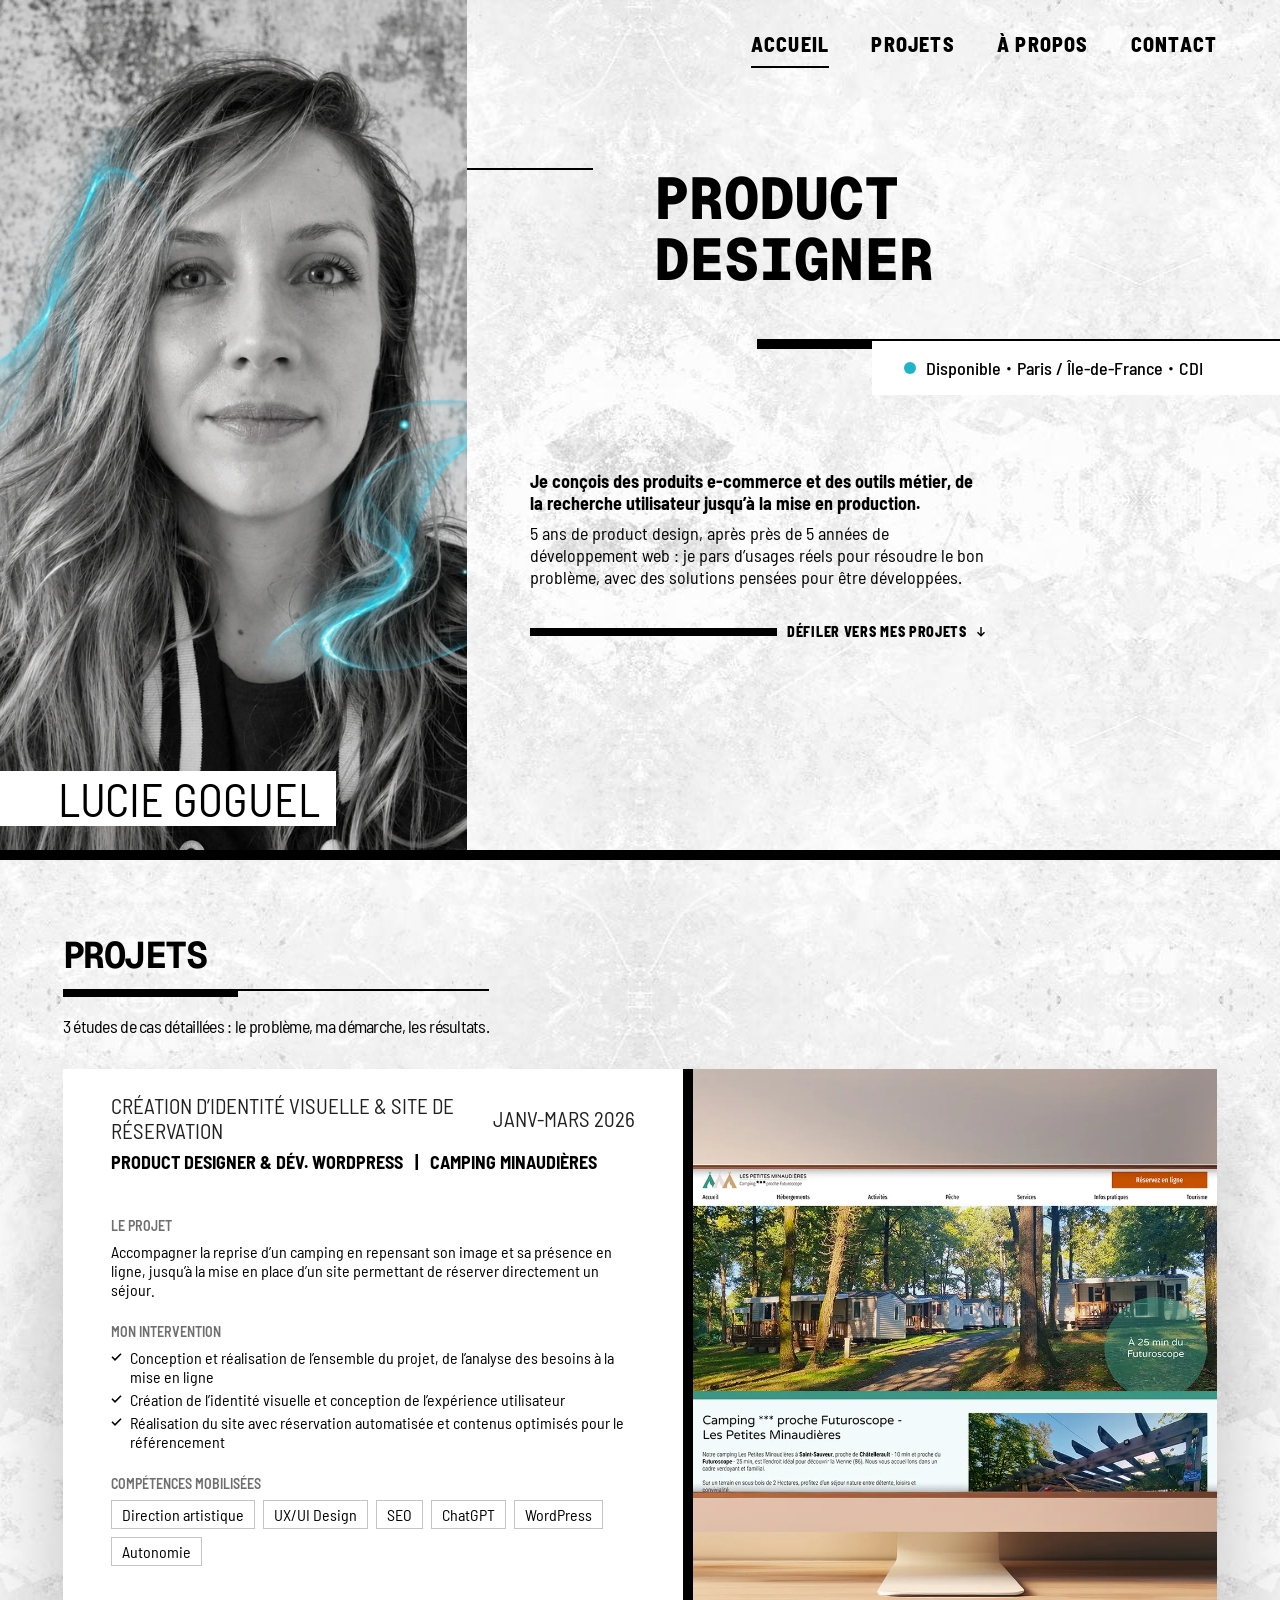
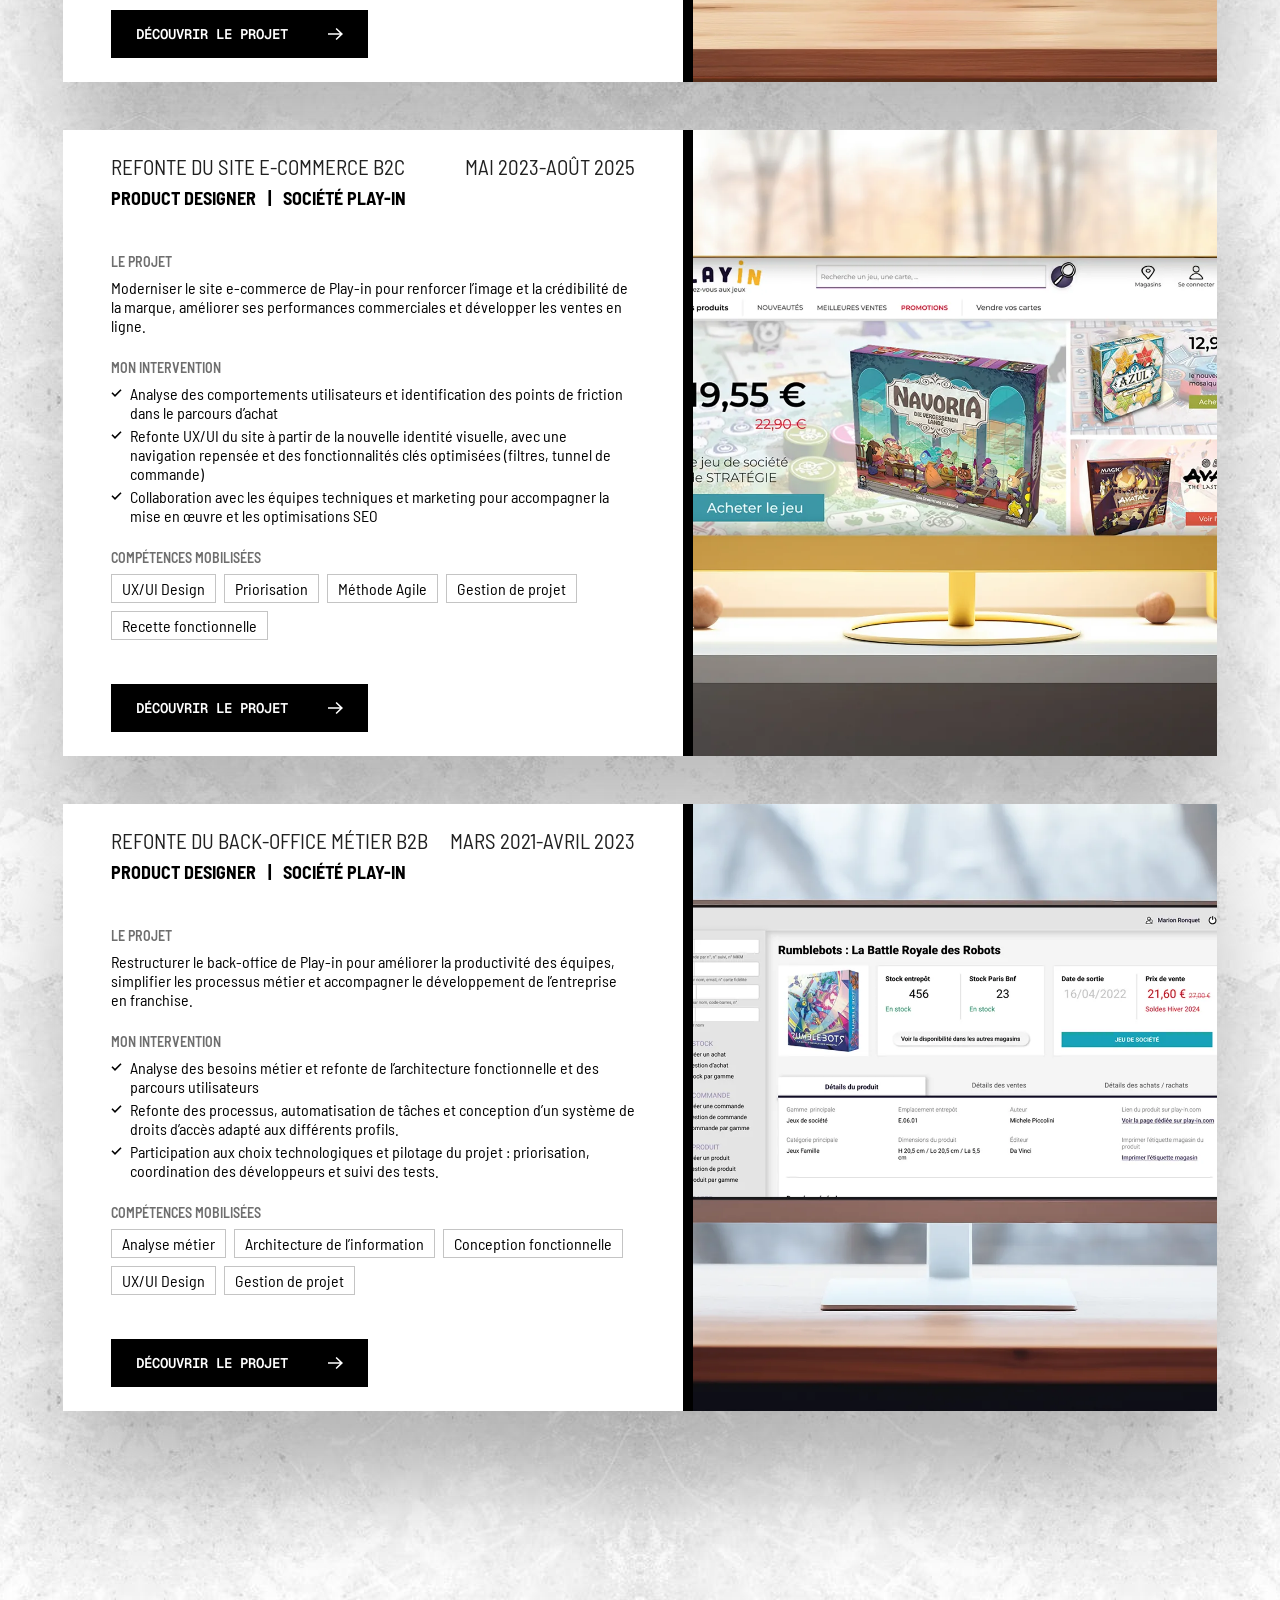
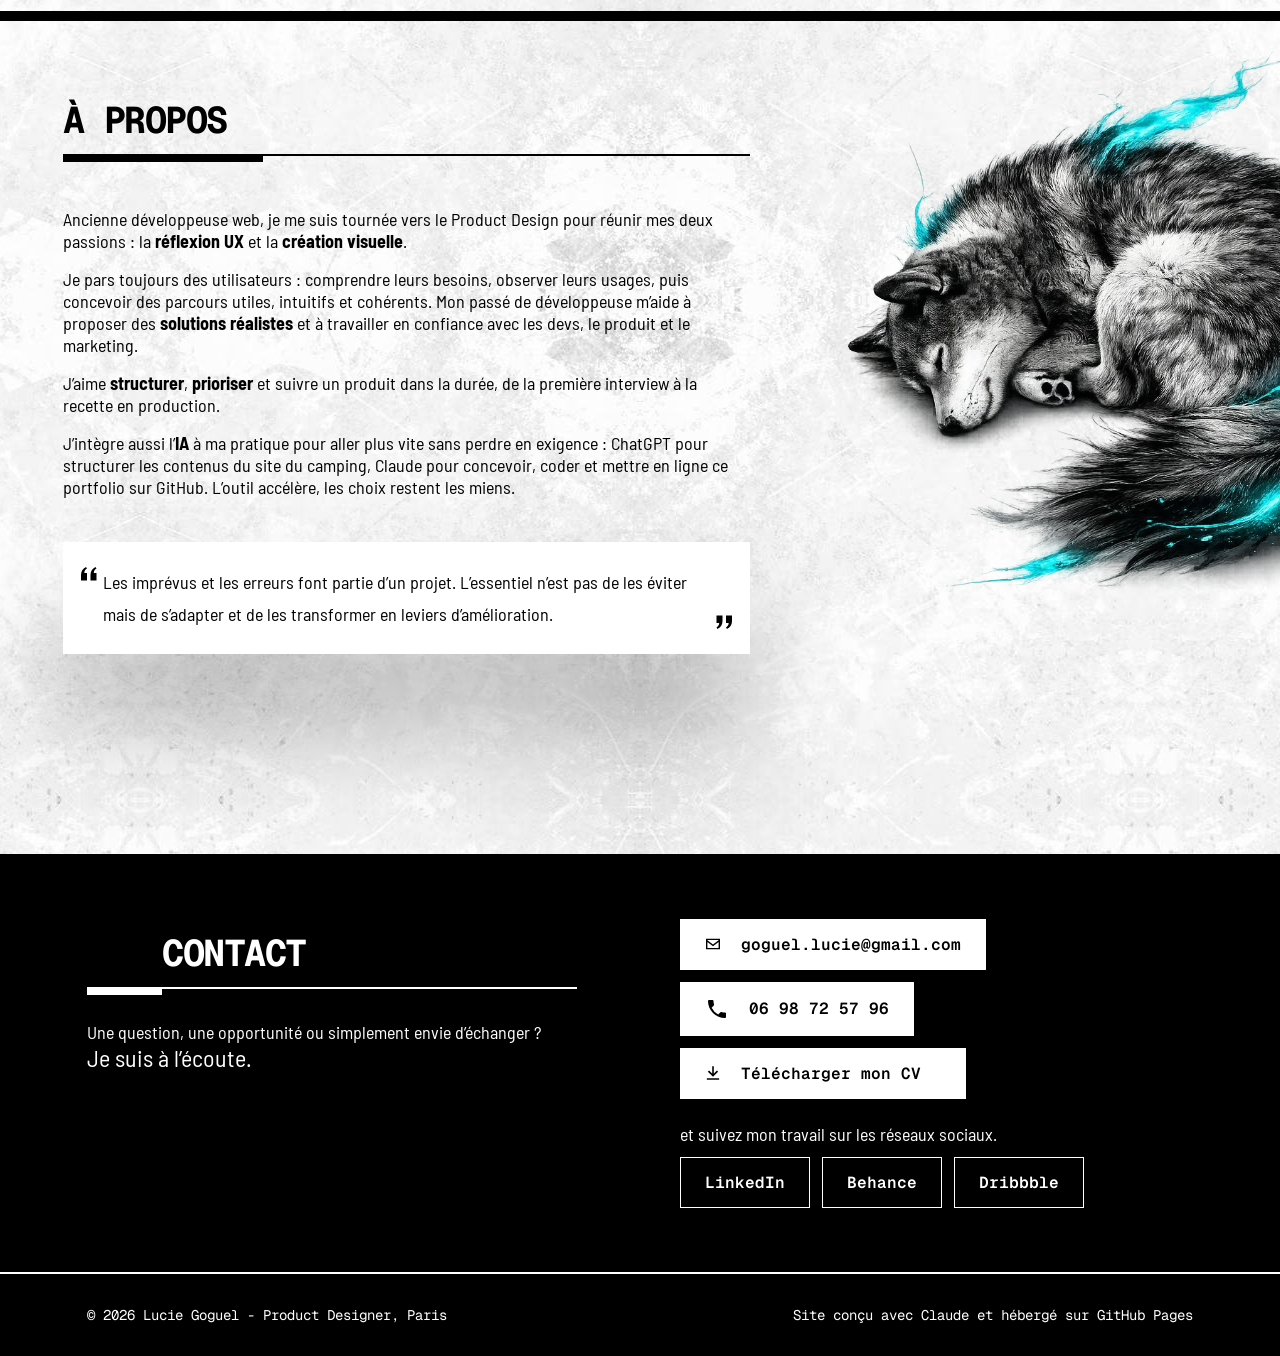
<file: index.html>
<!doctype html>
<html lang="fr">
<head>
  <meta charset="utf-8">
  <meta name="viewport" content="width=device-width, initial-scale=1">
  <title>Lucie Goguel — Product Designer UX/UI à Paris</title>
  <meta name="description" content="Lucie Goguel, Product Designer à Paris : e-commerce et outils métier B2B, de la recherche utilisateur à la mise en production. Ancienne développeuse web.">
  <meta name="author" content="Lucie Goguel">
  <link rel="canonical" href="https://luciegoguel.github.io/portfolio/">

  <meta property="og:type" content="website">
  <meta property="og:locale" content="fr_FR">
  <meta property="og:url" content="https://luciegoguel.github.io/portfolio/">
  <meta property="og:title" content="Lucie Goguel — Product Designer">
  <meta property="og:description" content="E-commerce et outils métier B2B, de la recherche utilisateur à la mise en production.">
  <meta property="og:image" content="https://luciegoguel.github.io/portfolio/assets/img/og-image.jpg">
  <meta name="twitter:card" content="summary_large_image">

  <link rel="icon" href="assets/img/favicon.svg" type="image/svg+xml">
  <link rel="preconnect" href="https://fonts.googleapis.com">
  <link rel="preconnect" href="https://fonts.gstatic.com" crossorigin>
  <link rel="stylesheet" href="https://fonts.googleapis.com/css2?family=Barlow+Semi+Condensed:wght@400;500;600;700;800&family=Geist+Mono:wght@400;600;700;800&display=swap">
  <link rel="stylesheet" href="assets/css/style.css">
</head>
<body>
  <a class="skip-link" href="#projets">Aller aux projets</a>

  <!-- ===================== PARTIE I : PRÉSENTATION ===================== -->
  <header class="hero" id="accueil">
    <figure class="hero__photo">
      <img src="assets/img/lucie-goguel.webp" alt="Portrait de Lucie Goguel" width="1347" height="2048" fetchpriority="high">
      <p class="hero__name" aria-hidden="true">Lucie Goguel</p>
    </figure>

    <div class="hero__content">
      <nav class="nav" aria-label="Navigation principale">
        <button class="nav__toggle" type="button" aria-expanded="false" aria-controls="menu-principal">
          <span class="sr-only">Menu</span>
          <svg class="nav__icon-open" aria-hidden="true" width="22" height="16" viewBox="0 0 22 16" fill="currentColor"><path d="M0 0h22v2.4H0zm0 6.8h22v2.4H0zm0 6.8h22V16H0z"/></svg>
          <svg class="nav__icon-close" aria-hidden="true" width="18" height="18" viewBox="0 0 18 18" fill="none" stroke="currentColor" stroke-width="2.4"><path d="M1.5 1.5l15 15M16.5 1.5l-15 15"/></svg>
        </button>
        <ul id="menu-principal">
          <li><a href="#accueil" aria-current="page">Accueil</a></li>
          <li><a href="#projets">Projets</a></li>
          <li><a href="#a-propos">À propos</a></li>
          <li><a href="#contact">Contact</a></li>
        </ul>
      </nav>

      <div class="hero__title">
        <h1><span class="sr-only">Lucie Goguel, </span>Product<br>Designer</h1>
      </div>

      <div class="hero__hiring">
        <div class="hero__hiring-rule" aria-hidden="true"></div>
        <p class="status-tag">
          <span class="dot" aria-hidden="true"></span>Disponible
          <span class="sep" aria-hidden="true">●</span>Paris / Île-de-France
          <span class="sep" aria-hidden="true">●</span>CDI
        </p>
      </div>

      <div class="hero__intro">
        <div class="hero__text">
          <p class="hero__lead">Je conçois des produits e-commerce et des outils métier, de la recherche utilisateur jusqu’à la mise en production.</p>
          <p>5 ans de product design, après près de 5 années de développement web : je pars d’usages réels pour résoudre le bon problème, avec des solutions pensées pour être développées.</p>
        </div>
        <a class="scroll-cue" href="#projets">Défiler vers mes projets
          <svg aria-hidden="true" width="8" height="10" viewBox="0 0 8 10" fill="currentColor"><path d="M3.3 0h1.4v7.1L7 4.8 8 5.8 4 9.8 0 5.8l1-1 2.3 2.3z"/></svg>
        </a>
      </div>
    </div>
  </header>

  <main>
    <!-- ===================== PARTIE II : PROJETS ===================== -->
    <section class="projects" id="projets" aria-labelledby="projets-titre">
      <div class="projects__head">
        <div class="section-head">
          <h2 class="section-title" id="projets-titre">Projets</h2>
        </div>
        <p class="projects__intro">3 études de cas détaillées : le problème, ma démarche, les résultats.</p>
      </div>

      <ul class="projects__list">
        <!-- Projet 01 -->
        <li>
          <article class="card" aria-labelledby="p1-titre">
            <div class="card__body">
              <div class="card__titles">
                <div class="card__titlerow">
                  <h3 class="card__title" id="p1-titre">Création d’identité visuelle &amp; site de réservation</h3>
                  <p class="card__date">Janv-Mars 2026</p>
                </div>
                <p class="card__role"><span>Product Designer &amp; Dév. WordPress</span><span class="sep" aria-hidden="true">   |   </span><span>Camping Minaudières</span></p>
              </div>

              <div class="card__list">
                <div class="card__group">
                  <p class="card__label">Le projet</p>
                  <p>Accompagner la reprise d’un camping en repensant son image et sa présence en ligne, jusqu’à la mise en place d’un site permettant de réserver directement un séjour.</p>
                </div>
                <div class="card__group">
                  <p class="card__label">Mon intervention</p>
                  <ul class="checklist">
                    <li><svg aria-hidden="true" viewBox="0 0 11 8" fill="none" stroke="currentColor" stroke-width="1.6"><path d="M1 3.8 4 6.8 10 .8"/></svg>Conception et réalisation de l’ensemble du projet, de l’analyse des besoins à la mise en ligne</li>
                    <li><svg aria-hidden="true" viewBox="0 0 11 8" fill="none" stroke="currentColor" stroke-width="1.6"><path d="M1 3.8 4 6.8 10 .8"/></svg>Création de l’identité visuelle et conception de l’expérience utilisateur</li>
                    <li><svg aria-hidden="true" viewBox="0 0 11 8" fill="none" stroke="currentColor" stroke-width="1.6"><path d="M1 3.8 4 6.8 10 .8"/></svg>Réalisation du site avec réservation automatisée et contenus optimisés pour le référencement</li>
                  </ul>
                </div>
                <div class="card__group">
                  <p class="card__label">Compétences mobilisées</p>
                  <ul class="tags">
                    <li>Direction artistique</li><li>UX/UI Design</li><li>SEO</li><li>ChatGPT</li><li>WordPress</li><li>Autonomie</li>
                  </ul>
                </div>
              </div>

              <a class="btn btn--dark" href="projets/camping-minaudieres/">
                Découvrir le projet<span class="sr-only"> : site de réservation du Camping Minaudières</span>
                <svg aria-hidden="true" width="15" height="12" viewBox="0 0 15 12" fill="currentColor"><path d="M8.6 0 7.6 1l4.3 4.3H0v1.4h11.9L7.6 11l1 1 6.4-6z"/></svg>
              </a>
            </div>
            <figure class="card__media">
              <img src="assets/img/camping-minaudieres.webp" alt="Page d’accueil du site du Camping Les Petites Minaudières affichée sur un écran d’ordinateur" width="1920" height="1107" loading="lazy">
            </figure>
          </article>
        </li>

        <!-- Projet 02 -->
        <li>
          <article class="card" aria-labelledby="p2-titre">
            <div class="card__body">
              <div class="card__titles">
                <div class="card__titlerow">
                  <h3 class="card__title" id="p2-titre">Refonte du site e-commerce B2C</h3>
                  <p class="card__date">Mai 2023-Août 2025</p>
                </div>
                <p class="card__role"><span>Product Designer</span><span class="sep" aria-hidden="true">   |   </span><span>Société Play-in</span></p>
              </div>

              <div class="card__list">
                <div class="card__group">
                  <p class="card__label">Le projet</p>
                  <p>Moderniser le site e-commerce de Play-in pour renforcer l’image et la crédibilité de la marque, améliorer ses performances commerciales et développer les ventes en ligne.</p>
                </div>
                <div class="card__group">
                  <p class="card__label">Mon intervention</p>
                  <ul class="checklist">
                    <li><svg aria-hidden="true" viewBox="0 0 11 8" fill="none" stroke="currentColor" stroke-width="1.6"><path d="M1 3.8 4 6.8 10 .8"/></svg>Analyse des comportements utilisateurs et identification des points de friction dans le parcours d’achat</li>
                    <li><svg aria-hidden="true" viewBox="0 0 11 8" fill="none" stroke="currentColor" stroke-width="1.6"><path d="M1 3.8 4 6.8 10 .8"/></svg>Refonte UX/UI du site à partir de la nouvelle identité visuelle, avec une navigation repensée et des fonctionnalités clés optimisées (filtres, tunnel de commande)</li>
                    <li><svg aria-hidden="true" viewBox="0 0 11 8" fill="none" stroke="currentColor" stroke-width="1.6"><path d="M1 3.8 4 6.8 10 .8"/></svg>Collaboration avec les équipes techniques et marketing pour accompagner la mise en œuvre et les optimisations SEO</li>
                  </ul>
                </div>
                <div class="card__group">
                  <p class="card__label">Compétences mobilisées</p>
                  <ul class="tags">
                    <li>UX/UI Design</li><li>Priorisation</li><li>Méthode Agile</li><li>Gestion de projet</li><li>Recette fonctionnelle</li>
                  </ul>
                </div>
              </div>

              <a class="btn btn--dark" href="projets/refonte-site-e-commerce-play-in/">
                Découvrir le projet<span class="sr-only"> : refonte du site e-commerce Play-in</span>
                <svg aria-hidden="true" width="15" height="12" viewBox="0 0 15 12" fill="currentColor"><path d="M8.6 0 7.6 1l4.3 4.3H0v1.4h11.9L7.6 11l1 1 6.4-6z"/></svg>
              </a>
            </div>
            <figure class="card__media">
              <img src="assets/img/play-in-ecommerce.webp" alt="Page d’accueil du site e-commerce Play-in affichée sur un écran d’ordinateur" width="1920" height="1107" loading="lazy">
            </figure>
          </article>
        </li>

        <!-- Projet 03 -->
        <li>
          <article class="card" aria-labelledby="p3-titre">
            <div class="card__body">
              <div class="card__titles">
                <div class="card__titlerow">
                  <h3 class="card__title" id="p3-titre">Refonte du back-office métier B2B</h3>
                  <p class="card__date">Mars 2021-Avril 2023</p>
                </div>
                <p class="card__role"><span>Product Designer</span><span class="sep" aria-hidden="true">   |   </span><span>Société Play-in</span></p>
              </div>

              <div class="card__list">
                <div class="card__group">
                  <p class="card__label">Le projet</p>
                  <p>Restructurer le back-office de Play-in pour améliorer la productivité des équipes, simplifier les processus métier et accompagner le développement de l’entreprise en franchise.</p>
                </div>
                <div class="card__group">
                  <p class="card__label">Mon intervention</p>
                  <ul class="checklist">
                    <li><svg aria-hidden="true" viewBox="0 0 11 8" fill="none" stroke="currentColor" stroke-width="1.6"><path d="M1 3.8 4 6.8 10 .8"/></svg>Analyse des besoins métier et refonte de l’architecture fonctionnelle et des parcours utilisateurs</li>
                    <li><svg aria-hidden="true" viewBox="0 0 11 8" fill="none" stroke="currentColor" stroke-width="1.6"><path d="M1 3.8 4 6.8 10 .8"/></svg>Refonte des processus, automatisation de tâches et conception d’un système de droits d’accès adapté aux différents profils.</li>
                    <li><svg aria-hidden="true" viewBox="0 0 11 8" fill="none" stroke="currentColor" stroke-width="1.6"><path d="M1 3.8 4 6.8 10 .8"/></svg>Participation aux choix technologiques et pilotage du projet : priorisation, coordination des développeurs et suivi des tests.</li>
                  </ul>
                </div>
                <div class="card__group">
                  <p class="card__label">Compétences mobilisées</p>
                  <ul class="tags">
                    <li>Analyse métier</li><li>Architecture de l’information</li><li>Conception fonctionnelle</li><li>UX/UI Design</li><li>Gestion de projet</li>
                  </ul>
                </div>
              </div>

              <a class="btn btn--dark" href="projets/refonte-back-office-play-in/">
                Découvrir le projet<span class="sr-only"> : refonte du back-office Play-in</span>
                <svg aria-hidden="true" width="15" height="12" viewBox="0 0 15 12" fill="currentColor"><path d="M8.6 0 7.6 1l4.3 4.3H0v1.4h11.9L7.6 11l1 1 6.4-6z"/></svg>
              </a>
            </div>
            <figure class="card__media">
              <img src="assets/img/play-in-back-office.webp" alt="Fiche produit du back-office Play-in affichée sur un écran d’ordinateur" width="1920" height="1107" loading="lazy">
            </figure>
          </article>
        </li>
      </ul>
    </section>

    <!-- ===================== PARTIE III : À PROPOS ===================== -->
    <section class="about" id="a-propos" aria-labelledby="apropos-titre">
      <div class="about__left">
        <div class="section-head">
          <h2 class="section-title" id="apropos-titre">À propos</h2>
        </div>
        <div class="about__body">
          <div class="about__texts">
            <p>Ancienne développeuse web, je me suis tournée vers le Product Design pour réunir mes deux passions : la <strong>réflexion UX</strong> et la <strong>création visuelle</strong>.</p>
            <p>Je pars toujours des utilisateurs : comprendre leurs besoins, observer leurs usages, puis concevoir des parcours utiles, intuitifs et cohérents. Mon passé de développeuse m’aide à proposer des <strong>solutions réalistes</strong> et à travailler en confiance avec les devs, le produit et le marketing.</p>
            <p>J’aime <strong>structurer</strong>, <strong>prioriser</strong> et suivre un produit dans la durée, de la première interview à la recette en production.</p>
            <p>J’intègre aussi l’<strong>IA</strong> à ma pratique pour aller plus vite sans perdre en exigence : ChatGPT pour structurer les contenus du site du camping, Claude pour concevoir, coder et mettre en ligne ce portfolio sur GitHub. L’outil accélère, les choix restent les miens.</p>
          </div>
          <blockquote class="quote">
            <svg class="q-open" aria-hidden="true" viewBox="0 0 20 20" fill="currentColor"><path d="M2 16.5V11c0-3.6 1.6-6.3 5-8l1 1.6C6.3 5.6 5.4 7 5.3 9H8v7.5zm9.5 0V11c0-3.6 1.6-6.3 5-8l1 1.6c-1.7 1-2.6 2.4-2.7 4.4h2.7v7.5z"/></svg>
            <p>Les imprévus et les erreurs font partie d’un projet. L’essentiel n’est pas de les éviter mais de s’adapter et de les transformer en leviers d’amélioration.</p>
            <svg class="q-close" aria-hidden="true" viewBox="0 0 20 20" fill="currentColor"><path d="M18 3.5V9c0 3.6-1.6 6.3-5 8l-1-1.6c1.7-1 2.6-2.4 2.7-4.4H12V3.5zm-9.5 0V9c0 3.6-1.6 6.3-5 8l-1-1.6C4.2 14.4 5.1 13 5.2 11H2.5V3.5z"/></svg>
          </blockquote>
        </div>
      </div>
      <figure class="about__wolf">
        <picture>
          <source media="(max-width: 1023px)" srcset="assets/img/loup-entier.webp" width="1226" height="1022">
          <img src="assets/img/loup.webp" alt="" width="856" height="936" loading="lazy">
        </picture>
      </figure>
    </section>

    <!-- ===================== PARTIE IV : CONTACT ===================== -->
    <section class="contact" id="contact" aria-labelledby="contact-titre">
      <div class="contact__left">
        <div class="section-head">
          <h2 class="section-title" id="contact-titre">Contact</h2>
        </div>
        <div>
          <p>Une question, une opportunité ou simplement envie d’échanger ?</p>
          <p class="contact__text-big">Je suis à l’écoute.</p>
        </div>
      </div>
      <div class="contact__right">
        <div class="contact__buttons">
          <a class="btn btn--light" href="mailto:goguel.lucie@gmail.com">
            <svg aria-hidden="true" width="16" height="16" viewBox="0 0 24 24" fill="currentColor"><path d="M1.5 4h21v16h-21zm2.1 2v.4l8.4 6.4 8.4-6.4V6zm16.8 3L12 15.4 3.6 9V18h16.8z"/></svg>
            goguel.lucie@gmail.com
          </a>
          <a class="btn btn--light" href="tel:+33698725796">
            <svg aria-hidden="true" width="24" height="24" viewBox="0 0 24 24" fill="currentColor"><path d="M6.6 10.8a15.2 15.2 0 0 0 6.6 6.6l2.2-2.2a1 1 0 0 1 1-.25c1.1.37 2.3.57 3.6.57a1 1 0 0 1 1 1V20a1 1 0 0 1-1 1A17 17 0 0 1 3 4a1 1 0 0 1 1-1h3.5a1 1 0 0 1 1 1c0 1.3.2 2.5.57 3.6a1 1 0 0 1-.25 1l-2.2 2.2z"/></svg>
            06 98 72 57 96
          </a>
          <a class="btn btn--light" href="cv/CV_Lucie_Goguel_-_Product_Designer.pdf" download>
            <svg aria-hidden="true" width="16" height="16" viewBox="0 0 24 24" fill="none" stroke="currentColor" stroke-width="2.4" stroke-linecap="square"><path d="M12 3v12M6 10l6 6 6-6M4 21h16"/></svg>
            Télécharger mon CV<span class="sr-only"> (PDF, 2 Mo)</span>
          </a>
        </div>
        <div class="contact__social-group">
          <p>et suivez mon travail sur les réseaux sociaux.</p>
          <ul class="contact__social">
            <li><a class="btn btn--outline" href="https://www.linkedin.com/in/lucie-goguel/" rel="noopener" target="_blank">LinkedIn<span class="sr-only"> (nouvel onglet)</span></a></li>
            <li><a class="btn btn--outline" href="https://www.behance.net/goguel-lucie" rel="noopener" target="_blank">Behance<span class="sr-only"> (nouvel onglet)</span></a></li>
            <li><a class="btn btn--outline" href="https://dribbble.com/Bulleet_" rel="noopener" target="_blank">Dribbble<span class="sr-only"> (nouvel onglet)</span></a></li>
          </ul>
        </div>
      </div>
    </section>
  </main>

  <!-- ===================== PARTIE V : FOOTER ===================== -->
  <footer class="footer">
    <p>© 2026 Lucie Goguel - Product Designer, Paris</p>
    <p class="footer__credit">Site conçu avec Claude et hébergé sur GitHub Pages</p>
  </footer>
  <script>
    // Arrivée avec une ancre (#projets, #contact…) : on se repositionne une fois
    // les polices et les images chargées, car elles décalent la page.
    (function () {
      if (!location.hash) return;
      function go() {
        var el = document.getElementById(decodeURIComponent(location.hash.slice(1)));
        if (el) el.scrollIntoView({ behavior: 'instant', block: 'start' });
      }
      if ('scrollRestoration' in history) history.scrollRestoration = 'manual';
      window.addEventListener('load', function () {
        (document.fonts && document.fonts.ready ? document.fonts.ready : Promise.resolve()).then(function () {
          requestAnimationFrame(go);
        });
      });
    })();
  </script>
  <a class="to-top" href="#accueil" aria-label="Retour en haut de la page">
    <svg aria-hidden="true" width="14" height="18" viewBox="0 0 12 15" fill="currentColor"><path d="M0 6.4 1 7.4l4.3-4.3V15h1.4V3.1L11 7.4l1-1L6 .4z"/></svg>
  </a>
  <script>
    (function () {
      var b = document.querySelector('.to-top');
      var dark = document.querySelectorAll('.contact, .footer, .st-section--black'), wolf = document.querySelector('.about__wolf img');
      function upd() {
        // Apparaît après 300 px de défilement, ne disparaît qu'à 100 px du haut
        var sy = window.scrollY;
        if (sy > 300) b.classList.add('is-visible');
        else if (sy < 100) b.classList.remove('is-visible');
        var r = b.getBoundingClientRect(), y = r.top + r.height / 2, onDark = false;
        dark.forEach(function (d) { var q = d.getBoundingClientRect(); if (y >= q.top && y <= q.bottom) onDark = true; });
        // Desktop : le loup touche le bord droit, juste sous le bouton
        if (wolf && window.innerWidth >= 1024) {
          var w = wolf.getBoundingClientRect(), x = r.left + r.width / 2;
          if (y >= w.top && y <= w.bottom && x >= w.left && x <= w.right) onDark = true;
        }
        b.classList.toggle('is-dark', onDark);
      }
      window.addEventListener('resize', upd);
      window.addEventListener('scroll', upd, { passive: true }); upd();
    })();
  </script>
  <script>
    // Menu hamburger (mobile)
    (function () {
      var nav = document.querySelector('.nav'), t = nav && nav.querySelector('.nav__toggle');
      if (!t) return;
      function set(open) {
        nav.classList.toggle('is-open', open);
        document.body.classList.toggle('menu-open', open);
        t.setAttribute('aria-expanded', open);
        t.querySelector('.sr-only').textContent = open ? 'Fermer le menu' : 'Menu';
      }
      t.addEventListener('click', function () { set(!nav.classList.contains('is-open')); });
      nav.querySelectorAll('ul a').forEach(function (a) { a.addEventListener('click', function () { set(false); }); });
      document.addEventListener('keydown', function (e) { if (e.key === 'Escape' && nav.classList.contains('is-open')) { set(false); t.focus(); } });
      window.addEventListener('resize', function () { if (window.innerWidth > 750) set(false); });
    })();
  </script>
</body>
</html>
</file>
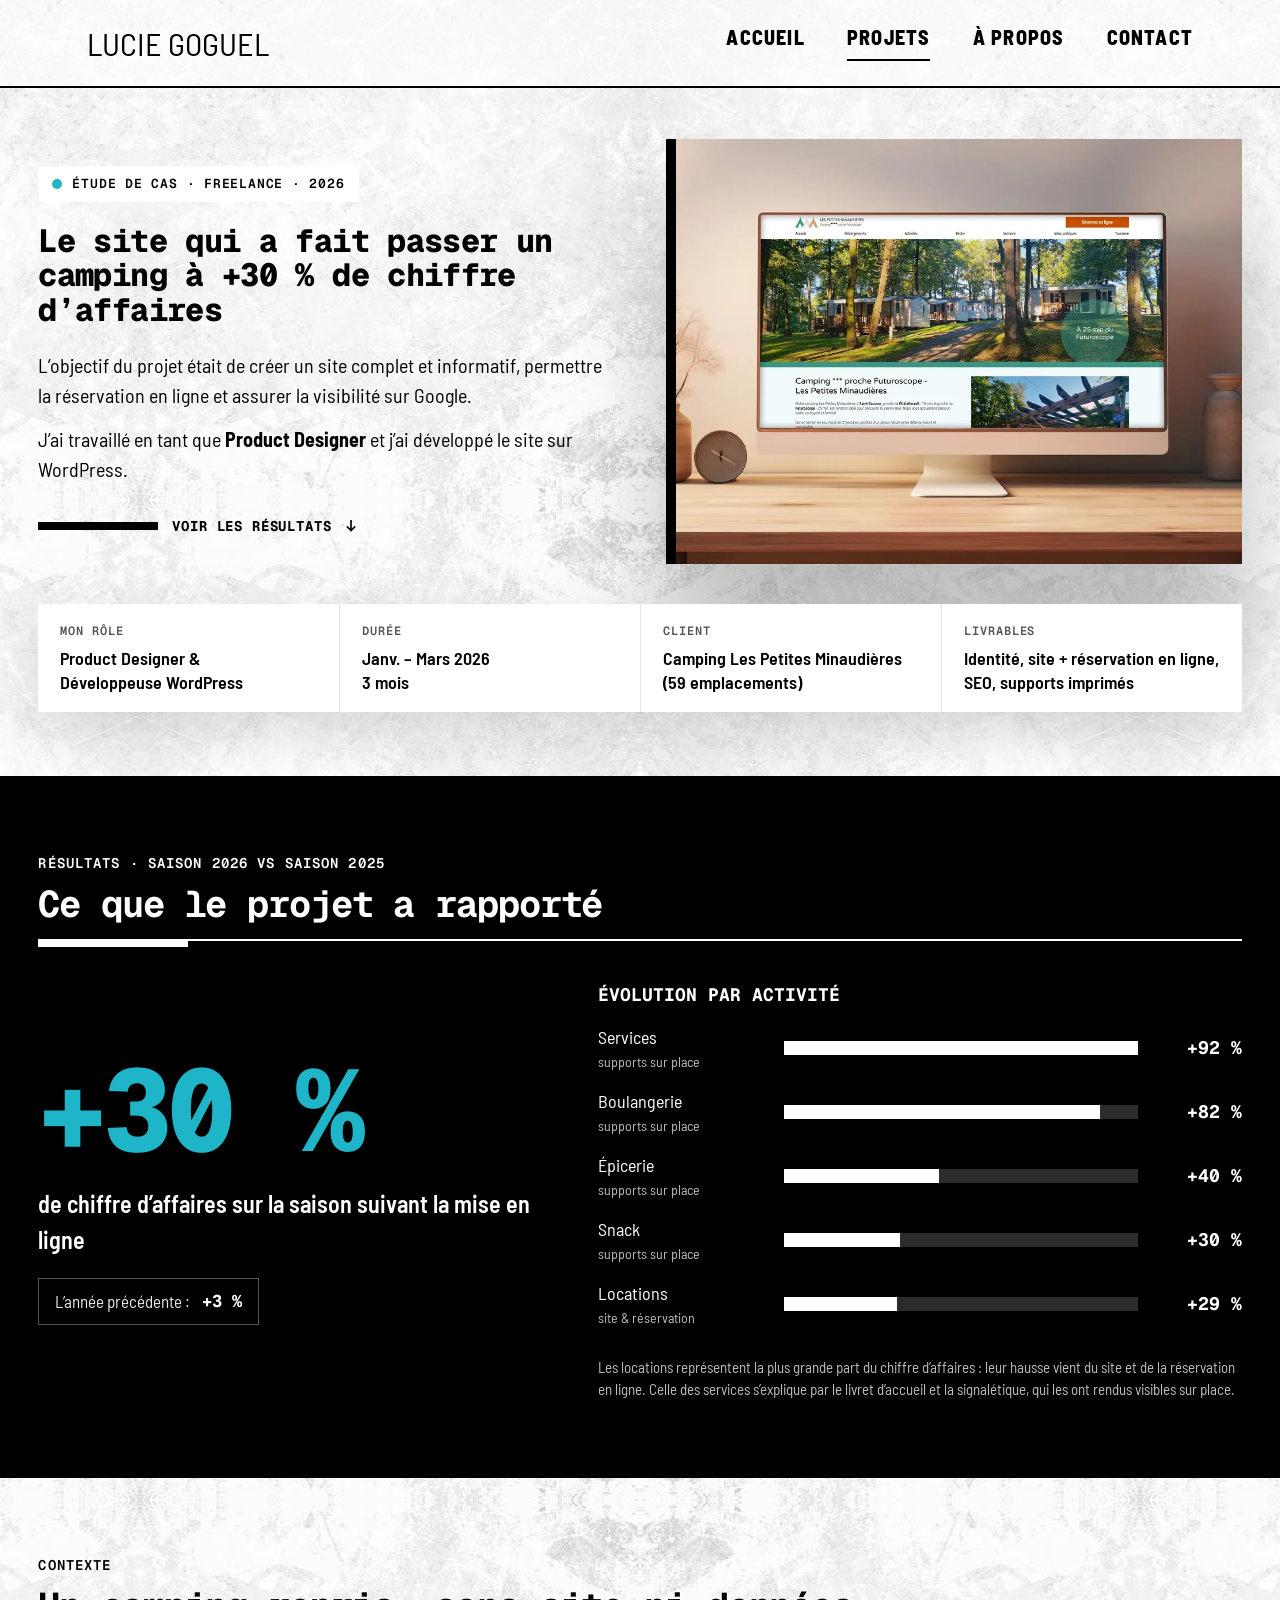
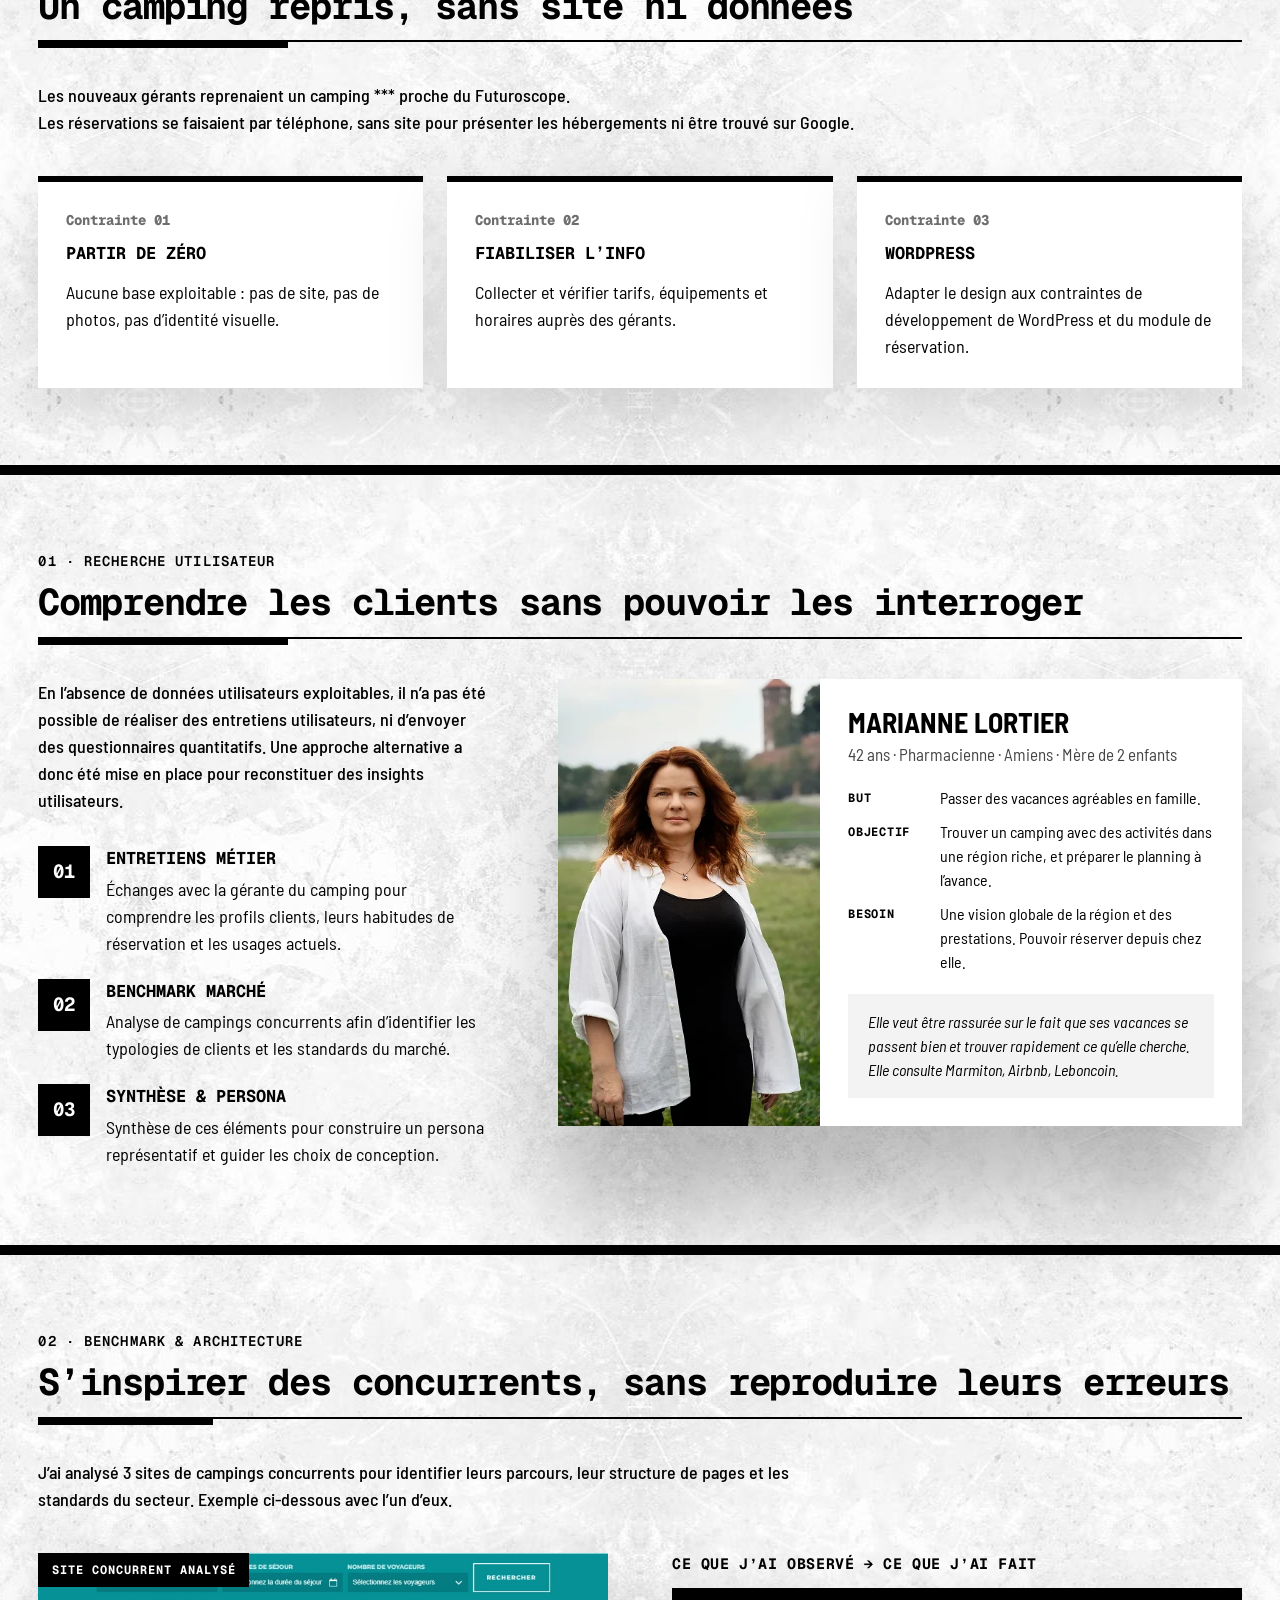
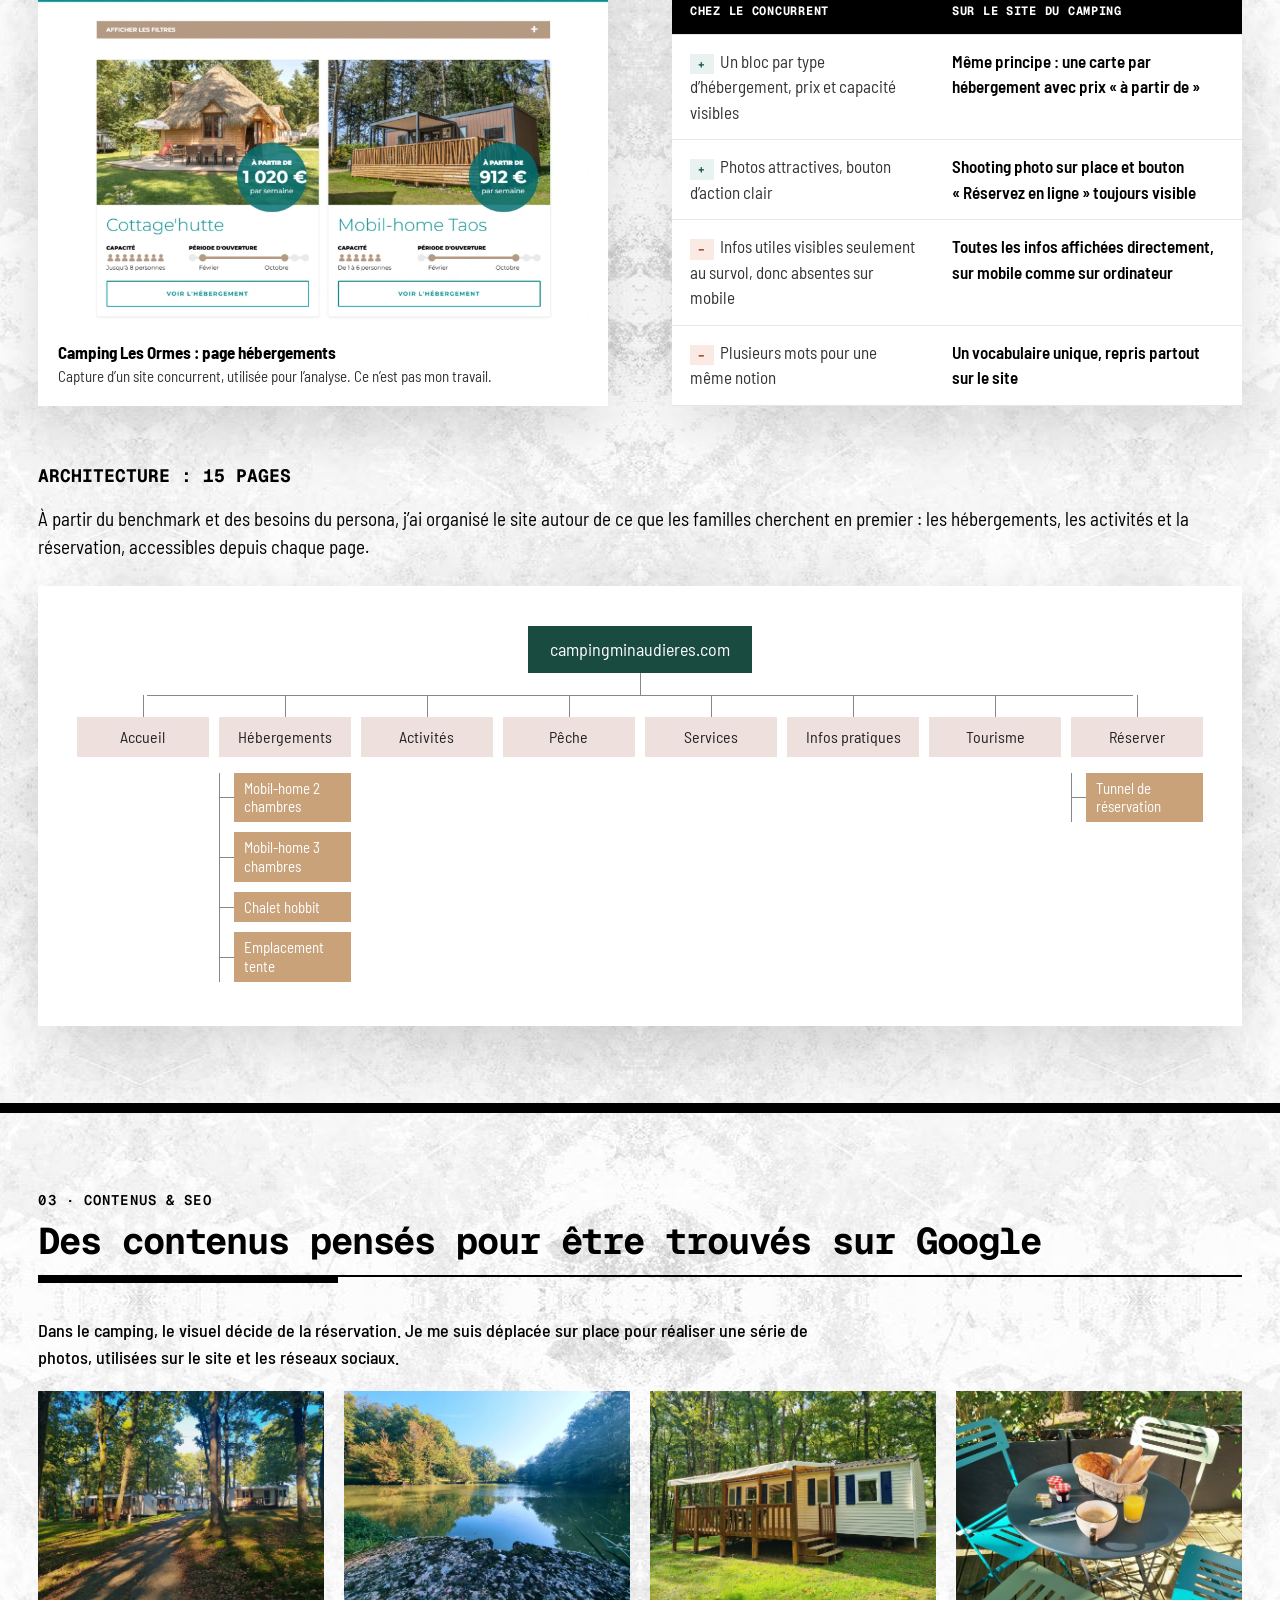
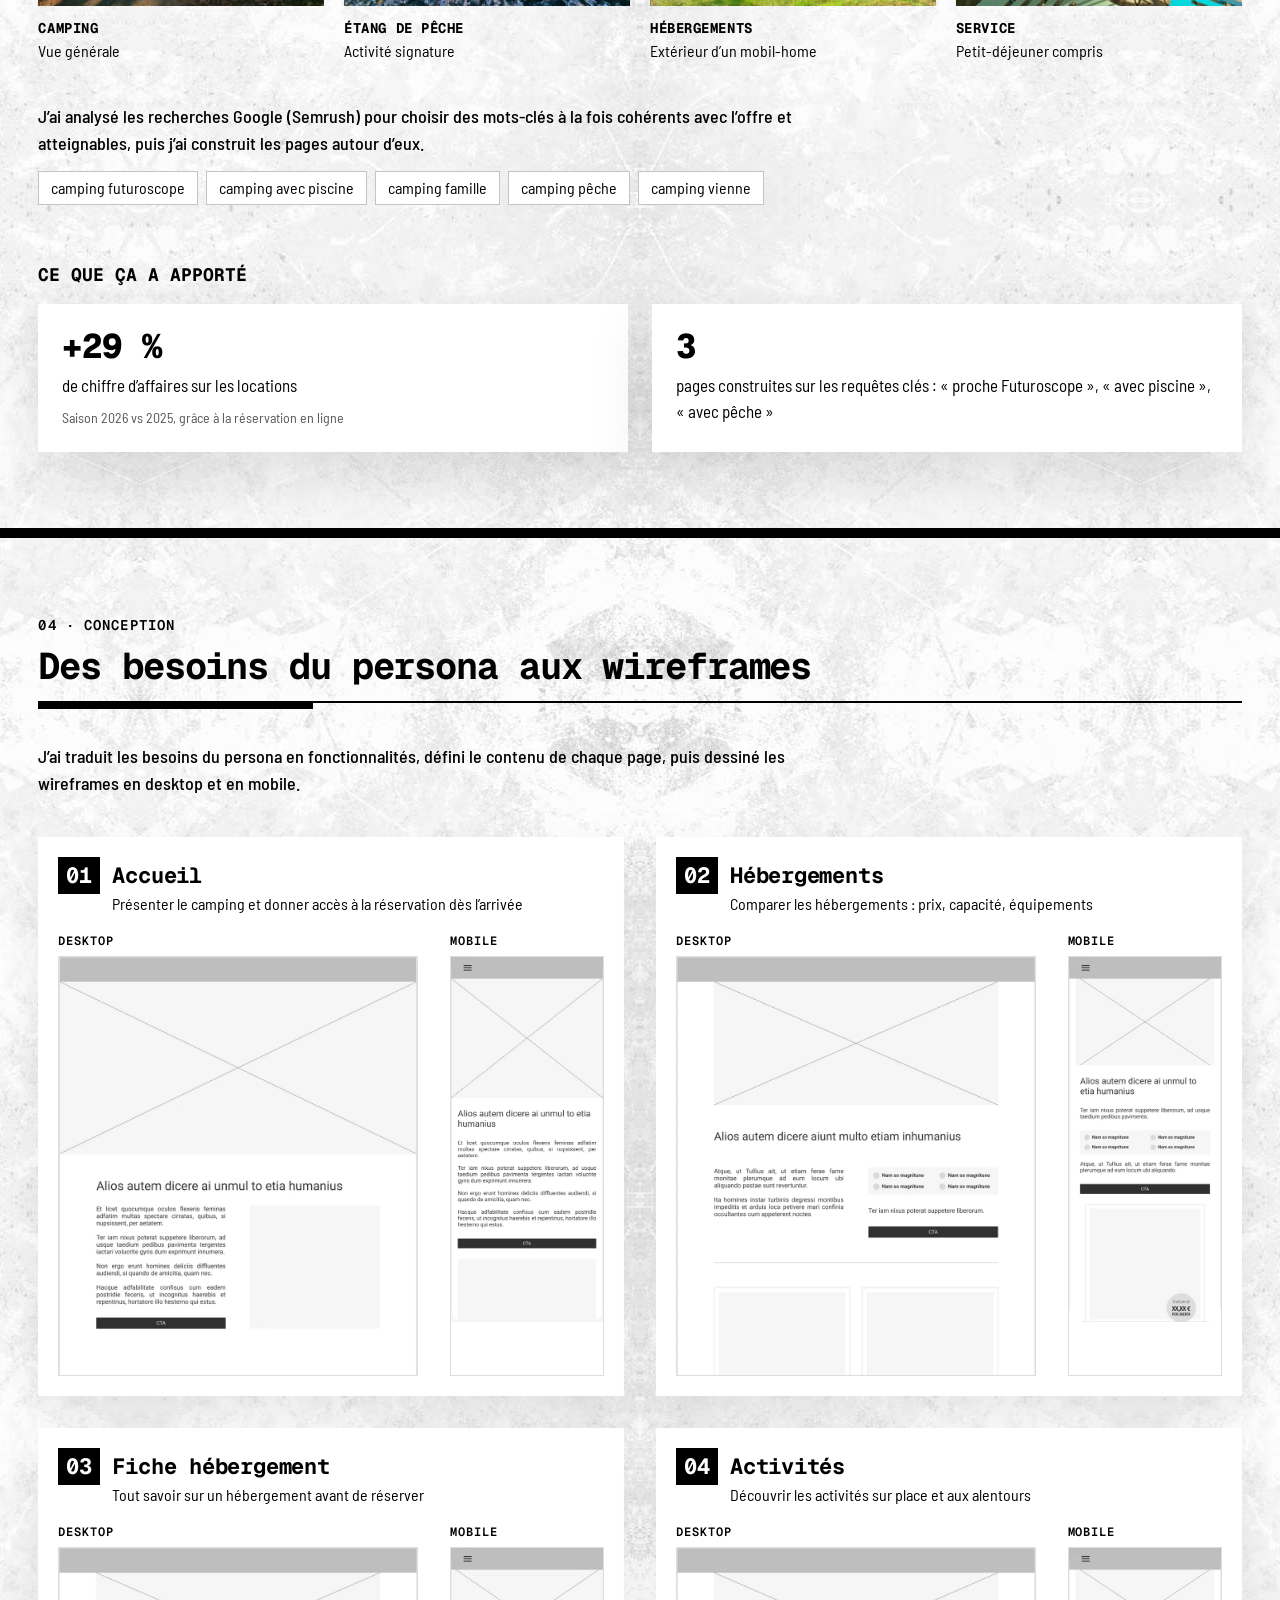
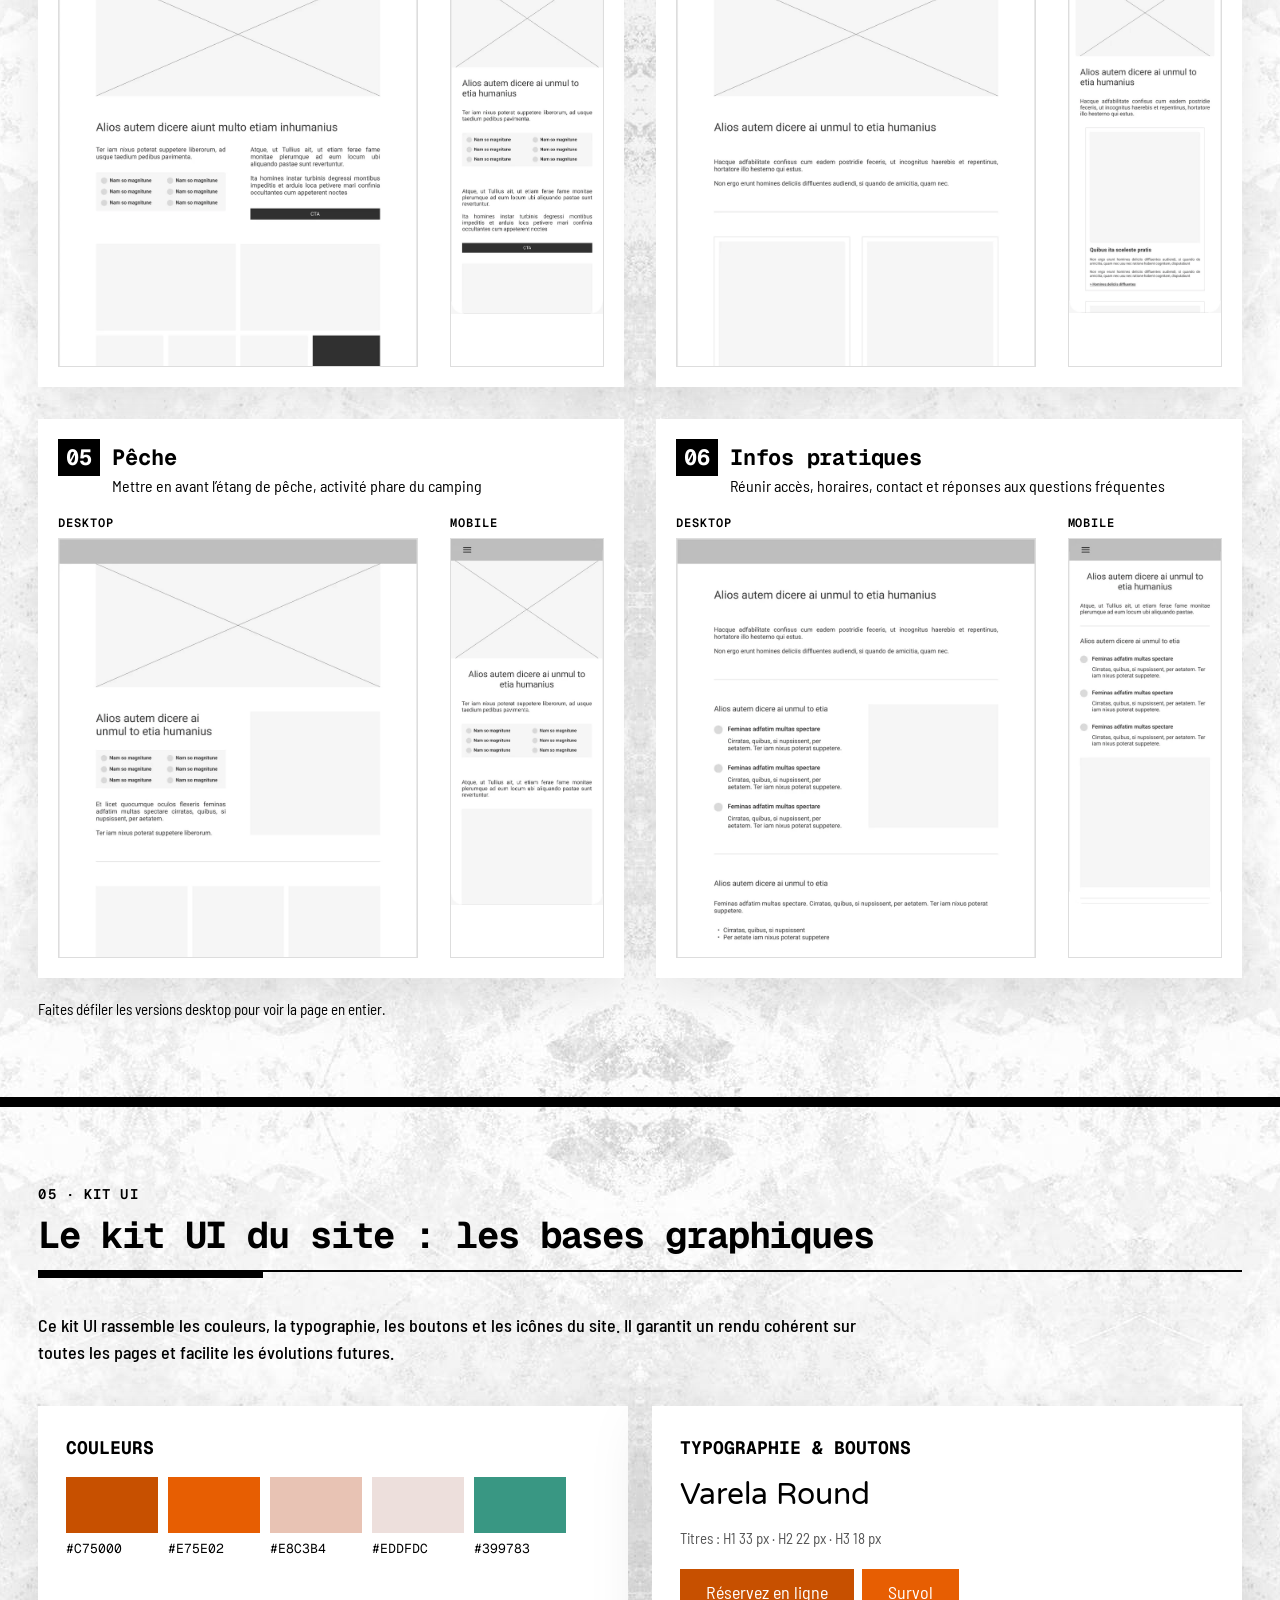
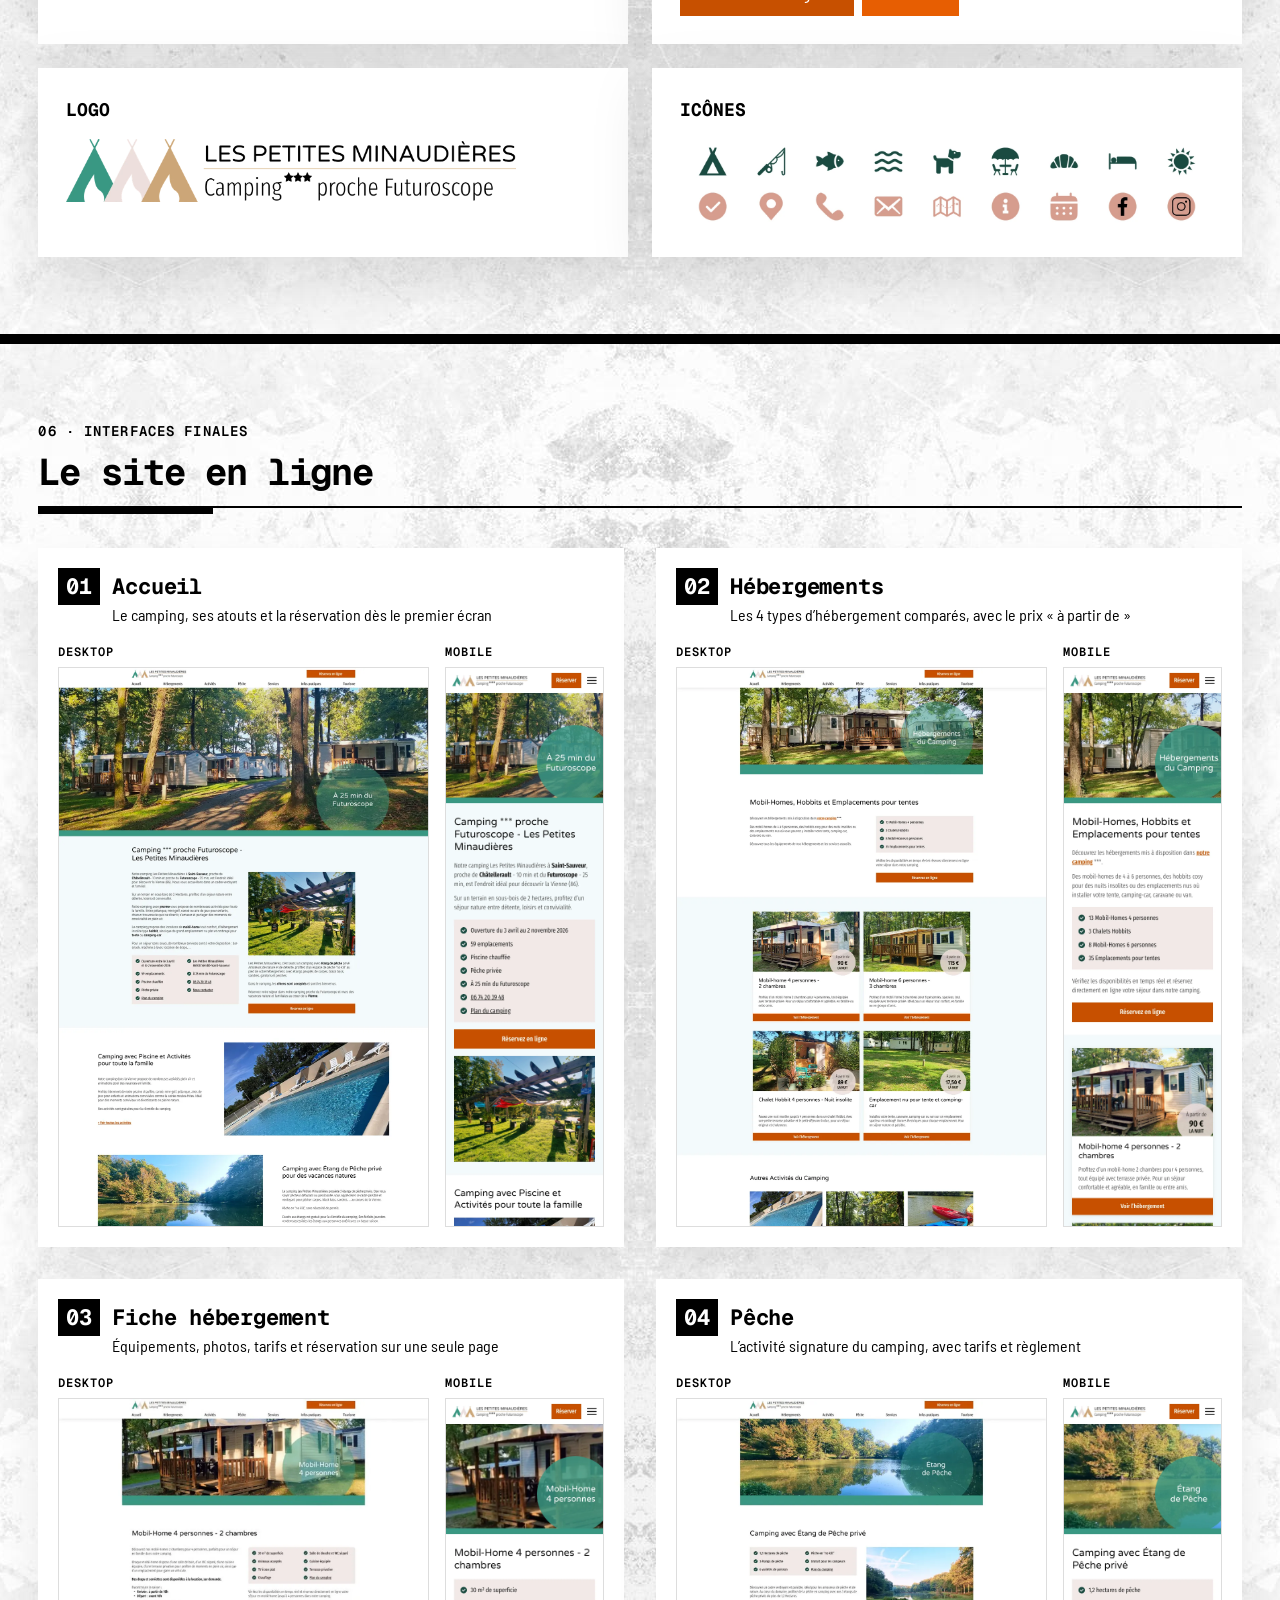
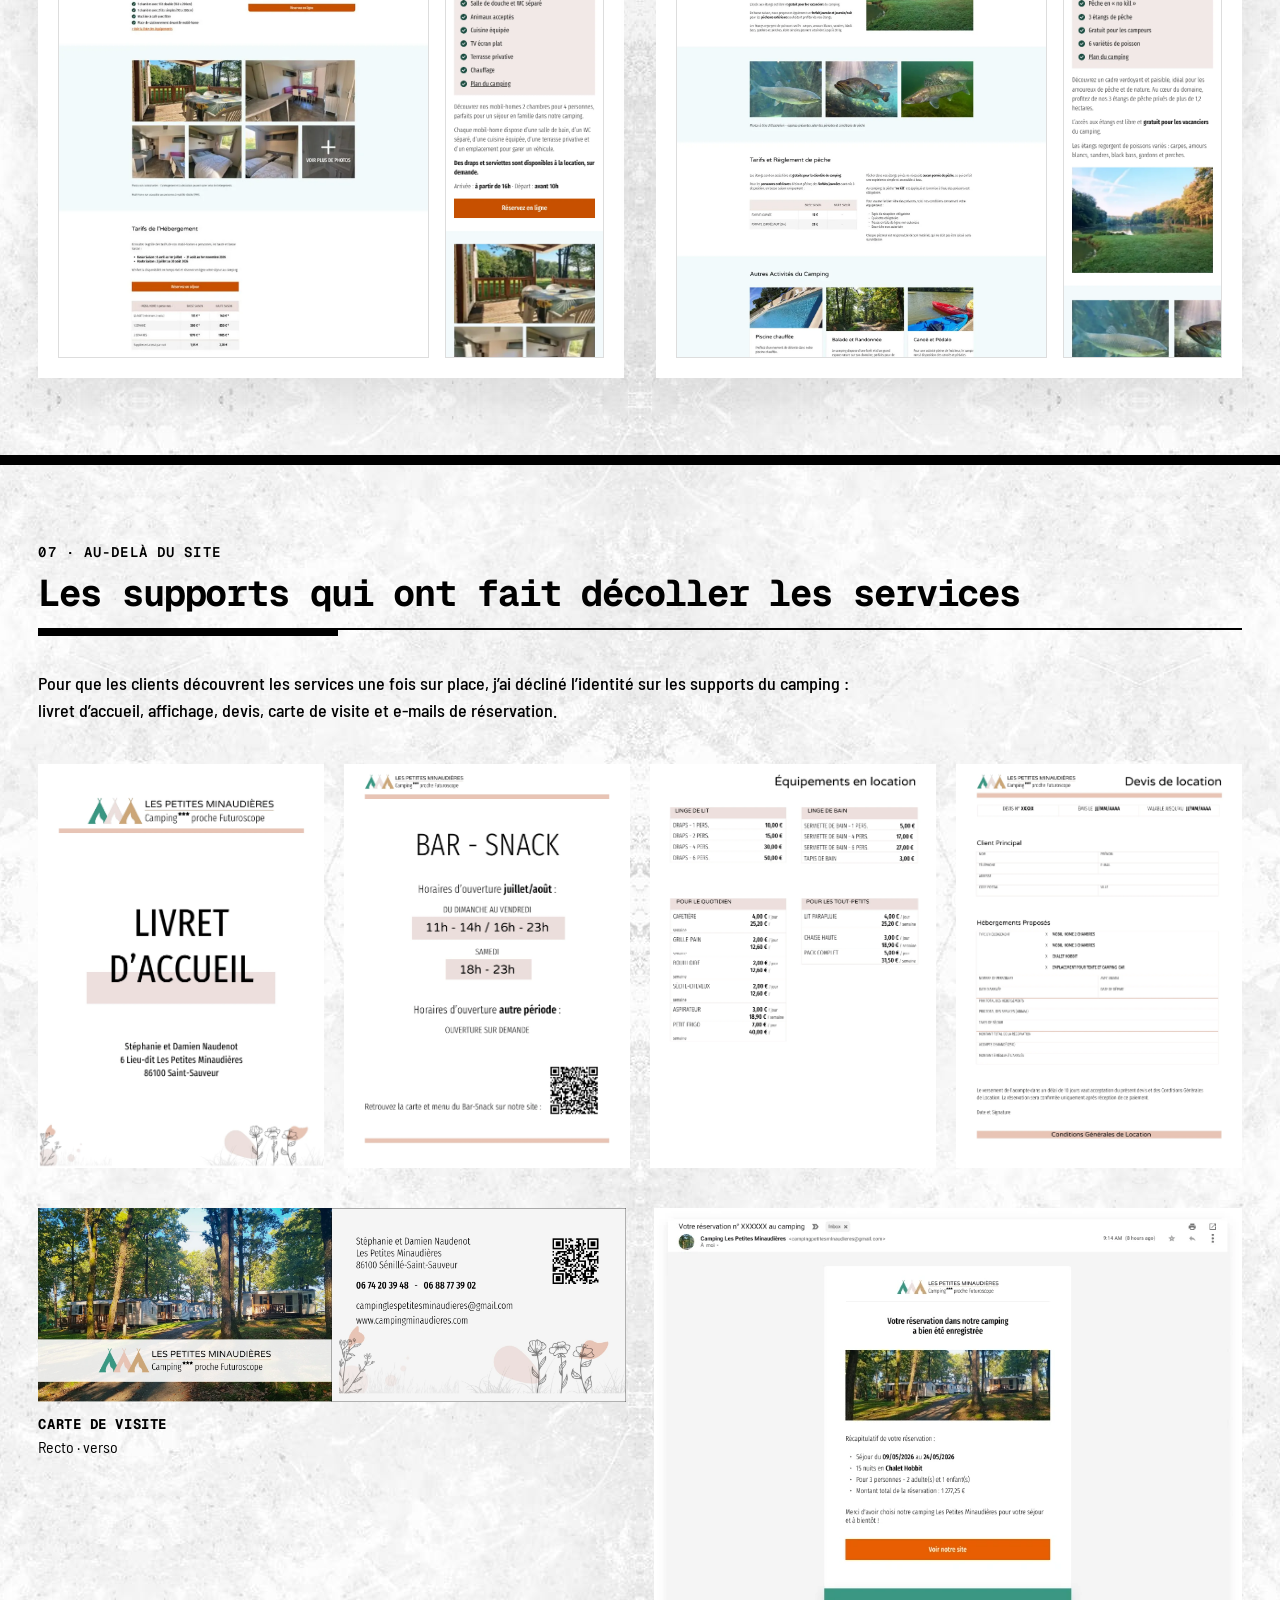
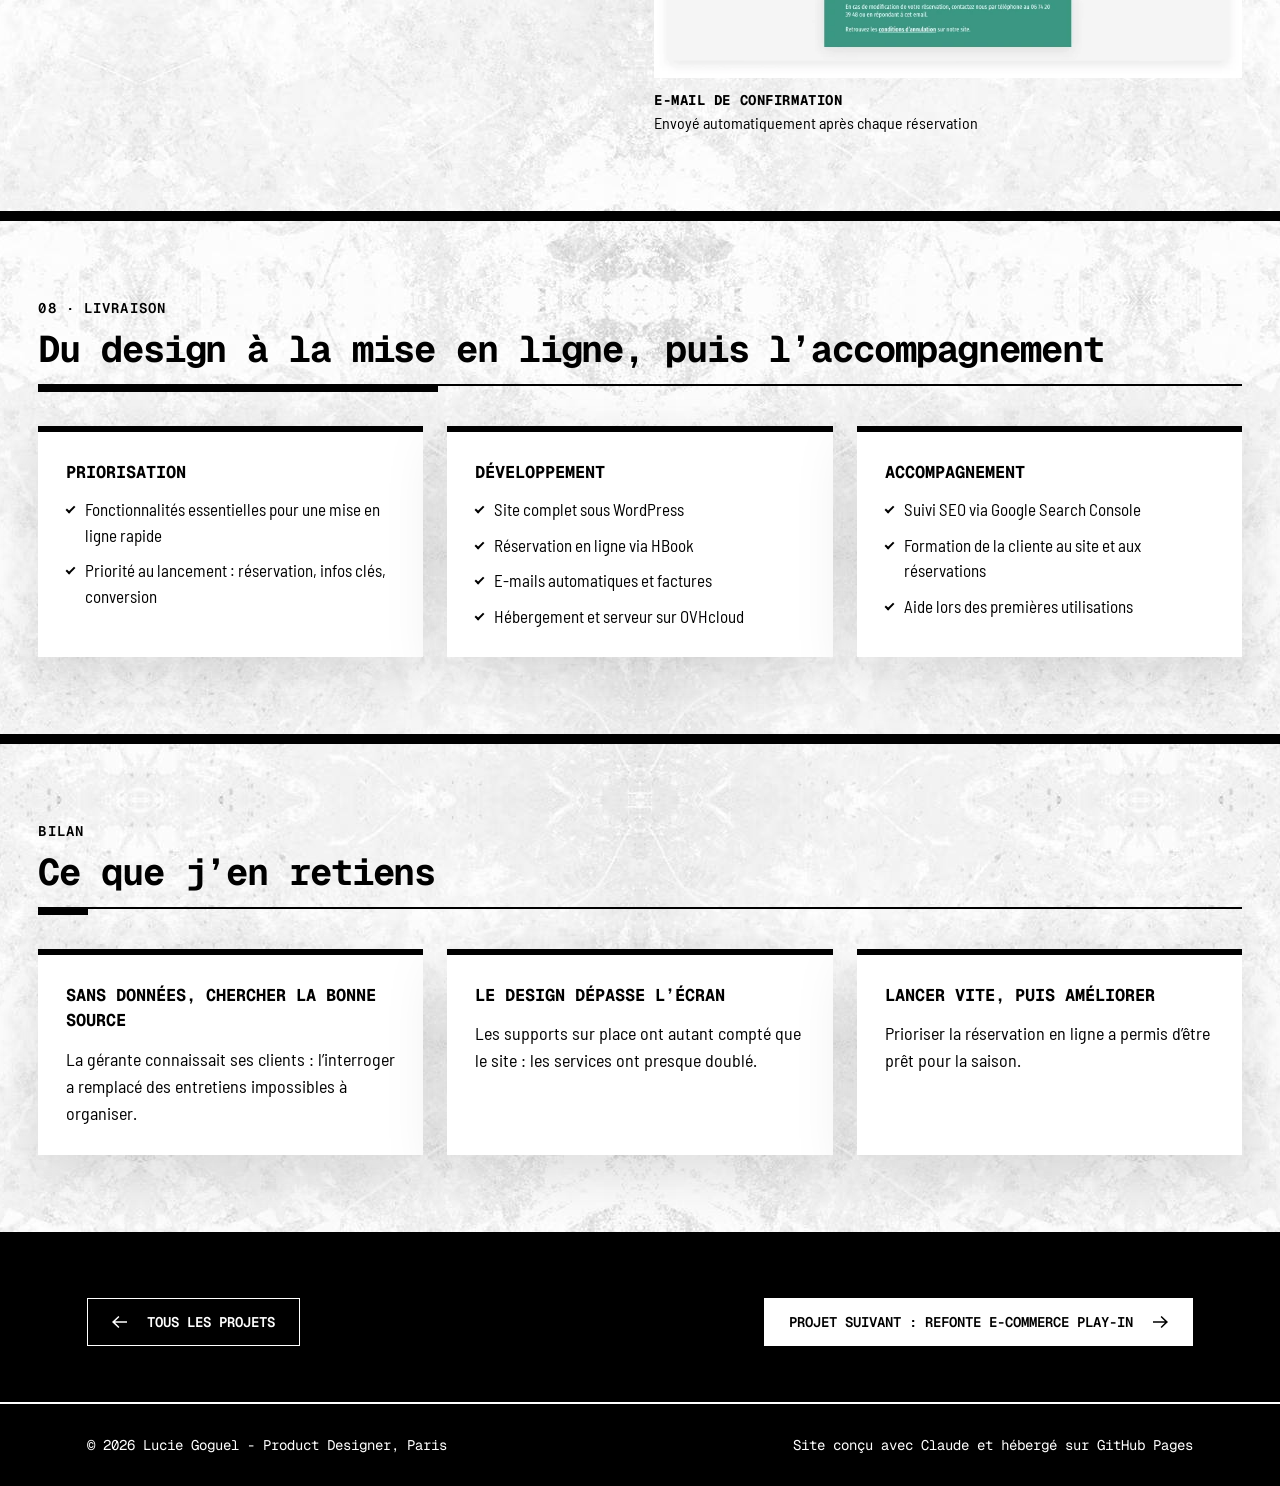
<file: projets/camping-minaudieres/index.html>
<!doctype html>
<html lang="fr">
<head>
  <meta charset="utf-8">
  <meta name="viewport" content="width=device-width, initial-scale=1">
  <title>Site de réservation d’un camping : +30 % de chiffre d’affaires — Étude de cas — Lucie Goguel</title>
  <meta name="description" content="Étude de cas : identité visuelle, UX/UI et développement WordPress du site du Camping Les Petites Minaudières. Recherche sans données utilisateurs, SEO, réservation en ligne. +30 % de chiffre d’affaires sur la saison suivante.">
  <link rel="canonical" href="https://luciegoguel.github.io/portfolio/projets/camping-minaudieres/">
  <meta property="og:type" content="article">
  <meta property="og:title" content="Site de réservation d’un camping : +30 % de chiffre d’affaires — Lucie Goguel">
  <meta property="og:image" content="https://luciegoguel.github.io/portfolio/assets/img/camping/hero-1280.webp">
  <link rel="icon" href="../../assets/img/favicon.svg" type="image/svg+xml">
  <link rel="preconnect" href="https://fonts.googleapis.com">
  <link rel="preconnect" href="https://fonts.gstatic.com" crossorigin>
  <link rel="stylesheet" href="https://fonts.googleapis.com/css2?family=Barlow+Semi+Condensed:wght@400;500;600;700;800&family=Geist+Mono:wght@400;600;700;800&family=Varela+Round&display=swap">
  <link rel="stylesheet" href="../../assets/css/style.css">
</head>
<body>
  <a class="skip-link" href="#contenu">Aller au contenu</a>
  <header class="topbar">
    <div class="inner">
      <a class="topbar__home" href="../../">Lucie Goguel<span class="sr-only"> — retour à l’accueil</span></a>
      <nav class="nav" aria-label="Navigation principale">
        <button class="nav__toggle" type="button" aria-expanded="false" aria-controls="menu-principal">
          <span class="sr-only">Menu</span>
          <svg class="nav__icon-open" aria-hidden="true" width="22" height="16" viewBox="0 0 22 16" fill="currentColor"><path d="M0 0h22v2.4H0zm0 6.8h22v2.4H0zm0 6.8h22V16H0z"/></svg>
          <svg class="nav__icon-close" aria-hidden="true" width="18" height="18" viewBox="0 0 18 18" fill="none" stroke="currentColor" stroke-width="2.4"><path d="M1.5 1.5l15 15M16.5 1.5l-15 15"/></svg>
        </button>
        <ul id="menu-principal">
          <li><a href="../../">Accueil</a></li>
          <li><a href="../../#projets" aria-current="page">Projets</a></li>
          <li><a href="../../#a-propos">À propos</a></li>
          <li><a href="../../#contact">Contact</a></li>
        </ul>
      </nav>
    </div>
  </header>

  <main id="contenu" class="st">

    <!-- ===================== EN-TÊTE ===================== -->
    <section class="st-hero" aria-labelledby="titre">
      <div class="st-wrap">
        <div class="st-hero__grid">
          <div>
            <p class="st-eyebrow"><span class="dot" aria-hidden="true"></span>Étude de cas · Freelance · 2026</p>
            <h1 id="titre">Le site qui a fait passer un camping à +30&nbsp;% de chiffre d’affaires</h1>
            <div class="st-hero__intro">
              <p>L’objectif du projet était de créer un site complet et informatif, permettre la réservation en ligne et assurer la visibilité sur Google.</p>
              <p>J’ai travaillé en tant que <strong>Product Designer</strong> et j’ai développé le site sur WordPress.</p>
            </div>
            <a class="st-cue" href="#resultats">Voir les résultats
          <svg aria-hidden="true" width="10" height="12" viewBox="0 0 8 10" fill="currentColor"><path d="M3.3 0h1.4v7.1L7 4.8 8 5.8 4 9.8 0 5.8l1-1 2.3 2.3z"/></svg>
        </a>
          </div>
          <figure class="st-hero__media">
            <img src="../../assets/img/camping/hero-1280.webp" srcset="../../assets/img/camping/hero-1280.webp 1280w, ../../assets/img/camping/hero.webp 2560w" sizes="(max-width: 1023px) 100vw, 700px" alt="Page d’accueil du site du Camping Les Petites Minaudières sur un écran d’ordinateur" width="1280" height="738" fetchpriority="high">
          </figure>
        </div>

        <dl class="st-facts">
          <div><dt>Mon rôle</dt><dd>Product Designer &amp;<br>Développeuse WordPress</dd></div>
          <div><dt>Durée</dt><dd>Janv. – Mars 2026<br>3 mois</dd></div>
          <div><dt>Client</dt><dd>Camping Les Petites Minaudières<br>(59 emplacements)</dd></div>
          <div><dt>Livrables</dt><dd>Identité, site + réservation en ligne, SEO, supports imprimés</dd></div>
        </dl>


      </div>
    </section>

    <!-- ===================== RÉSULTATS ===================== -->
    <section class="st-section st-section--black" id="resultats" aria-labelledby="t-res">
      <div class="st-wrap">
        <div class="st-h2" style="--bar:150px"><small>Résultats · saison 2026 vs saison 2025</small><h2 id="t-res">Ce que le projet a rapporté</h2></div>
        <div class="st-results">
          <div class="st-big">
            <p class="st-big__num">+30&nbsp;%</p>
            <p class="st-big__label">de chiffre d’affaires sur la saison suivant la mise en ligne</p>
            <p class="st-big__compare">L’année précédente : <b>+3&nbsp;%</b></p>
          </div>
          <div>
            <p class="st-h3">Évolution par activité</p>
            <dl class="st-bars">
              <div><dt>Services<small>supports sur place</small></dt><dd class="bar" aria-hidden="true"><i style="width:100%"></i></dd><dd>+92 %</dd></div>
              <div><dt>Boulangerie<small>supports sur place</small></dt><dd class="bar" aria-hidden="true"><i style="width:89.3%"></i></dd><dd>+82 %</dd></div>
              <div><dt>Épicerie<small>supports sur place</small></dt><dd class="bar" aria-hidden="true"><i style="width:43.9%"></i></dd><dd>+40 %</dd></div>
              <div><dt>Snack<small>supports sur place</small></dt><dd class="bar" aria-hidden="true"><i style="width:32.8%"></i></dd><dd>+30 %</dd></div>
              <div><dt>Locations<small>site &amp; réservation</small></dt><dd class="bar" aria-hidden="true"><i style="width:31.9%"></i></dd><dd>+29 %</dd></div>
            </dl>
            <p class="st-note">Les locations représentent la plus grande part du chiffre d’affaires : leur hausse vient du site et de la réservation en ligne. Celle des services s’explique par le livret d’accueil et la signalétique, qui les ont rendus visibles sur place.</p>
          </div>
        </div>
      </div>
    </section>

    <!-- ===================== LE DÉFI ===================== -->
    <section class="st-section" aria-labelledby="t-defi">
      <div class="st-wrap">
        <div class="st-h2" style="--bar:250px"><small>Contexte</small><h2 id="t-defi">Un camping repris, sans site ni données</h2></div>
        <p class="st-lead">Les nouveaux gérants reprenaient un camping *** proche du Futuroscope.<br>Les réservations se faisaient par téléphone, sans site pour présenter les hébergements ni être trouvé sur Google.</p>
        <div class="st-cols3">
          <div class="st-card"><span class="num">Contrainte 01</span><h3>Partir de zéro</h3><p>Aucune base exploitable : pas de site, pas de photos, pas d’identité visuelle.</p></div>
          <div class="st-card"><span class="num">Contrainte 02</span><h3>Fiabiliser l’info</h3><p>Collecter et vérifier tarifs, équipements et horaires auprès des gérants.</p></div>
          <div class="st-card"><span class="num">Contrainte 03</span><h3>WordPress</h3><p>Adapter le design aux contraintes de développement de WordPress et du module de réservation.</p></div>
        </div>
      </div>
    </section>

    <!-- ===================== RECHERCHE ===================== -->
    <section class="st-section st-section--white st-rule-top" aria-labelledby="t-rech">
      <div class="st-wrap">
        <div class="st-h2" style="--bar:250px"><small>01 · Recherche utilisateur</small><h2 id="t-rech">Comprendre les clients sans pouvoir les interroger</h2></div>
        <div class="st-split">
          <div>
            <p class="st-lead">En l’absence de données utilisateurs exploitables, il n’a pas été possible de réaliser des entretiens utilisateurs, ni d’envoyer des questionnaires quantitatifs. Une approche alternative a donc été mise en place pour reconstituer des insights utilisateurs.</p>
            <ol class="st-steps" style="margin-top:32px">
              <li><div><h3>Entretiens métier</h3><p>Échanges avec la gérante du camping pour comprendre les profils clients, leurs habitudes de réservation et les usages actuels.</p></div></li>
              <li><div><h3>Benchmark marché</h3><p>Analyse de campings concurrents afin d’identifier les typologies de clients et les standards du marché.</p></div></li>
              <li><div><h3>Synthèse &amp; persona</h3><p>Synthèse de ces éléments pour construire un persona représentatif et guider les choix de conception.</p></div></li>
            </ol>
          </div>
          <article class="st-persona" aria-label="Persona : Marianne Lortier">
            <img src="../../assets/img/camping/persona.webp" alt="Photo illustrant le persona Marianne Lortier" width="400" height="606" loading="lazy">
            <div>
              <p class="st-persona__name">Marianne Lortier</p>
              <p class="st-persona__sub">42 ans · Pharmacienne · Amiens · Mère de 2 enfants</p>
              <dl>
                <div><dt>But</dt><dd>Passer des vacances agréables en famille.</dd></div>
                <div><dt>Objectif</dt><dd>Trouver un camping avec des activités dans une région riche, et préparer le planning à l’avance.</dd></div>
                <div><dt>Besoin</dt><dd>Une vision globale de la région et des prestations. Pouvoir réserver depuis chez elle.</dd></div>
              </dl>
            </div>
            <blockquote>Elle veut être rassurée sur le fait que ses vacances se passent bien et trouver rapidement ce qu’elle cherche. Elle consulte Marmiton, Airbnb, Leboncoin.</blockquote>
          </article>
        </div>
      </div>
    </section>

    <!-- ===================== BENCHMARK & ARCHITECTURE ===================== -->
    <section class="st-section st-rule-top" aria-labelledby="t-bench">
      <div class="st-wrap">
        <div class="st-h2" style="--bar:175px"><small>02 · Benchmark &amp; architecture</small><h2 id="t-bench">S’inspirer des concurrents, sans reproduire leurs erreurs</h2></div>
        <p class="st-lead">J’ai analysé 3 sites de campings concurrents pour identifier leurs parcours, leur structure de pages et les standards du secteur. Exemple ci-dessous avec l’un d’eux.</p>
        <div class="st-split st-split--eq">
          <figure class="st-figure st-figure--fill">
            <span class="st-badge">Site concurrent analysé</span>
            <img src="../../assets/img/camping/benchmark.webp" alt="Page des hébergements du site concurrent Camping Les Ormes : filtres de recherche et cartes avec photo, prix et période d’ouverture" width="992" height="590" loading="lazy">
            <figcaption><strong>Camping Les Ormes : page hébergements</strong>Capture d’un site concurrent, utilisée pour l’analyse. Ce n’est pas mon travail.</figcaption>
          </figure>
          <div class="st-learn">
            <table>
              <caption>Ce que j’ai observé → ce que j’ai fait</caption>
              <thead><tr><th scope="col">Chez le concurrent</th><th scope="col">Sur le site du camping</th></tr></thead>
              <tbody>
                <tr><td><span class="st-tag st-tag--plus">+</span>Un bloc par type d’hébergement, prix et capacité visibles</td><td>Même principe : une carte par hébergement avec prix « à partir de »</td></tr>
                <tr><td><span class="st-tag st-tag--plus">+</span>Photos attractives, bouton d’action clair</td><td>Shooting photo sur place et bouton « Réservez en ligne » toujours visible</td></tr>
                <tr><td><span class="st-tag st-tag--minus">−</span>Infos utiles visibles seulement au survol, donc absentes sur mobile</td><td>Toutes les infos affichées directement, sur mobile comme sur ordinateur</td></tr>
                <tr><td><span class="st-tag st-tag--minus">−</span>Plusieurs mots pour une même notion</td><td>Un vocabulaire unique, repris partout sur le site</td></tr>
              </tbody>
            </table>
          </div>
        </div>

        <div class="st-arbo">
          <div>
            <p class="st-h3">Architecture : 15 pages</p>
            <p>À partir du benchmark et des besoins du persona, j’ai organisé le site autour de ce que les familles cherchent en premier : les hébergements, les activités et la réservation, accessibles depuis chaque page.</p>
          </div>
          <figure class="st-figure cs-arbo" aria-label="Arborescence du site du camping">
            <div class="cs-arbo__root">campingminaudieres.com</div>
            <ul class="cs-arbo__l1"><li><span>Accueil</span></li><li><span>Hébergements</span><ul><li>Mobil-home 2 chambres</li><li>Mobil-home 3 chambres</li><li>Chalet hobbit</li><li>Emplacement tente</li></ul></li><li><span>Activités</span></li><li><span>Pêche</span></li><li><span>Services</span></li><li><span>Infos pratiques</span></li><li><span>Tourisme</span></li><li><span>Réserver</span><ul><li>Tunnel de réservation</li></ul></li></ul>
          </figure>
        </div>
      </div>
    </section>

    <!-- ===================== CONTENUS & SEO ===================== -->
    <section class="st-section st-section--white st-rule-top" aria-labelledby="t-seo">
      <div class="st-wrap">
        <div class="st-h2" style="--bar:300px"><small>03 · Contenus &amp; SEO</small><h2 id="t-seo">Des contenus pensés pour être trouvés sur Google</h2></div>
        <p class="st-lead">Dans le camping, le visuel décide de la réservation. Je me suis déplacée sur place pour réaliser une série de photos, utilisées sur le site et les réseaux sociaux.</p>
        <div class="st-photos">
          <figure class="st-shot"><img src="../../assets/img/camping/camping-vue.webp" alt="Allée ombragée bordée de mobil-homes sous les chênes du camping" width="1200" height="937" loading="lazy" style="width:100%;height:auto;aspect-ratio:4/3;object-fit:cover"><figcaption><strong>Camping</strong>Vue générale</figcaption></figure>
          <figure class="st-shot"><img src="../../assets/img/camping/etang.webp" alt="Étang de pêche du camping entouré d’arbres aux couleurs d’automne" width="1200" height="937" loading="lazy" style="width:100%;height:auto;aspect-ratio:4/3;object-fit:cover"><figcaption><strong>Étang de pêche</strong>Activité signature</figcaption></figure>
          <figure class="st-shot"><img src="../../assets/img/camping/mobil-home.webp" alt="Mobil-home 6 personnes avec terrasse en bois couverte, sous les arbres" width="1200" height="937" loading="lazy" style="width:100%;height:auto;aspect-ratio:4/3;object-fit:cover"><figcaption><strong>Hébergements</strong>Extérieur d’un mobil-home</figcaption></figure>
          <figure class="st-shot"><img src="../../assets/img/camping/petit-dejeuner.webp" alt="Petit-déjeuner servi en terrasse : viennoiseries, baguette, café et jus d’orange" width="1200" height="937" loading="lazy" style="width:100%;height:auto;aspect-ratio:4/3;object-fit:cover"><figcaption><strong>Service</strong>Petit-déjeuner compris</figcaption></figure>
        </div>
        <div>
          <p class="st-lead">J’ai analysé les recherches Google (Semrush) pour choisir des mots-clés à la fois cohérents avec l’offre et atteignables, puis j’ai construit les pages autour d’eux.</p>
          <ul class="st-chips" aria-label="Mots-clés retenus">
              <li>camping futuroscope</li><li>camping avec piscine</li><li>camping famille</li><li>camping pêche</li><li>camping vienne</li>
            </ul>
        </div>

        <p class="st-h3">Ce que ça a apporté</p>
        <div class="st-kpis" style="grid-template-columns:repeat(2,minmax(0,1fr))">
          <div class="st-kpi"><b>+29&nbsp;%</b><span>de chiffre d’affaires sur les locations</span><small>Saison 2026 vs 2025, grâce à la réservation en ligne</small></div>
          <div class="st-kpi"><b>3</b><span>pages construites sur les requêtes clés : « proche Futuroscope », « avec piscine », « avec pêche »</span></div>
        </div>
      </div>
    </section>

    <!-- ===================== WIREFRAMES ===================== -->
    <section class="st-section st-rule-top" aria-labelledby="t-wire">
      <div class="st-wrap">
        <div class="st-h2" style="--bar:275px"><small>04 · Conception</small><h2 id="t-wire">Des besoins du persona aux wireframes</h2></div>
        <p class="st-lead">J’ai traduit les besoins du persona en fonctionnalités, défini le contenu de chaque page, puis dessiné les wireframes en desktop et en mobile.</p>
        <div class="st-wfs">
          <figure class="st-wf">
            <figcaption><span class="st-wf__num">01</span><strong>Accueil</strong>Présenter le camping et donner accès à la réservation dès l’arrivée</figcaption>
            <div class="st-wf__pair">
              <div class="st-wf__col"><span class="st-wf__label">Desktop</span><div class="st-wf__desk st-scroll" tabindex="0" role="region" aria-label="Wireframe desktop de la page Accueil, défilable"><img src="../../assets/img/camping/wf/accueil-d.webp" alt="Wireframe desktop de la page Accueil" width="866" height="3032" loading="lazy"></div></div>
              <div class="st-wf__col"><span class="st-wf__label">Mobile</span><div class="st-wf__mob st-scroll" tabindex="0" role="region" aria-label="Wireframe mobile, défilable"><img src="../../assets/img/camping/wf/accueil-m.webp" alt="Wireframe mobile de la page Accueil" width="380" height="911" loading="lazy"></div></div>
            </div>
          </figure>
          <figure class="st-wf">
            <figcaption><span class="st-wf__num">02</span><strong>Hébergements</strong>Comparer les hébergements : prix, capacité, équipements</figcaption>
            <div class="st-wf__pair">
              <div class="st-wf__col"><span class="st-wf__label">Desktop</span><div class="st-wf__desk st-scroll" tabindex="0" role="region" aria-label="Wireframe desktop de la page Hébergements, défilable"><img src="../../assets/img/camping/wf/hebergements-d.webp" alt="Wireframe desktop de la page Hébergements" width="900" height="3152" loading="lazy"></div></div>
              <div class="st-wf__col"><span class="st-wf__label">Mobile</span><div class="st-wf__mob st-scroll" tabindex="0" role="region" aria-label="Wireframe mobile, défilable"><img src="../../assets/img/camping/wf/hebergements-m.webp" alt="Wireframe mobile de la page Hébergements" width="380" height="912" loading="lazy"></div></div>
            </div>
          </figure>
          <figure class="st-wf">
            <figcaption><span class="st-wf__num">03</span><strong>Fiche hébergement</strong>Tout savoir sur un hébergement avant de réserver</figcaption>
            <div class="st-wf__pair">
              <div class="st-wf__col"><span class="st-wf__label">Desktop</span><div class="st-wf__desk st-scroll" tabindex="0" role="region" aria-label="Wireframe desktop de la page Fiche hébergement, défilable"><img src="../../assets/img/camping/wf/fiche-d.webp" alt="Wireframe desktop de la page Fiche hébergement" width="900" height="3119" loading="lazy"></div></div>
              <div class="st-wf__col"><span class="st-wf__label">Mobile</span><div class="st-wf__mob st-scroll" tabindex="0" role="region" aria-label="Wireframe mobile, défilable"><img src="../../assets/img/camping/wf/fiche-m.webp" alt="Wireframe mobile de la page Fiche hébergement" width="379" height="912" loading="lazy"></div></div>
            </div>
          </figure>
          <figure class="st-wf">
            <figcaption><span class="st-wf__num">04</span><strong>Activités</strong>Découvrir les activités sur place et aux alentours</figcaption>
            <div class="st-wf__pair">
              <div class="st-wf__col"><span class="st-wf__label">Desktop</span><div class="st-wf__desk st-scroll" tabindex="0" role="region" aria-label="Wireframe desktop de la page Activités, défilable"><img src="../../assets/img/camping/wf/activites-d.webp" alt="Wireframe desktop de la page Activités" width="900" height="3098" loading="lazy"></div></div>
              <div class="st-wf__col"><span class="st-wf__label">Mobile</span><div class="st-wf__mob st-scroll" tabindex="0" role="region" aria-label="Wireframe mobile, défilable"><img src="../../assets/img/camping/wf/activites-m.webp" alt="Wireframe mobile de la page Activités" width="380" height="912" loading="lazy"></div></div>
            </div>
          </figure>
          <figure class="st-wf">
            <figcaption><span class="st-wf__num">05</span><strong>Pêche</strong>Mettre en avant l’étang de pêche, activité phare du camping</figcaption>
            <div class="st-wf__pair">
              <div class="st-wf__col"><span class="st-wf__label">Desktop</span><div class="st-wf__desk st-scroll" tabindex="0" role="region" aria-label="Wireframe desktop de la page Pêche, défilable"><img src="../../assets/img/camping/wf/peche-d.webp" alt="Wireframe desktop de la page Pêche" width="864" height="2170" loading="lazy"></div></div>
              <div class="st-wf__col"><span class="st-wf__label">Mobile</span><div class="st-wf__mob st-scroll" tabindex="0" role="region" aria-label="Wireframe mobile, défilable"><img src="../../assets/img/camping/wf/peche-m.webp" alt="Wireframe mobile de la page Pêche" width="379" height="912" loading="lazy"></div></div>
            </div>
          </figure>
          <figure class="st-wf">
            <figcaption><span class="st-wf__num">06</span><strong>Infos pratiques</strong>Réunir accès, horaires, contact et réponses aux questions fréquentes</figcaption>
            <div class="st-wf__pair">
              <div class="st-wf__col"><span class="st-wf__label">Desktop</span><div class="st-wf__desk st-scroll" tabindex="0" role="region" aria-label="Wireframe desktop de la page Infos pratiques, défilable"><img src="../../assets/img/camping/wf/pratiques-d.webp" alt="Wireframe desktop de la page Infos pratiques" width="900" height="2460" loading="lazy"></div></div>
              <div class="st-wf__col"><span class="st-wf__label">Mobile</span><div class="st-wf__mob st-scroll" tabindex="0" role="region" aria-label="Wireframe mobile, défilable"><img src="../../assets/img/camping/wf/pratiques-m.webp" alt="Wireframe mobile de la page Infos pratiques" width="380" height="912" loading="lazy"></div></div>
            </div>
          </figure>
        </div>
        <p class="st-note">Faites défiler les versions desktop pour voir la page en entier.</p>
      </div>
    </section>

    <!-- ===================== KIT UI ===================== -->
    <section class="st-section st-section--white st-rule-top" aria-labelledby="t-kit">
      <div class="st-wrap">
        <div class="st-h2" style="--bar:225px"><small>05 · Kit UI</small><h2 id="t-kit">Le kit UI du site : les bases graphiques</h2></div>
        <p class="st-lead">Ce kit UI rassemble les couleurs, la typographie, les boutons et les icônes du site. Il garantit un rendu cohérent sur toutes les pages et facilite les évolutions futures.</p>
        <div class="st-kit">
          <div class="st-card">
            <p class="st-h3">Couleurs</p>
            <ul class="st-swatches">
              <li><i style="background:#c75000"></i>#C75000</li>
              <li><i style="background:#e75e02"></i>#E75E02</li>
              <li><i style="background:#e8c3b4"></i>#E8C3B4</li>
              <li><i style="background:#eddfdc"></i>#EDDFDC</li>
              <li><i style="background:#399783"></i>#399783</li>
            </ul>
          </div>
          <div class="st-card">
            <p class="st-h3">Typographie &amp; boutons</p>
            <p style="font-family:'Varela Round',sans-serif;font-size:30px;line-height:1.2">Varela Round</p>
            <p style="font-size:15px;color:#555">Titres : H1 33 px · H2 22 px · H3 18 px</p>
            <p><span class="st-btn-demo" style="background:#c75000">Réservez en ligne</span><span class="st-btn-demo" style="background:#e75e02">Survol</span></p>
          </div>
          <div class="st-card"><p class="st-h3">Logo</p><img src="../../assets/img/camping/logo.webp" alt="Logo Les Petites Minaudières : trois tipis vert, rose poudré et sable, et la mention Camping 3 étoiles proche Futuroscope" width="1400" height="195" loading="lazy" style="width:100%;max-width:450px;height:auto;margin-top:8px"></div>
          <div class="st-card"><p class="st-h3">Icônes</p><img src="../../assets/img/camping/icones.webp" alt="Extrait du jeu d’icônes : en vert sapin, tipi, pêche, poisson, piscine, animaux acceptés, snack, petit-déjeuner, hébergement et soleil ; en rose, validation, adresse, téléphone, email, plan, infos, calendrier, Facebook et Instagram" width="1550" height="260" loading="lazy" style="width:100%;height:auto;margin-top:8px"></div>
        </div>
      </div>
    </section>

    <!-- ===================== ÉCRANS FINAUX ===================== -->
    <section class="st-section st-rule-top" aria-labelledby="t-ui">
      <div class="st-wrap">
        <div class="st-h2" style="--bar:175px"><small>06 · Interfaces finales</small><h2 id="t-ui">Le site en ligne</h2></div>
        <div class="st-wfs">
          <figure class="st-wf">
            <figcaption><span class="st-wf__num">01</span><strong>Accueil</strong>Le camping, ses atouts et la réservation dès le premier écran</figcaption>
            <div class="st-wf__pair"><div class="st-wf__col"><span class="st-wf__label">Desktop</span><div class="st-wf__desk st-scroll st-ui" tabindex="0" role="region" aria-label="Page Accueil du site, défilable"><img src="../../assets/img/camping/ui/accueil.webp" alt="Page Accueil du site du camping Les Petites Minaudières" width="1100" height="3321" loading="lazy"></div></div><div class="st-wf__col"><span class="st-wf__label">Mobile</span><div class="st-scroll st-ui" tabindex="0" role="region" aria-label="Page Accueil en mobile, défilable"><img src="../../assets/img/camping/ui/accueil-m.webp" alt="Page Accueil du site du camping en version mobile" width="780" height="8434" loading="lazy"></div></div></div>
          </figure>
          <figure class="st-wf">
            <figcaption><span class="st-wf__num">02</span><strong>Hébergements</strong>Les 4 types d’hébergement comparés, avec le prix « à partir de »</figcaption>
            <div class="st-wf__pair"><div class="st-wf__col"><span class="st-wf__label">Desktop</span><div class="st-wf__desk st-scroll st-ui" tabindex="0" role="region" aria-label="Page Hébergements du site, défilable"><img src="../../assets/img/camping/ui/hebergements.webp" alt="Page Hébergements du site du camping Les Petites Minaudières" width="1100" height="2279" loading="lazy"></div></div><div class="st-wf__col"><span class="st-wf__label">Mobile</span><div class="st-scroll st-ui" tabindex="0" role="region" aria-label="Page Hébergements en mobile, défilable"><img src="../../assets/img/camping/ui/hebergements-m.webp" alt="Page Hébergements du site du camping en version mobile" width="780" height="7216" loading="lazy"></div></div></div>
          </figure>
          <figure class="st-wf">
            <figcaption><span class="st-wf__num">03</span><strong>Fiche hébergement</strong>Équipements, photos, tarifs et réservation sur une seule page</figcaption>
            <div class="st-wf__pair"><div class="st-wf__col"><span class="st-wf__label">Desktop</span><div class="st-wf__desk st-scroll st-ui" tabindex="0" role="region" aria-label="Page Fiche hébergement du site, défilable"><img src="../../assets/img/camping/ui/fiche.webp" alt="Page Fiche hébergement du site du camping Les Petites Minaudières" width="1100" height="3788" loading="lazy"></div></div><div class="st-wf__col"><span class="st-wf__label">Mobile</span><div class="st-scroll st-ui" tabindex="0" role="region" aria-label="Page Fiche hébergement en mobile, défilable"><img src="../../assets/img/camping/ui/fiche-m.webp" alt="Page Fiche hébergement du site du camping en version mobile" width="780" height="7766" loading="lazy"></div></div></div>
          </figure>
          <figure class="st-wf">
            <figcaption><span class="st-wf__num">04</span><strong>Pêche</strong>L’activité signature du camping, avec tarifs et règlement</figcaption>
            <div class="st-wf__pair"><div class="st-wf__col"><span class="st-wf__label">Desktop</span><div class="st-wf__desk st-scroll st-ui" tabindex="0" role="region" aria-label="Page Pêche du site, défilable"><img src="../../assets/img/camping/ui/peche.webp" alt="Page Pêche du site du camping Les Petites Minaudières" width="1100" height="2175" loading="lazy"></div></div><div class="st-wf__col"><span class="st-wf__label">Mobile</span><div class="st-scroll st-ui" tabindex="0" role="region" aria-label="Page Pêche en mobile, défilable"><img src="../../assets/img/camping/ui/peche-m.webp" alt="Page Pêche du site du camping en version mobile" width="780" height="5810" loading="lazy"></div></div></div>
          </figure>
        </div>
      </div>
    </section>

    <!-- ===================== SUPPORTS ===================== -->
    <section class="st-section st-section--white st-rule-top" aria-labelledby="t-sup">
      <div class="st-wrap">
        <div class="st-h2" style="--bar:300px"><small>07 · Au-delà du site</small><h2 id="t-sup">Les supports qui ont fait décoller les services</h2></div>
        <p class="st-lead">Pour que les clients découvrent les services une fois sur place, j’ai décliné l’identité sur les supports du camping : livret d’accueil, affichage, devis, carte de visite et e-mails de réservation.</p>
        <div class="st-supports">
          <img src="../../assets/img/camping/livret.webp" alt="Couverture du livret d’accueil du camping" width="1241" height="1754" loading="lazy">
          <img src="../../assets/img/camping/snack.webp" alt="Affiche des horaires du bar-snack avec QR code vers la carte" width="1241" height="1754" loading="lazy">
          <img src="../../assets/img/camping/equipements.webp" alt="Grille tarifaire des équipements en location" width="1241" height="1754" loading="lazy">
          <img src="../../assets/img/camping/devis.webp" alt="Modèle de devis de location" width="1241" height="1754" loading="lazy">
        </div>
        <div class="st-supports2">
          <figure class="st-shot"><img src="../../assets/img/camping/carte-visite.webp" alt="Carte de visite du camping, recto avec photo et logo, verso avec coordonnées et QR code" width="2080" height="687" loading="lazy"><figcaption><strong>Carte de visite</strong>Recto · verso</figcaption></figure>
          <figure class="st-shot"><img src="../../assets/img/camping/email.webp" alt="E-mail automatique de confirmation de réservation, avec récapitulatif du séjour et bouton vers le site" width="833" height="666" loading="lazy"><figcaption><strong>E-mail de confirmation</strong>Envoyé automatiquement après chaque réservation</figcaption></figure>
        </div>
      </div>
    </section>

    <!-- ===================== LIVRAISON & APPRENTISSAGES ===================== -->
    <section class="st-section st-rule-top" aria-labelledby="t-liv">
      <div class="st-wrap">
        <div class="st-h2" style="--bar:400px"><small>08 · Livraison</small><h2 id="t-liv">Du design à la mise en ligne, puis l’accompagnement</h2></div>
        <div class="st-cols3">
          <div class="st-card"><h3>Priorisation</h3><ul class="st-list"><li>Fonctionnalités essentielles pour une mise en ligne rapide</li><li>Priorité au lancement : réservation, infos clés, conversion</li></ul></div>
          <div class="st-card"><h3>Développement</h3><ul class="st-list"><li>Site complet sous WordPress</li><li>Réservation en ligne via HBook</li><li>E-mails automatiques et factures</li><li>Hébergement et serveur sur OVHcloud</li></ul></div>
          <div class="st-card"><h3>Accompagnement</h3><ul class="st-list"><li>Suivi SEO via Google Search Console</li><li>Formation de la cliente au site et aux réservations</li><li>Aide lors des premières utilisations</li></ul></div>
        </div>

      </div>
    </section>

    <!-- ===================== BILAN ===================== -->
    <section class="st-section st-rule-top" aria-labelledby="t-bilan">
      <div class="st-wrap">
        <div class="st-h2" style="--bar:50px"><small>Bilan</small><h2 id="t-bilan">Ce que j’en retiens</h2></div>
        <div class="st-cols3 st-todo">
          <div class="st-card"><h3>Sans données, chercher la bonne source</h3><p>La gérante connaissait ses clients : l’interroger a remplacé des entretiens impossibles à organiser.</p></div>
          <div class="st-card"><h3>Le design dépasse l’écran</h3><p>Les supports sur place ont autant compté que le site : les services ont presque doublé.</p></div>
          <div class="st-card"><h3>Lancer vite, puis améliorer</h3><p>Prioriser la réservation en ligne a permis d’être prêt pour la saison.</p></div>
        </div>
      </div>
    </section>

    <nav class="cs-next" aria-label="Autres projets">
      <a class="btn btn--outline" href="../../#projets" style="text-transform:uppercase;font-size:14px">
        <svg aria-hidden="true" width="15" height="12" viewBox="0 0 15 12" fill="currentColor"><path d="M6.4 0l1 1-4.3 4.3H15v1.4H3.1L7.4 11l-1 1L0 6z"/></svg>Tous les projets</a>
      <a class="btn btn--light" href="../refonte-site-e-commerce-play-in/" style="text-transform:uppercase;font-size:14px">Projet suivant : refonte e-commerce Play-in
        <svg aria-hidden="true" width="15" height="12" viewBox="0 0 15 12" fill="currentColor"><path d="M8.6 0 7.6 1l4.3 4.3H0v1.4h11.9L7.6 11l1 1 6.4-6z"/></svg></a>
    </nav>
  </main>

  <footer class="footer">
    <p>© 2026 Lucie Goguel - Product Designer, Paris</p>
    <p class="footer__credit">Site conçu avec Claude et hébergé sur GitHub Pages</p>
  </footer>
  <a class="to-top" href="#" aria-label="Retour en haut de la page">
    <svg aria-hidden="true" width="14" height="18" viewBox="0 0 12 15" fill="currentColor"><path d="M0 6.4 1 7.4l4.3-4.3V15h1.4V3.1L11 7.4l1-1L6 .4z"/></svg>
  </a>
  <script>
    (function () {
      var b = document.querySelector('.to-top');
      var dark = document.querySelectorAll('.contact, .footer, .st-section--black');
      function upd() {
        // Apparaît après 300 px de défilement, ne disparaît qu'à 100 px du haut
        var sy = window.scrollY;
        if (sy > 300) b.classList.add('is-visible');
        else if (sy < 100) b.classList.remove('is-visible');
        var r = b.getBoundingClientRect(), y = r.top + r.height / 2, onDark = false;
        dark.forEach(function (d) { var q = d.getBoundingClientRect(); if (y >= q.top && y <= q.bottom) onDark = true; });
        b.classList.toggle('is-dark', onDark);
      }
      window.addEventListener('resize', upd);
      window.addEventListener('scroll', upd, { passive: true }); upd();
    })();
  </script>
  <script>
    // Menu hamburger (mobile)
    (function () {
      var nav = document.querySelector('.nav'), t = nav && nav.querySelector('.nav__toggle');
      if (!t) return;
      function set(open) {
        nav.classList.toggle('is-open', open);
        document.body.classList.toggle('menu-open', open);
        t.setAttribute('aria-expanded', open);
        t.querySelector('.sr-only').textContent = open ? 'Fermer le menu' : 'Menu';
      }
      t.addEventListener('click', function () { set(!nav.classList.contains('is-open')); });
      nav.querySelectorAll('ul a').forEach(function (a) { a.addEventListener('click', function () { set(false); }); });
      document.addEventListener('keydown', function (e) { if (e.key === 'Escape' && nav.classList.contains('is-open')) { set(false); t.focus(); } });
      window.addEventListener('resize', function () { if (window.innerWidth > 750) set(false); });
    })();
  </script>
</body>
</html>
</file>
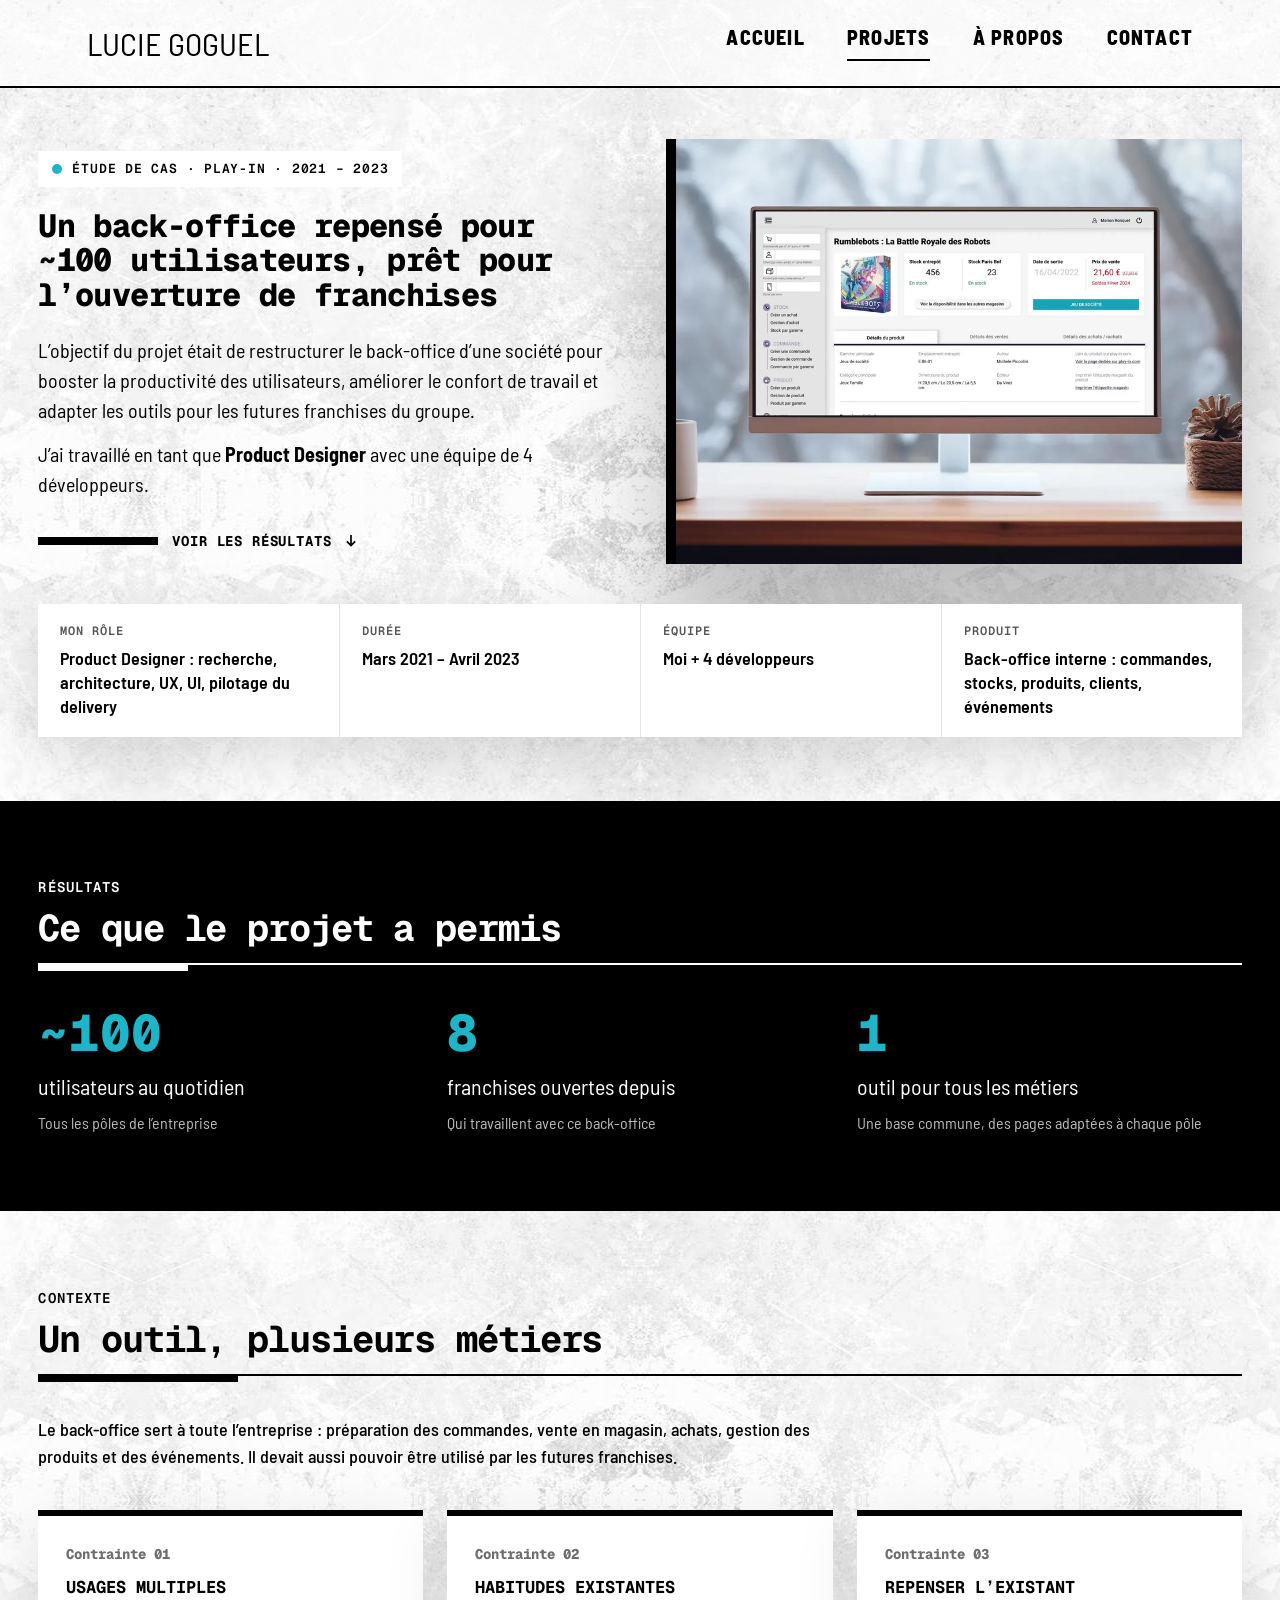
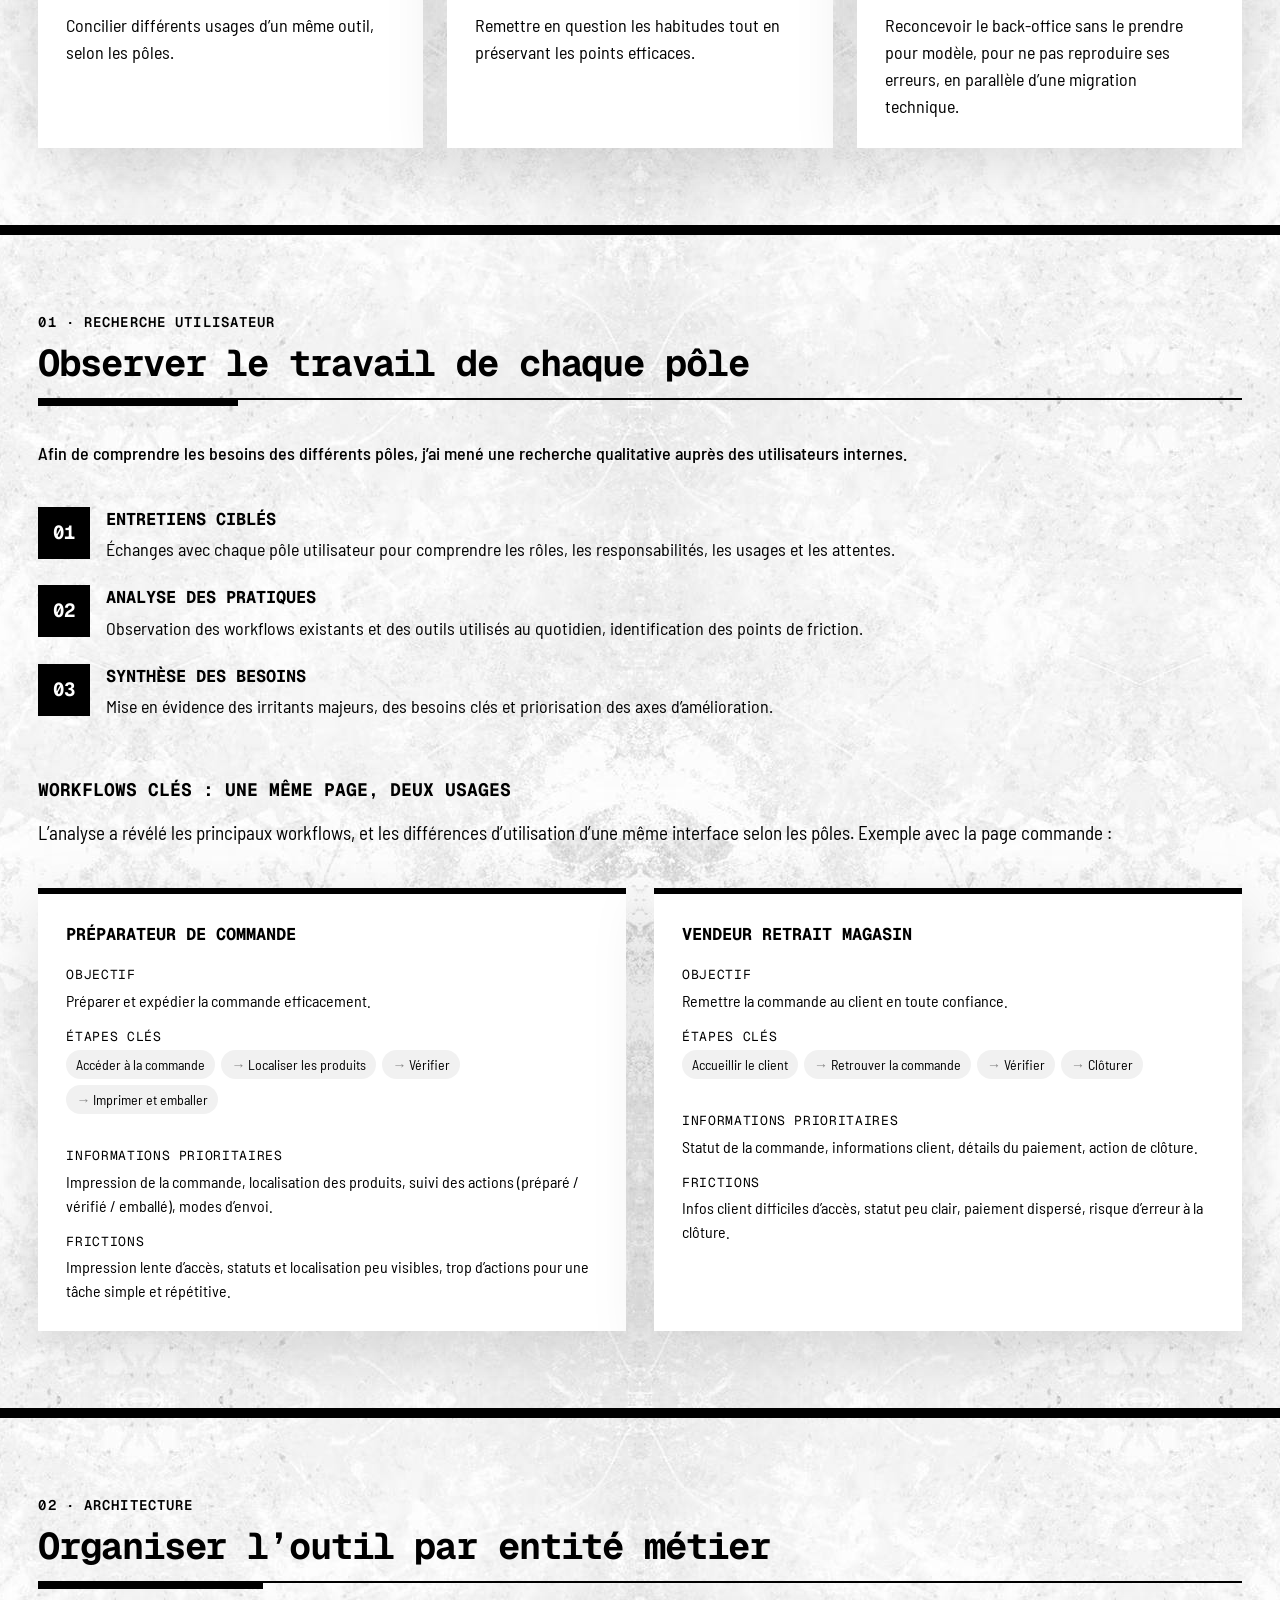
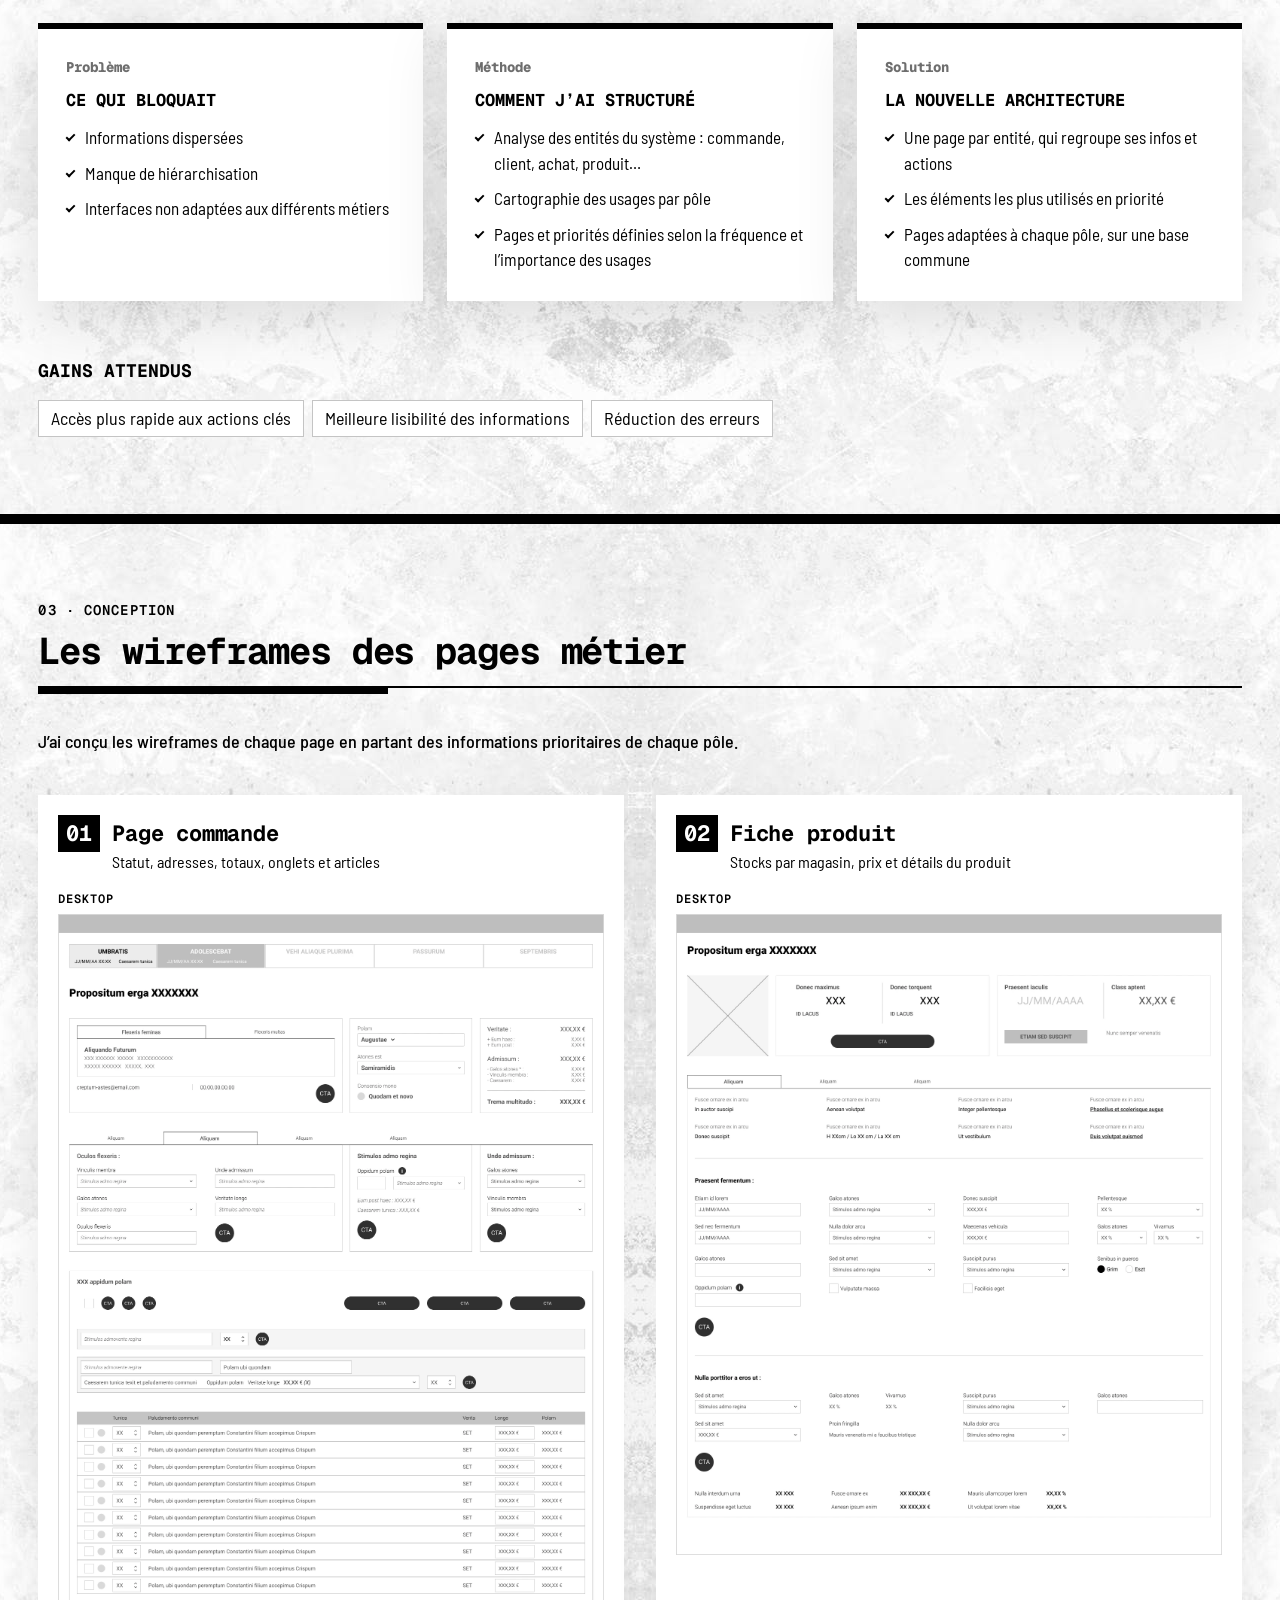
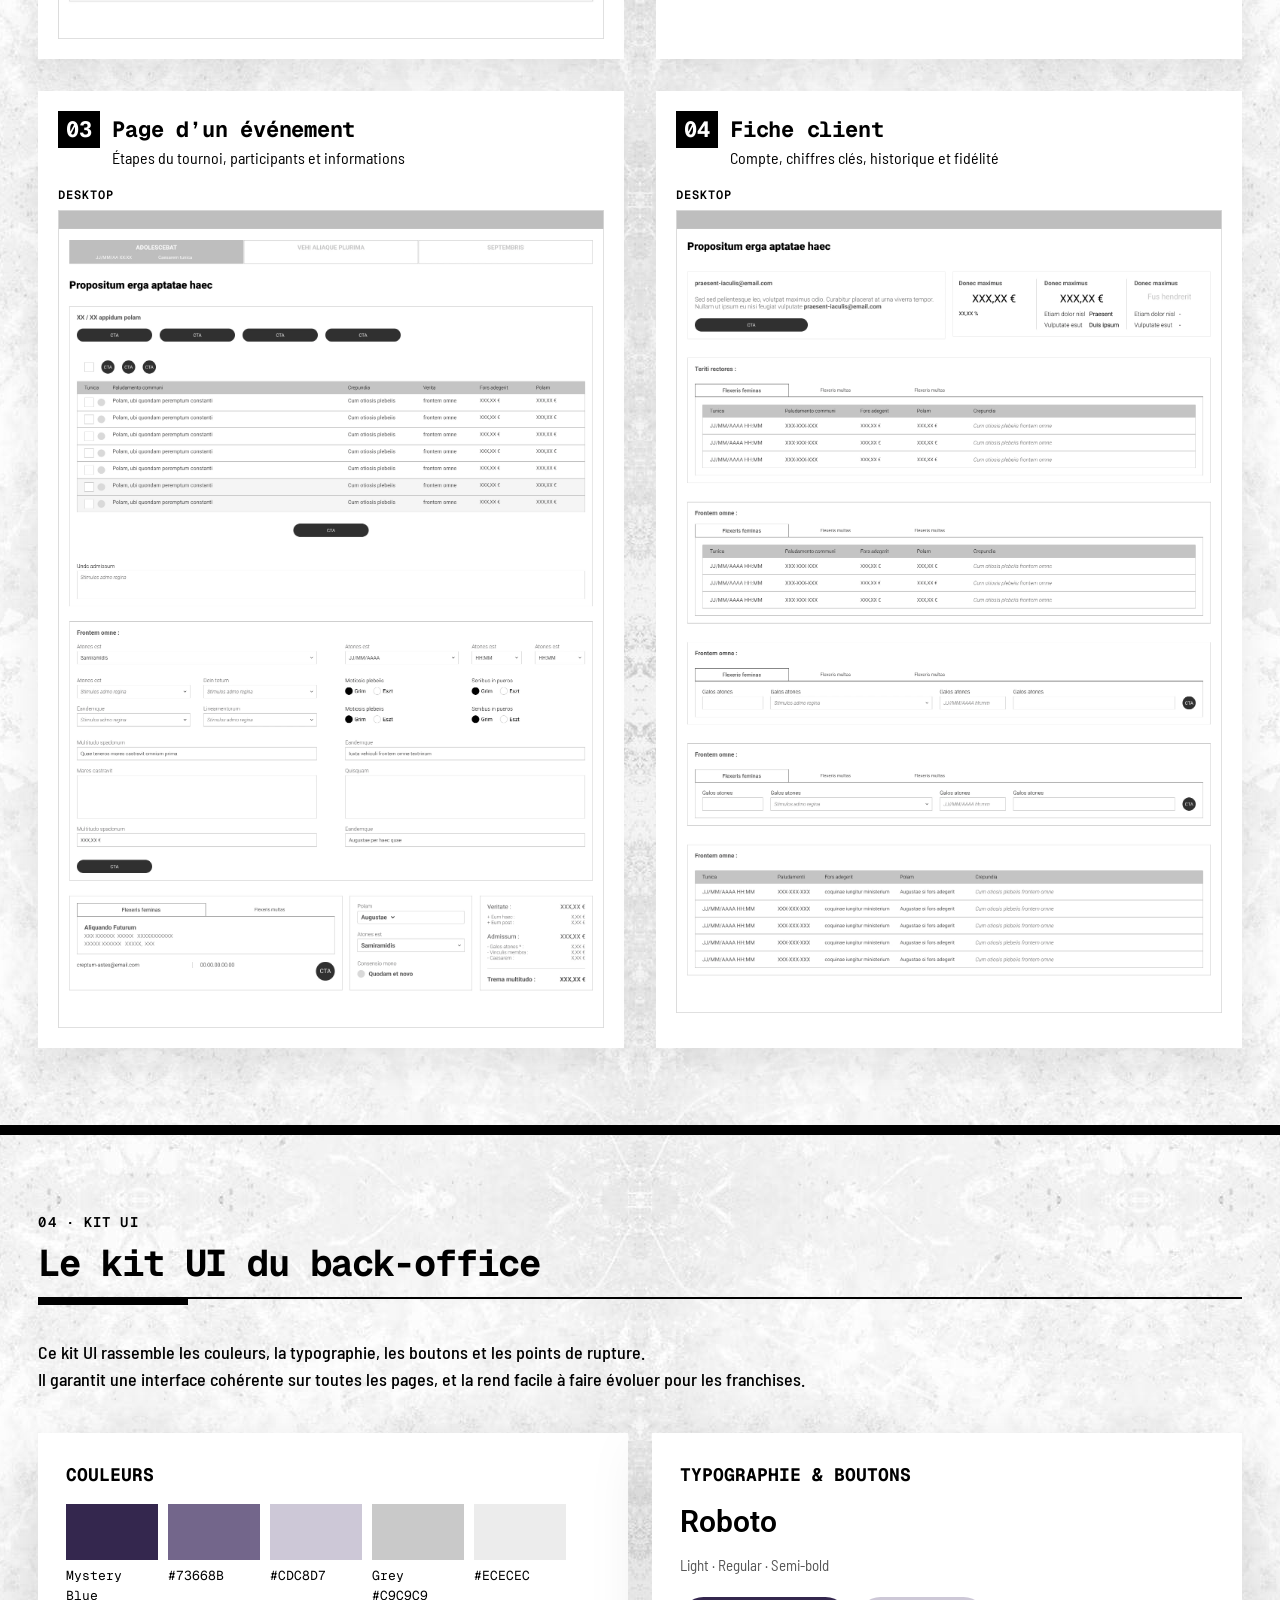
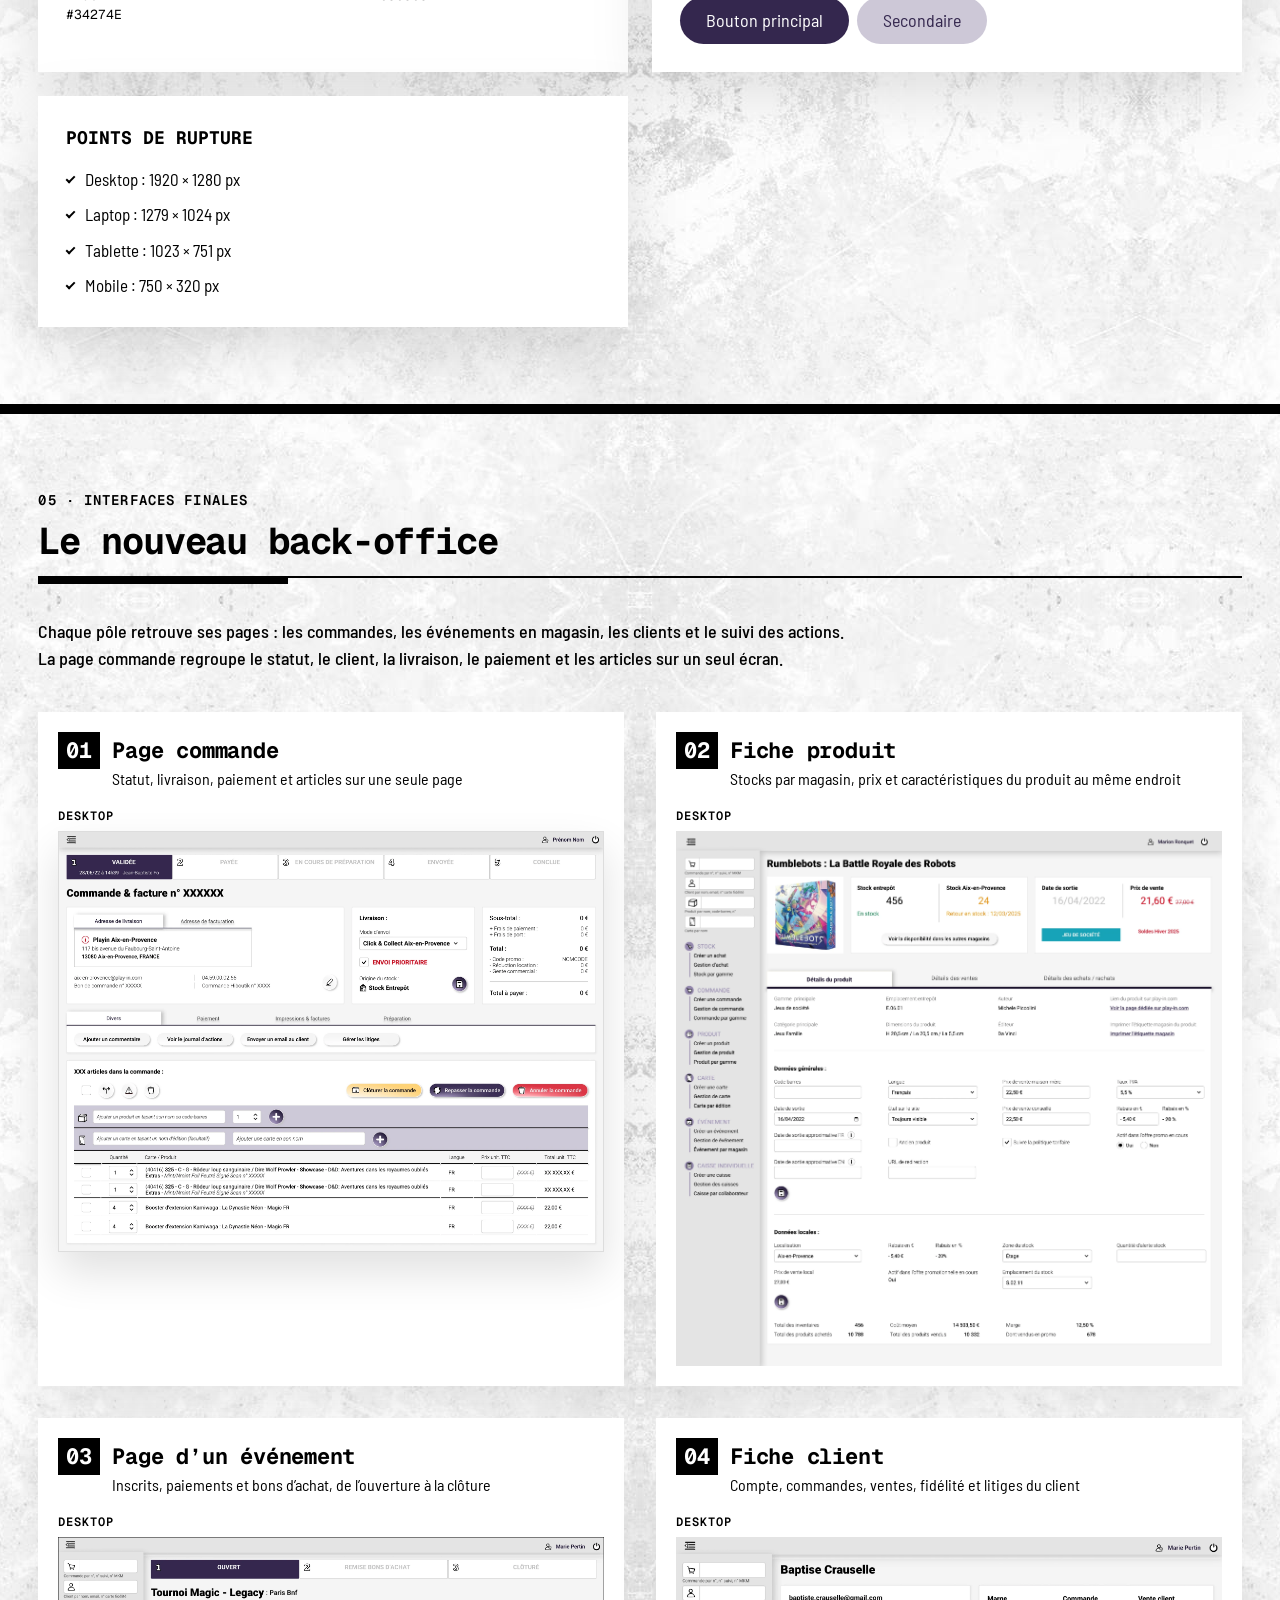
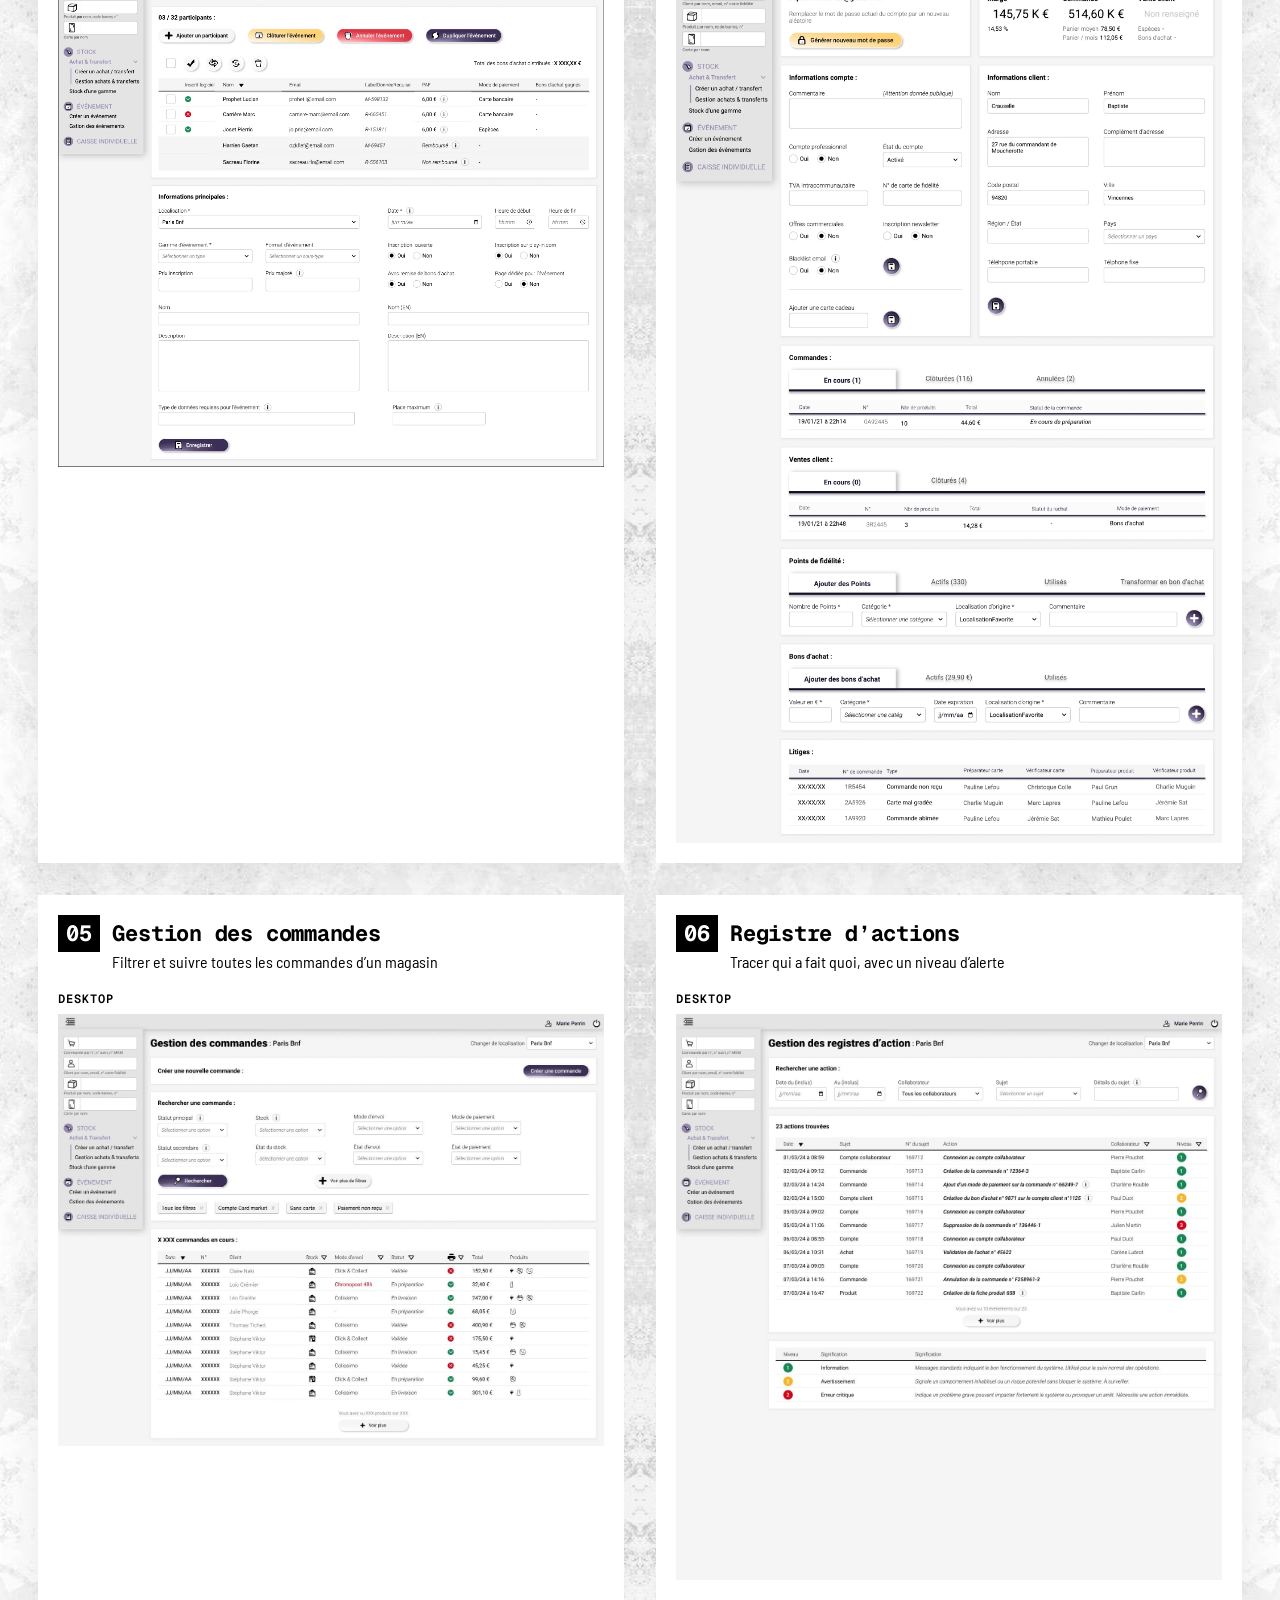
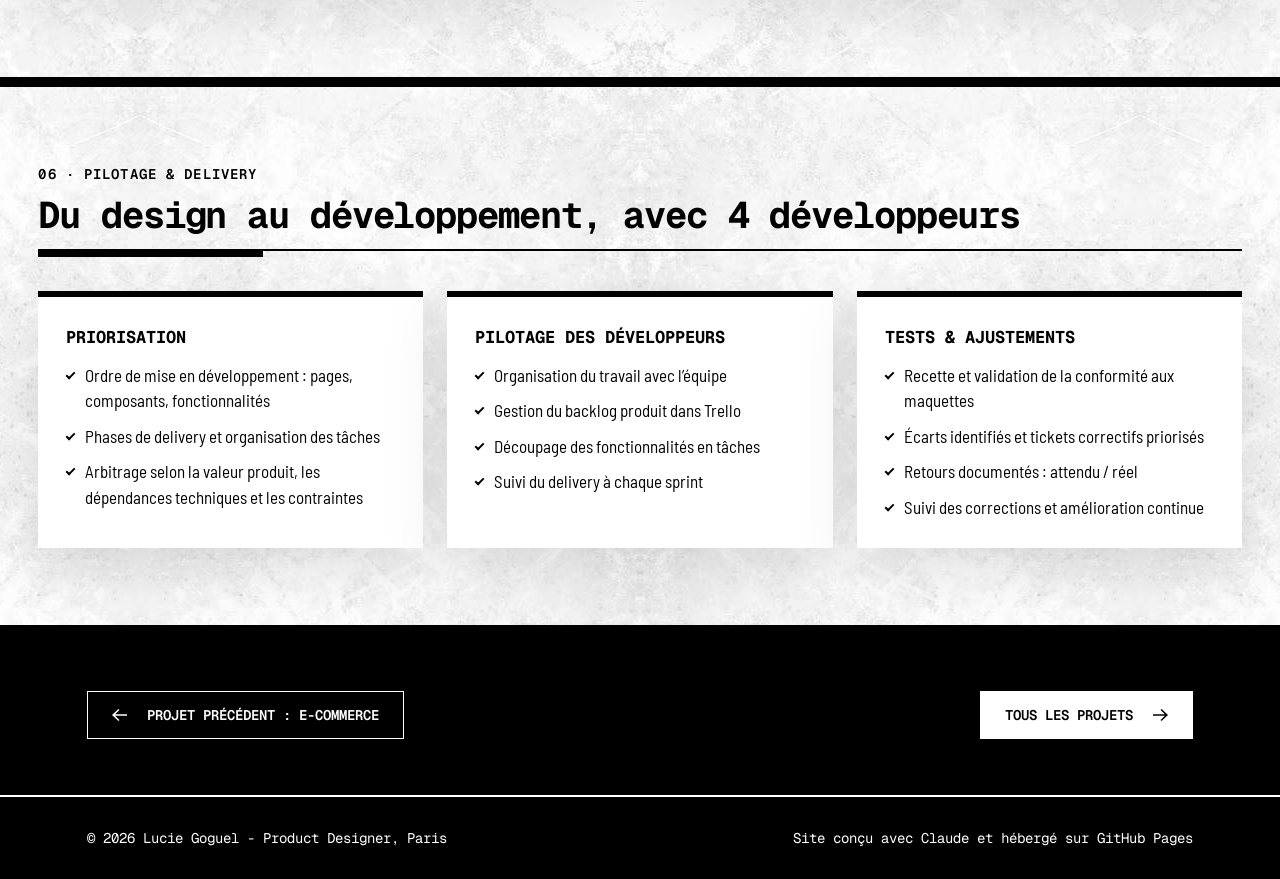
<file: projets/refonte-back-office-play-in/index.html>
<!doctype html>
<html lang="fr">
<head>
  <meta charset="utf-8">
  <meta name="viewport" content="width=device-width, initial-scale=1">
  <title>Restructuration du back-office Play-in — Étude de cas — Lucie Goguel</title>
  <meta name="description" content="Étude de cas : restructuration UX/UI du back-office interne de Play-in, utilisé par environ 100 personnes. Recherche auprès de chaque pôle, analyse des workflows, nouvelle architecture par entité métier, design system et pilotage de 4 développeurs. 8 franchises ouvertes depuis.">
  <link rel="canonical" href="https://luciegoguel.github.io/portfolio/projets/refonte-back-office-play-in/">
  <meta property="og:type" content="article">
  <meta property="og:title" content="Restructuration du back-office Play-in — Lucie Goguel">
  <meta property="og:image" content="https://luciegoguel.github.io/portfolio/assets/img/play-in-bo/hero-1280.webp">
  <link rel="icon" href="../../assets/img/favicon.svg" type="image/svg+xml">
  <link rel="preconnect" href="https://fonts.googleapis.com">
  <link rel="preconnect" href="https://fonts.gstatic.com" crossorigin>
  <link rel="stylesheet" href="https://fonts.googleapis.com/css2?family=Barlow+Semi+Condensed:wght@400;500;600;700;800&family=Geist+Mono:wght@400;600;700;800&family=Roboto:wght@300;400;600&display=swap">
  <link rel="stylesheet" href="../../assets/css/style.css">
</head>
<body>
  <a class="skip-link" href="#contenu">Aller au contenu</a>
  <header class="topbar">
    <div class="inner">
      <a class="topbar__home" href="../../">Lucie Goguel<span class="sr-only"> — retour à l’accueil</span></a>
      <nav class="nav" aria-label="Navigation principale">
        <button class="nav__toggle" type="button" aria-expanded="false" aria-controls="menu-principal">
          <span class="sr-only">Menu</span>
          <svg class="nav__icon-open" aria-hidden="true" width="22" height="16" viewBox="0 0 22 16" fill="currentColor"><path d="M0 0h22v2.4H0zm0 6.8h22v2.4H0zm0 6.8h22V16H0z"/></svg>
          <svg class="nav__icon-close" aria-hidden="true" width="18" height="18" viewBox="0 0 18 18" fill="none" stroke="currentColor" stroke-width="2.4"><path d="M1.5 1.5l15 15M16.5 1.5l-15 15"/></svg>
        </button>
        <ul id="menu-principal">
          <li><a href="../../">Accueil</a></li>
          <li><a href="../../#projets" aria-current="page">Projets</a></li>
          <li><a href="../../#a-propos">À propos</a></li>
          <li><a href="../../#contact">Contact</a></li>
        </ul>
      </nav>
    </div>
  </header>

  <main id="contenu" class="st">

    <!-- ===================== EN-TÊTE ===================== -->
    <section class="st-hero" aria-labelledby="titre">
      <div class="st-wrap">
        <div class="st-hero__grid">
          <div>
            <p class="st-eyebrow"><span class="dot" aria-hidden="true"></span>Étude de cas · Play-in · 2021 – 2023</p>
            <h1 id="titre">Un back-office repensé pour ~100 utilisateurs, prêt pour l’ouverture de franchises</h1>
            <div class="st-hero__intro">
              <p>L’objectif du projet était de restructurer le back-office d’une société pour booster la productivité des utilisateurs, améliorer le confort de travail et adapter les outils pour les futures franchises du groupe.</p>
              <p>J’ai travaillé en tant que <strong>Product Designer</strong> avec une équipe de 4 développeurs.</p>
            </div>
            <a class="st-cue" href="#resultats">Voir les résultats
              <svg aria-hidden="true" width="10" height="12" viewBox="0 0 8 10" fill="currentColor"><path d="M3.3 0h1.4v7.1L7 4.8 8 5.8 4 9.8 0 5.8l1-1 2.3 2.3z"/></svg>
            </a>
          </div>
          <figure class="st-hero__media">
            <img src="../../assets/img/play-in-bo/hero-1280.webp" srcset="../../assets/img/play-in-bo/hero-1280.webp 1280w, ../../assets/img/play-in-bo/hero.webp 2560w" sizes="(max-width: 1023px) 100vw, 700px" alt="Fiche produit du nouveau back-office Play-in sur un écran d’ordinateur : stocks par magasin, prix de vente et détails du produit" width="1280" height="736" fetchpriority="high">
          </figure>
        </div>

        <dl class="st-facts">
          <div><dt>Mon rôle</dt><dd>Product Designer : recherche, architecture, UX, UI, pilotage du delivery</dd></div>
          <div><dt>Durée</dt><dd>Mars 2021 – Avril 2023</dd></div>
          <div><dt>Équipe</dt><dd>Moi + 4 développeurs</dd></div>
          <div><dt>Produit</dt><dd>Back-office interne : commandes, stocks, produits, clients, événements</dd></div>
        </dl>
      </div>
    </section>

    <!-- ===================== RÉSULTATS ===================== -->
    <section class="st-section st-section--black" id="resultats" aria-labelledby="t-res">
      <div class="st-wrap">
        <div class="st-h2" style="--bar:150px"><small>Résultats</small><h2 id="t-res">Ce que le projet a permis</h2></div>
        <div class="st-kpis st-kpis--plain">
          <div class="st-kpi"><b>~100</b><span>utilisateurs au quotidien</span><small>Tous les pôles de l’entreprise</small></div>
          <div class="st-kpi"><b>8</b><span>franchises ouvertes depuis</span><small>Qui travaillent avec ce back-office</small></div>
          <div class="st-kpi"><b>1</b><span>outil pour tous les métiers</span><small>Une base commune, des pages adaptées à chaque pôle</small></div>
        </div>
      </div>
    </section>

    <!-- ===================== CONTEXTE ===================== -->
    <section class="st-section" aria-labelledby="t-defi">
      <div class="st-wrap">
        <div class="st-h2" style="--bar:200px"><small>Contexte</small><h2 id="t-defi">Un outil, plusieurs métiers</h2></div>
        <p class="st-lead">Le back-office sert à toute l’entreprise : préparation des commandes, vente en magasin, achats, gestion des produits et des événements. Il devait aussi pouvoir être utilisé par les futures franchises.</p>
        <div class="st-cols3">
          <div class="st-card"><span class="num">Contrainte 01</span><h3>Usages multiples</h3><p>Concilier différents usages d’un même outil, selon les pôles.</p></div>
          <div class="st-card"><span class="num">Contrainte 02</span><h3>Habitudes existantes</h3><p>Remettre en question les habitudes tout en préservant les points efficaces.</p></div>
          <div class="st-card"><span class="num">Contrainte 03</span><h3>Repenser l’existant</h3><p>Reconcevoir le back-office sans le prendre pour modèle, pour ne pas reproduire ses erreurs, en parallèle d’une migration technique.</p></div>
        </div>
      </div>
    </section>

    <!-- ===================== RECHERCHE ===================== -->
    <section class="st-section st-section--white st-rule-top" id="recherche" aria-labelledby="t-rech">
      <div class="st-wrap">
        <div class="st-h2" style="--bar:200px"><small>01 · Recherche utilisateur</small><h2 id="t-rech">Observer le travail de chaque pôle</h2></div>
        <p class="st-lead">Afin de comprendre les besoins des différents pôles, j’ai mené une recherche qualitative auprès des utilisateurs internes.</p>
        <ol class="st-steps">
          <li><div><h3>Entretiens ciblés</h3><p>Échanges avec chaque pôle utilisateur pour comprendre les rôles, les responsabilités, les usages et les attentes.</p></div></li>
          <li><div><h3>Analyse des pratiques</h3><p>Observation des workflows existants et des outils utilisés au quotidien, identification des points de friction.</p></div></li>
          <li><div><h3>Synthèse des besoins</h3><p>Mise en évidence des irritants majeurs, des besoins clés et priorisation des axes d’amélioration.</p></div></li>
        </ol>

        <p class="st-h3">Workflows clés : une même page, deux usages</p>
        <p>L’analyse a révélé les principaux workflows, et les différences d’utilisation d’une même interface selon les pôles. Exemple avec la page commande :</p>
        <div class="st-flow">
          <article class="st-card">
            <h3>Préparateur de commande</h3>
            <dl>
              <div><dt>Objectif</dt><dd>Préparer et expédier la commande efficacement.</dd></div>
              <div><dt>Étapes clés</dt><dd><ol><li>Accéder à la commande</li><li>Localiser les produits</li><li>Vérifier</li><li>Imprimer et emballer</li></ol></dd></div>
              <div><dt>Informations prioritaires</dt><dd>Impression de la commande, localisation des produits, suivi des actions (préparé / vérifié / emballé), modes d’envoi.</dd></div>
              <div><dt>Frictions</dt><dd>Impression lente d’accès, statuts et localisation peu visibles, trop d’actions pour une tâche simple et répétitive.</dd></div>
            </dl>
          </article>
          <article class="st-card">
            <h3>Vendeur retrait magasin</h3>
            <dl>
              <div><dt>Objectif</dt><dd>Remettre la commande au client en toute confiance.</dd></div>
              <div><dt>Étapes clés</dt><dd><ol><li>Accueillir le client</li><li>Retrouver la commande</li><li>Vérifier</li><li>Clôturer</li></ol></dd></div>
              <div><dt>Informations prioritaires</dt><dd>Statut de la commande, informations client, détails du paiement, action de clôture.</dd></div>
              <div><dt>Frictions</dt><dd>Infos client difficiles d’accès, statut peu clair, paiement dispersé, risque d’erreur à la clôture.</dd></div>
            </dl>
          </article>
        </div>
      </div>
    </section>

    <!-- ===================== ARCHITECTURE ===================== -->
    <section class="st-section st-rule-top" aria-labelledby="t-arch">
      <div class="st-wrap">
        <div class="st-h2" style="--bar:225px"><small>02 · Architecture</small><h2 id="t-arch">Organiser l’outil par entité métier</h2></div>
        <div class="st-cols3">
          <div class="st-card"><span class="num">Problème</span><h3>Ce qui bloquait</h3><ul class="st-list"><li>Informations dispersées</li><li>Manque de hiérarchisation</li><li>Interfaces non adaptées aux différents métiers</li></ul></div>
          <div class="st-card"><span class="num">Méthode</span><h3>Comment j’ai structuré</h3><ul class="st-list"><li>Analyse des entités du système : commande, client, achat, produit…</li><li>Cartographie des usages par pôle</li><li>Pages et priorités définies selon la fréquence et l’importance des usages</li></ul></div>
          <div class="st-card"><span class="num">Solution</span><h3>La nouvelle architecture</h3><ul class="st-list"><li>Une page par entité, qui regroupe ses infos et actions</li><li>Les éléments les plus utilisés en priorité</li><li>Pages adaptées à chaque pôle, sur une base commune</li></ul></div>
        </div>
        <p class="st-h3">Gains attendus</p>
        <ul class="st-chips st-chips--gains"><li>Accès plus rapide aux actions clés</li><li>Meilleure lisibilité des informations</li><li>Réduction des erreurs</li></ul>
      </div>
    </section>

    <!-- ===================== WIREFRAMES ===================== -->
    <section class="st-section st-section--white st-rule-top" aria-labelledby="t-wire">
      <div class="st-wrap">
        <div class="st-h2" style="--bar:350px"><small>03 · Conception</small><h2 id="t-wire">Les wireframes des pages métier</h2></div>
        <p class="st-lead">J’ai conçu les wireframes de chaque page en partant des informations prioritaires de chaque pôle.</p>
        <div class="st-wfs">
          <figure class="st-wf">
            <figcaption><span class="st-wf__num">01</span><strong>Page commande</strong>Statut, adresses, totaux, onglets et articles</figcaption>
            <div class="st-wf__col"><span class="st-wf__label">Desktop</span><div class="st-wf__img"><img src="../../assets/img/play-in-bo/wf/commande-d.webp" alt="Wireframe desktop : Page commande" width="1450" height="1925" loading="lazy"></div></div>
          </figure>
          <figure class="st-wf">
            <figcaption><span class="st-wf__num">02</span><strong>Fiche produit</strong>Stocks par magasin, prix et détails du produit</figcaption>
            <div class="st-wf__col"><span class="st-wf__label">Desktop</span><div class="st-wf__img"><img src="../../assets/img/play-in-bo/wf/produit-d.webp" alt="Wireframe desktop : Fiche produit" width="1450" height="1704" loading="lazy"></div></div>
          </figure>
          <figure class="st-wf">
            <figcaption><span class="st-wf__num">03</span><strong>Page d’un événement</strong>Étapes du tournoi, participants et informations</figcaption>
            <div class="st-wf__col"><span class="st-wf__label">Desktop</span><div class="st-wf__img"><img src="../../assets/img/play-in-bo/wf/evenement-d.webp" alt="Wireframe desktop : Page d’un événement" width="1450" height="2175" loading="lazy"></div></div>
          </figure>
          <figure class="st-wf">
            <figcaption><span class="st-wf__num">04</span><strong>Fiche client</strong>Compte, chiffres clés, historique et fidélité</figcaption>
            <div class="st-wf__col"><span class="st-wf__label">Desktop</span><div class="st-wf__img"><img src="../../assets/img/play-in-bo/wf/client-d.webp" alt="Wireframe desktop : Fiche client" width="1450" height="2135" loading="lazy"></div></div>
          </figure>
        </div>
      </div>
    </section>

    <!-- ===================== KIT UI ===================== -->
    <section class="st-section st-rule-top" aria-labelledby="t-kit">
      <div class="st-wrap">
        <div class="st-h2" style="--bar:150px"><small>04 · Kit UI</small><h2 id="t-kit">Le kit UI du back-office</h2></div>
        <p class="st-lead">Ce kit UI rassemble les couleurs, la typographie, les boutons et les points de rupture.<br>Il garantit une interface cohérente sur toutes les pages, et la rend facile à faire évoluer pour les franchises.</p>
        <div class="st-kit">
          <div class="st-card">
            <p class="st-h3">Couleurs</p>
            <ul class="st-swatches">
              <li><i style="background:#34274e"></i>Mystery Blue #34274E</li>
              <li><i style="background:#73668b"></i>#73668B</li>
              <li><i style="background:#cdc8d7"></i>#CDC8D7</li>
              <li><i style="background:#c9c9c9"></i>Grey #C9C9C9</li>
              <li><i style="background:#ececec"></i>#ECECEC</li>
            </ul>
          </div>
          <div class="st-card">
            <p class="st-h3">Typographie &amp; boutons</p>
            <p style="font-family:'Roboto',sans-serif;font-size:30px;line-height:1.2;font-weight:600">Roboto</p>
            <p style="font-size:15px;color:#555">Light · Regular · Semi-bold</p>
            <p><span class="st-btn-demo" style="background:#34274e;border-radius:99px">Bouton principal</span><span class="st-btn-demo" style="background:#cdc8d7;color:#34274e;border-radius:99px">Secondaire</span></p>
          </div>
          <div class="st-card">
            <p class="st-h3">Points de rupture</p>
            <ul class="st-list"><li>Desktop : 1920 × 1280 px</li><li>Laptop : 1279 × 1024 px</li><li>Tablette : 1023 × 751 px</li><li>Mobile : 750 × 320 px</li></ul>
          </div>
        </div>
      </div>
    </section>

    <!-- ===================== ÉCRANS FINAUX ===================== -->
    <section class="st-section st-section--white st-rule-top" aria-labelledby="t-ui">
      <div class="st-wrap">
        <div class="st-h2" style="--bar:250px"><small>05 · Interfaces finales</small><h2 id="t-ui">Le nouveau back-office</h2></div>
        <p class="st-lead">Chaque pôle retrouve ses pages : les commandes, les événements en magasin, les clients et le suivi des actions.<br>La page commande regroupe le statut, le client, la livraison, le paiement et les articles sur un seul écran.</p>
        <div class="st-wfs">
          <figure class="st-wf">
            <figcaption><span class="st-wf__num">01</span><strong>Page commande</strong>Statut, livraison, paiement et articles sur une seule page</figcaption>
            <div class="st-wf__col"><span class="st-wf__label">Desktop</span><div class="st-wf__desk st-scroll" tabindex="0" role="region" aria-label="Page commande en desktop, défilable"><img src="../../assets/img/play-in-bo/ui/commande-d.webp" alt="Page commande : barre de statut, adresses, totaux, onglets paiement et préparation, liste des articles, version desktop" width="2160" height="1662" loading="lazy"></div></div>
          </figure>
          <figure class="st-wf">
            <figcaption><span class="st-wf__num">02</span><strong>Fiche produit</strong>Stocks par magasin, prix et caractéristiques du produit au même endroit</figcaption>
            <div class="st-wf__col"><span class="st-wf__label">Desktop</span><div class="st-wf__img"><img src="../../assets/img/play-in-bo/ui/produit-d.webp" alt="Fiche produit du back-office : stocks par magasin, prix, informations et caractéristiques du produit" width="2295" height="2250" loading="lazy"></div></div>
          </figure>
          <figure class="st-wf">
            <figcaption><span class="st-wf__num">03</span><strong>Page d’un événement</strong>Inscrits, paiements et bons d’achat, de l’ouverture à la clôture</figcaption>
            <div class="st-wf__col"><span class="st-wf__label">Desktop</span><div class="st-wf__img"><img src="../../assets/img/play-in-bo/ui/evenement-d.webp" alt="Page du tournoi Magic Legacy : étapes ouvert, remise des bons d’achat, clôturé, liste des participants et informations principales, version desktop" width="2160" height="2099" loading="lazy"></div></div>
          </figure>
          <figure class="st-wf">
            <figcaption><span class="st-wf__num">04</span><strong>Fiche client</strong>Compte, commandes, ventes, fidélité et litiges du client</figcaption>
            <div class="st-wf__col"><span class="st-wf__label">Desktop</span><div class="st-wf__img"><img src="../../assets/img/play-in-bo/ui/client.webp" alt="Fiche client : informations du compte et du client, marge, commandes, ventes, points de fidélité, bons d’achat et litiges" width="1920" height="3188" loading="lazy"></div></div>
          </figure>
          <figure class="st-wf">
            <figcaption><span class="st-wf__num">05</span><strong>Gestion des commandes</strong>Filtrer et suivre toutes les commandes d’un magasin</figcaption>
            <div class="st-wf__col"><span class="st-wf__label">Desktop</span><div class="st-wf__img"><img src="../../assets/img/play-in-bo/ui/commandes.webp" alt="Liste des commandes : filtres par statut, stock, envoi et paiement, tableau des commandes en cours" width="1450" height="1149" loading="lazy"></div></div>
          </figure>
          <figure class="st-wf">
            <figcaption><span class="st-wf__num">06</span><strong>Registre d’actions</strong>Tracer qui a fait quoi, avec un niveau d’alerte</figcaption>
            <div class="st-wf__col"><span class="st-wf__label">Desktop</span><div class="st-wf__img"><img src="../../assets/img/play-in-bo/ui/registre.webp" alt="Registre d’actions : recherche par date, collaborateur et sujet, liste des actions avec leur niveau d’information, avertissement ou erreur" width="1450" height="1504" loading="lazy"></div></div>
          </figure>
        </div>
      </div>
    </section>

    <!-- ===================== PILOTAGE ===================== -->
    <section class="st-section st-rule-top" aria-labelledby="t-liv">
      <div class="st-wrap">
        <div class="st-h2" style="--bar:225px"><small>06 · Pilotage &amp; delivery</small><h2 id="t-liv">Du design au développement, avec 4 développeurs</h2></div>
        <div class="st-cols3">
          <div class="st-card"><h3>Priorisation</h3><ul class="st-list"><li>Ordre de mise en développement : pages, composants, fonctionnalités</li><li>Phases de delivery et organisation des tâches</li><li>Arbitrage selon la valeur produit, les dépendances techniques et les contraintes</li></ul></div>
          <div class="st-card"><h3>Pilotage des développeurs</h3><ul class="st-list"><li>Organisation du travail avec l’équipe</li><li>Gestion du backlog produit dans Trello</li><li>Découpage des fonctionnalités en tâches</li><li>Suivi du delivery à chaque sprint</li></ul></div>
          <div class="st-card"><h3>Tests &amp; ajustements</h3><ul class="st-list"><li>Recette et validation de la conformité aux maquettes</li><li>Écarts identifiés et tickets correctifs priorisés</li><li>Retours documentés : attendu / réel</li><li>Suivi des corrections et amélioration continue</li></ul></div>
        </div>
      </div>
    </section>

    <nav class="cs-next" aria-label="Autres projets">
      <a class="btn btn--outline" href="../refonte-site-e-commerce-play-in/" style="text-transform:uppercase;font-size:14px">
        <svg aria-hidden="true" width="15" height="12" viewBox="0 0 15 12" fill="currentColor"><path d="M6.4 0l1 1-4.3 4.3H15v1.4H3.1L7.4 11l-1 1L0 6z"/></svg>Projet précédent : e-commerce</a>
      <a class="btn btn--light" href="../../#projets" style="text-transform:uppercase;font-size:14px">Tous les projets
        <svg aria-hidden="true" width="15" height="12" viewBox="0 0 15 12" fill="currentColor"><path d="M8.6 0 7.6 1l4.3 4.3H0v1.4h11.9L7.6 11l1 1 6.4-6z"/></svg></a>
    </nav>
  </main>

  <footer class="footer">
    <p>© 2026 Lucie Goguel - Product Designer, Paris</p>
    <p class="footer__credit">Site conçu avec Claude et hébergé sur GitHub Pages</p>
  </footer>
  <a class="to-top" href="#" aria-label="Retour en haut de la page">
    <svg aria-hidden="true" width="14" height="18" viewBox="0 0 12 15" fill="currentColor"><path d="M0 6.4 1 7.4l4.3-4.3V15h1.4V3.1L11 7.4l1-1L6 .4z"/></svg>
  </a>
  <script>
    (function () {
      var b = document.querySelector('.to-top');
      var dark = document.querySelectorAll('.contact, .footer, .st-section--black');
      function upd() {
        // Apparaît après 300 px de défilement, ne disparaît qu'à 100 px du haut
        var sy = window.scrollY;
        if (sy > 300) b.classList.add('is-visible');
        else if (sy < 100) b.classList.remove('is-visible');
        var r = b.getBoundingClientRect(), y = r.top + r.height / 2, onDark = false;
        dark.forEach(function (d) { var q = d.getBoundingClientRect(); if (y >= q.top && y <= q.bottom) onDark = true; });
        b.classList.toggle('is-dark', onDark);
      }
      window.addEventListener('resize', upd);
      window.addEventListener('scroll', upd, { passive: true }); upd();
    })();
  </script>
  <script>
    // Menu hamburger (mobile)
    (function () {
      var nav = document.querySelector('.nav'), t = nav && nav.querySelector('.nav__toggle');
      if (!t) return;
      function set(open) {
        nav.classList.toggle('is-open', open);
        document.body.classList.toggle('menu-open', open);
        t.setAttribute('aria-expanded', open);
        t.querySelector('.sr-only').textContent = open ? 'Fermer le menu' : 'Menu';
      }
      t.addEventListener('click', function () { set(!nav.classList.contains('is-open')); });
      nav.querySelectorAll('ul a').forEach(function (a) { a.addEventListener('click', function () { set(false); }); });
      document.addEventListener('keydown', function (e) { if (e.key === 'Escape' && nav.classList.contains('is-open')) { set(false); t.focus(); } });
      window.addEventListener('resize', function () { if (window.innerWidth > 750) set(false); });
    })();
  </script>
</body>
</html>
</file>
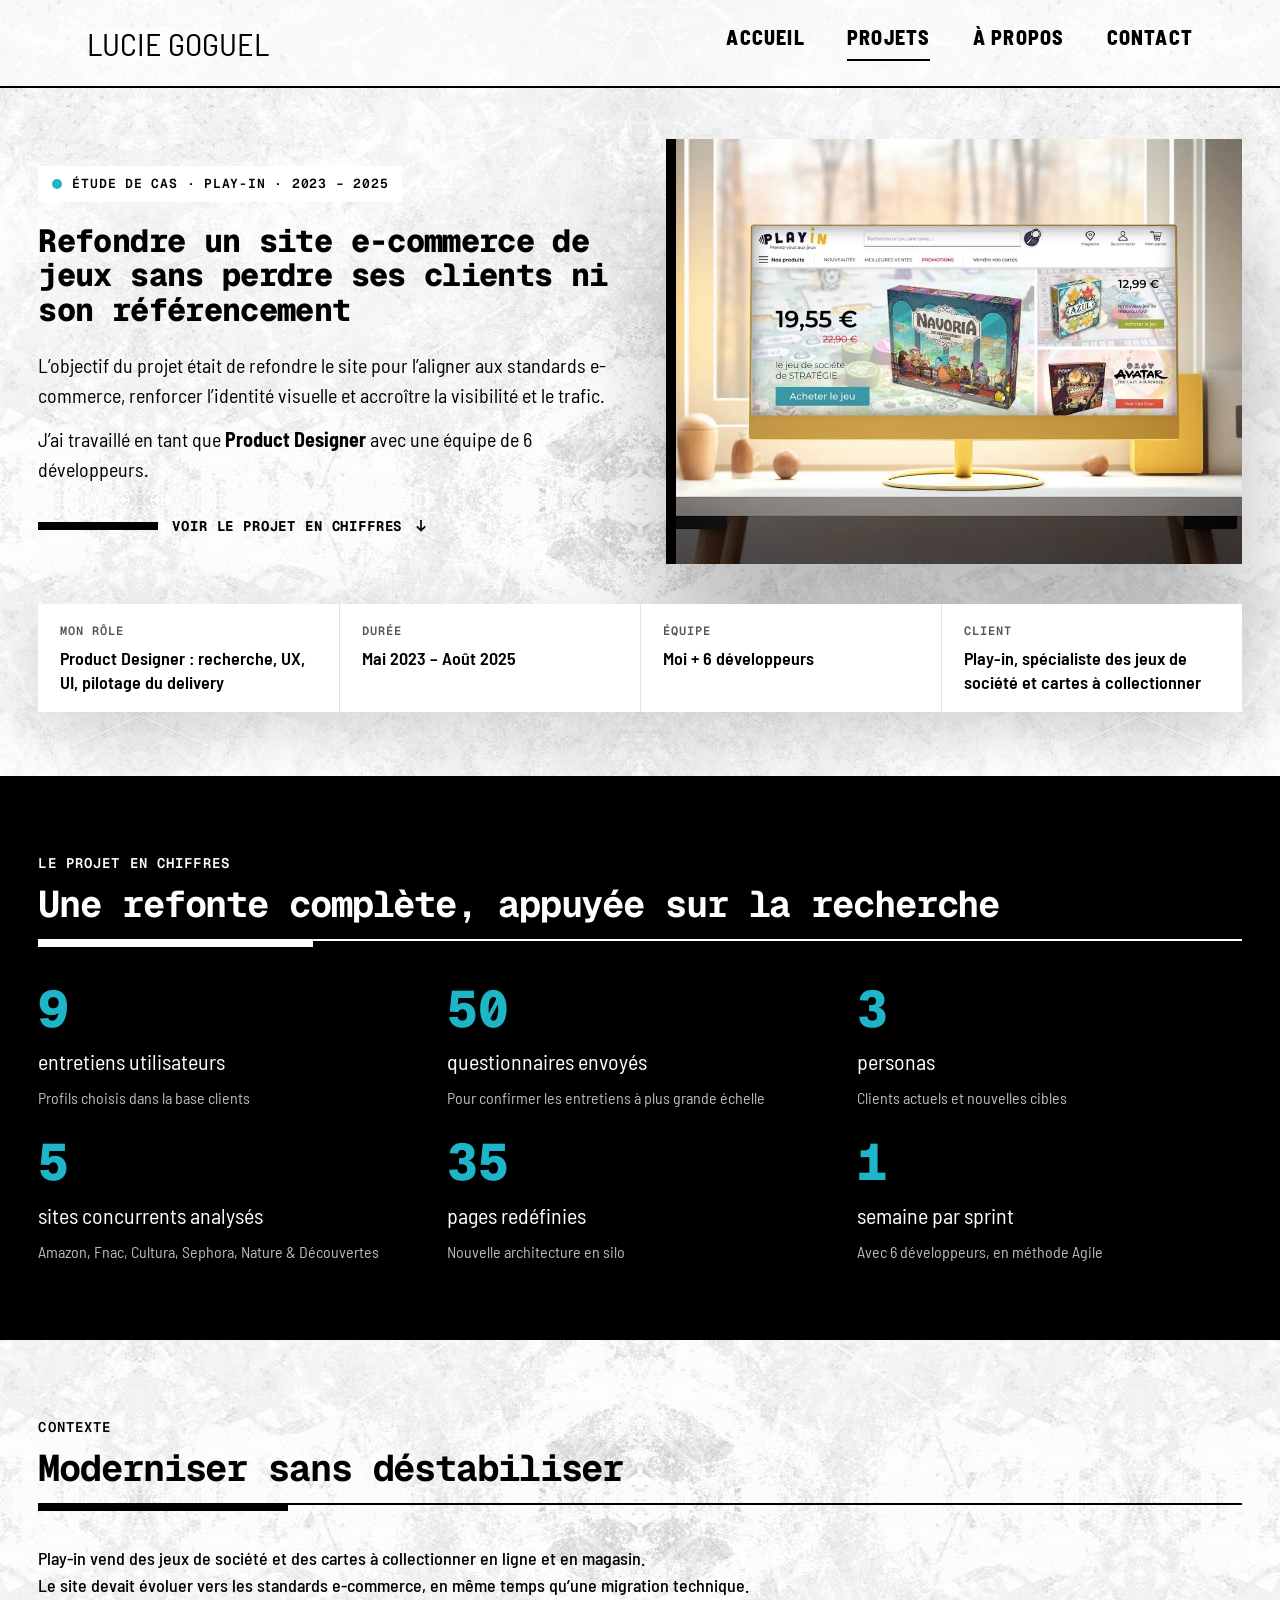
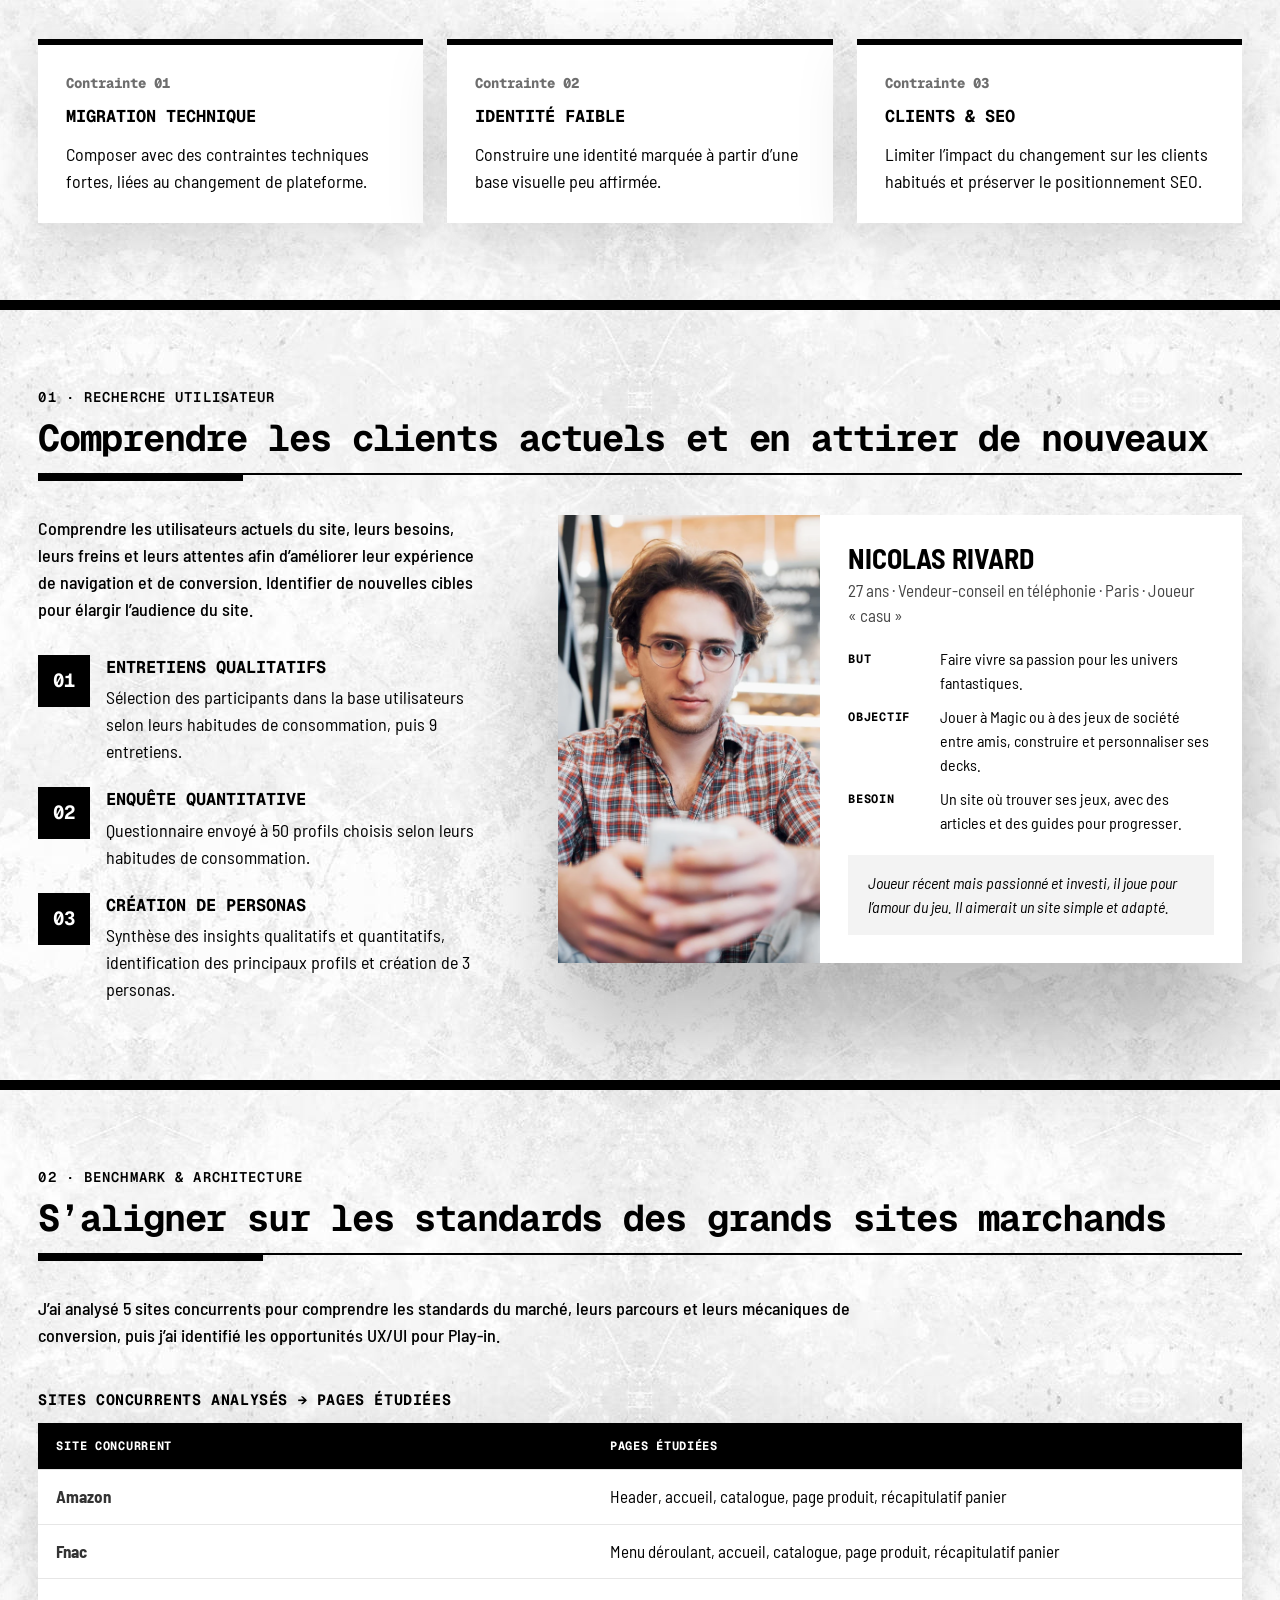
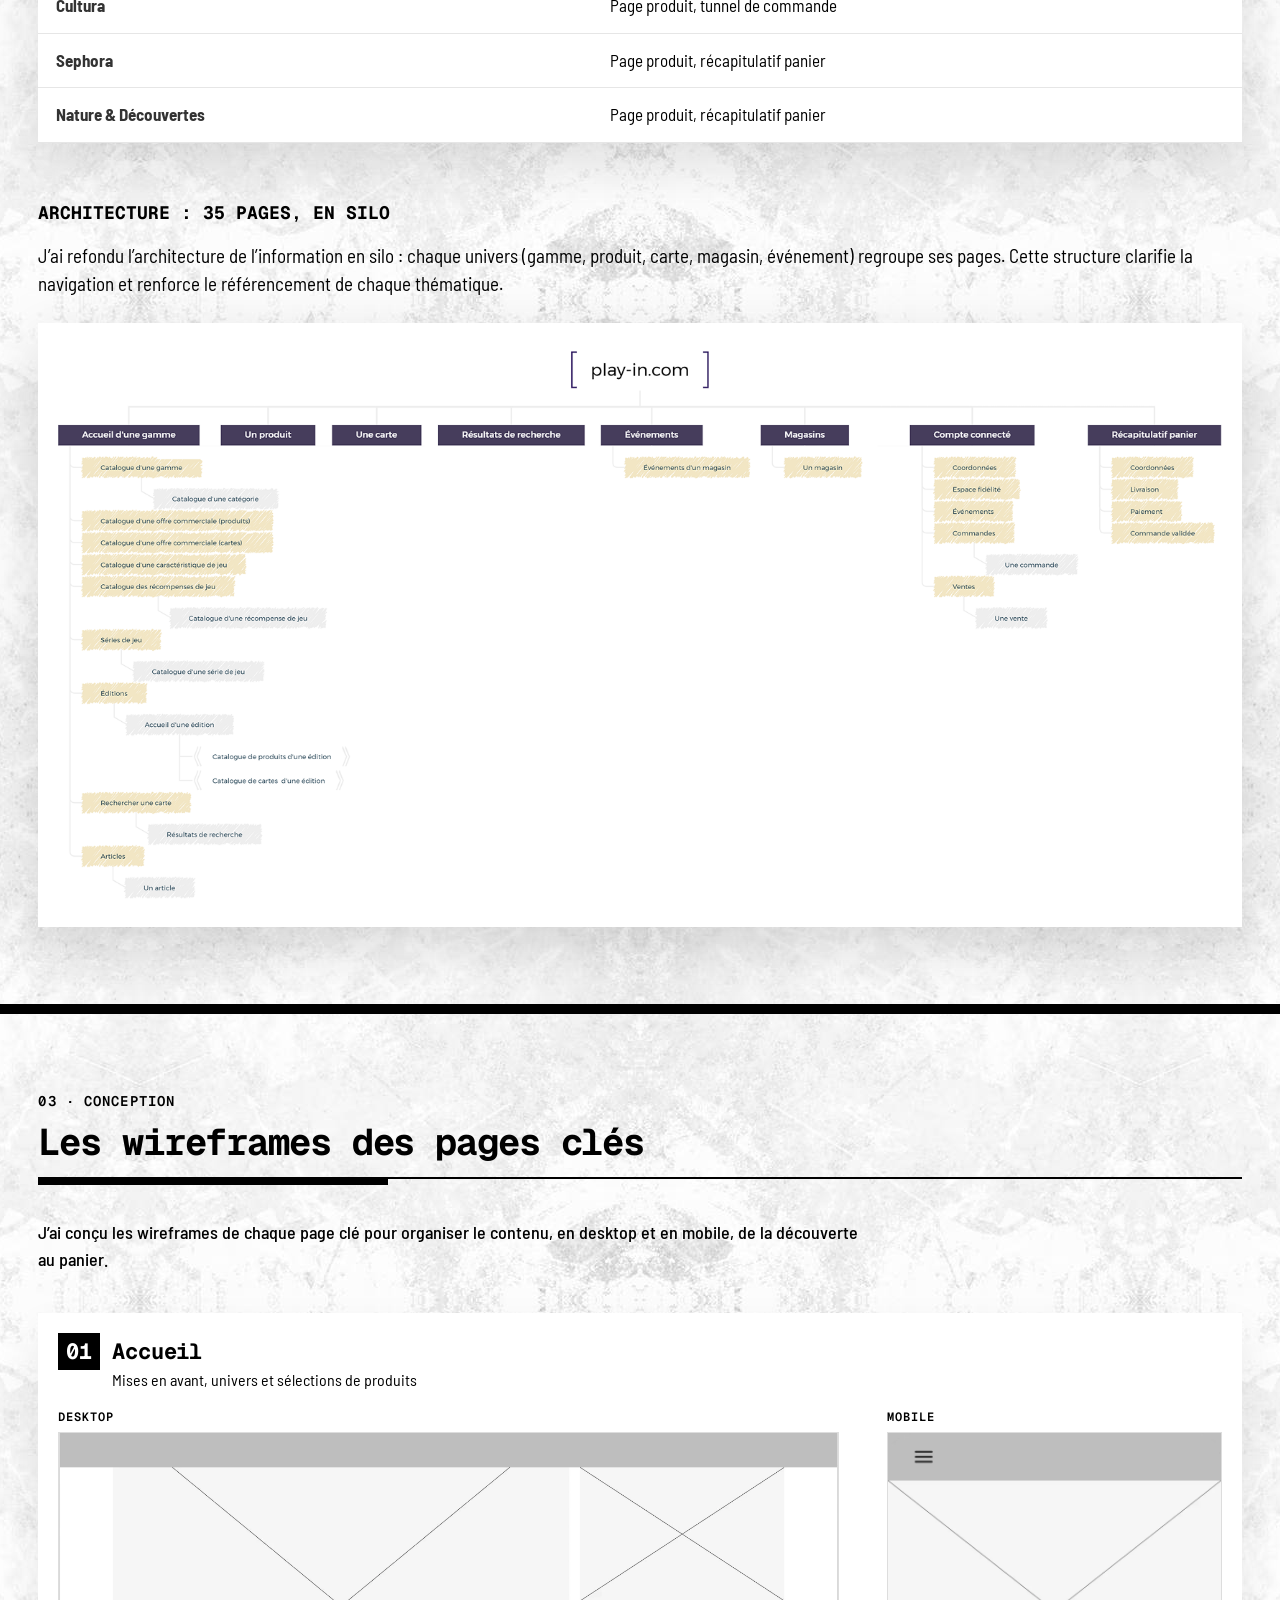
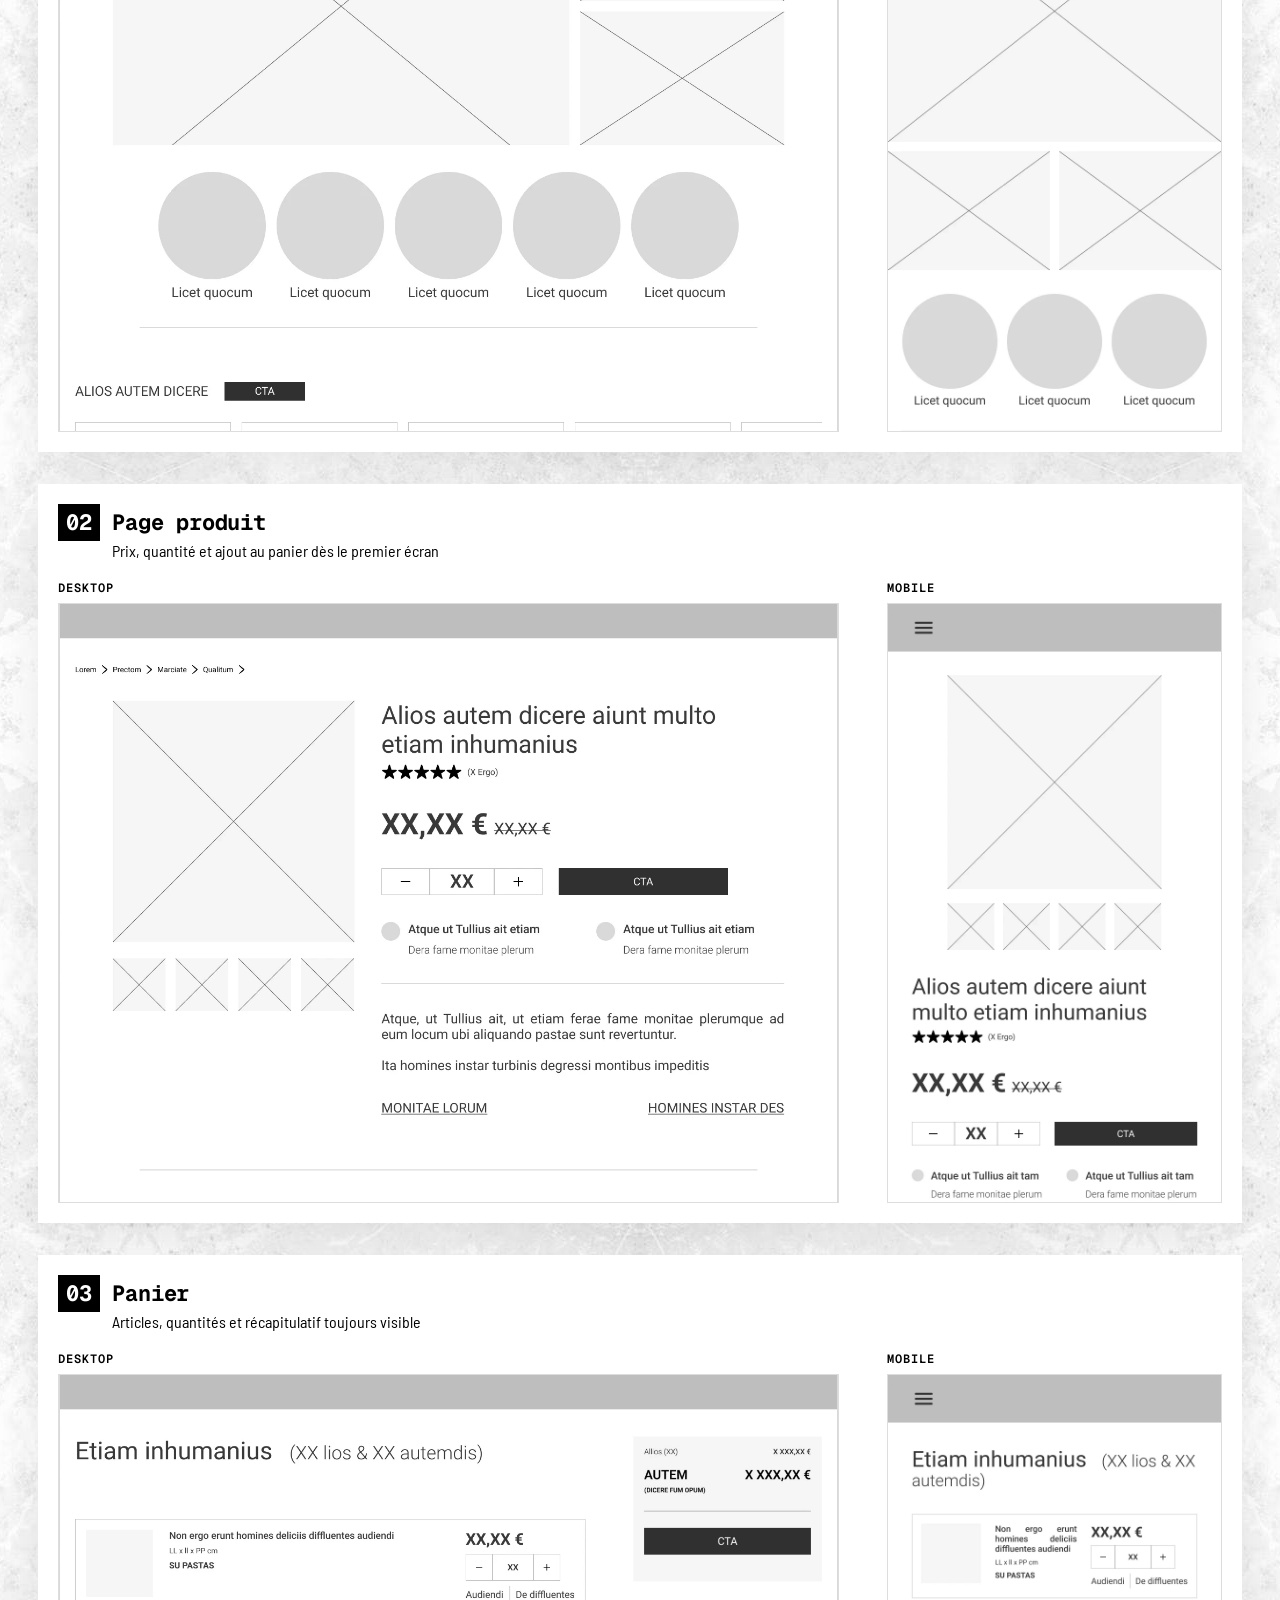
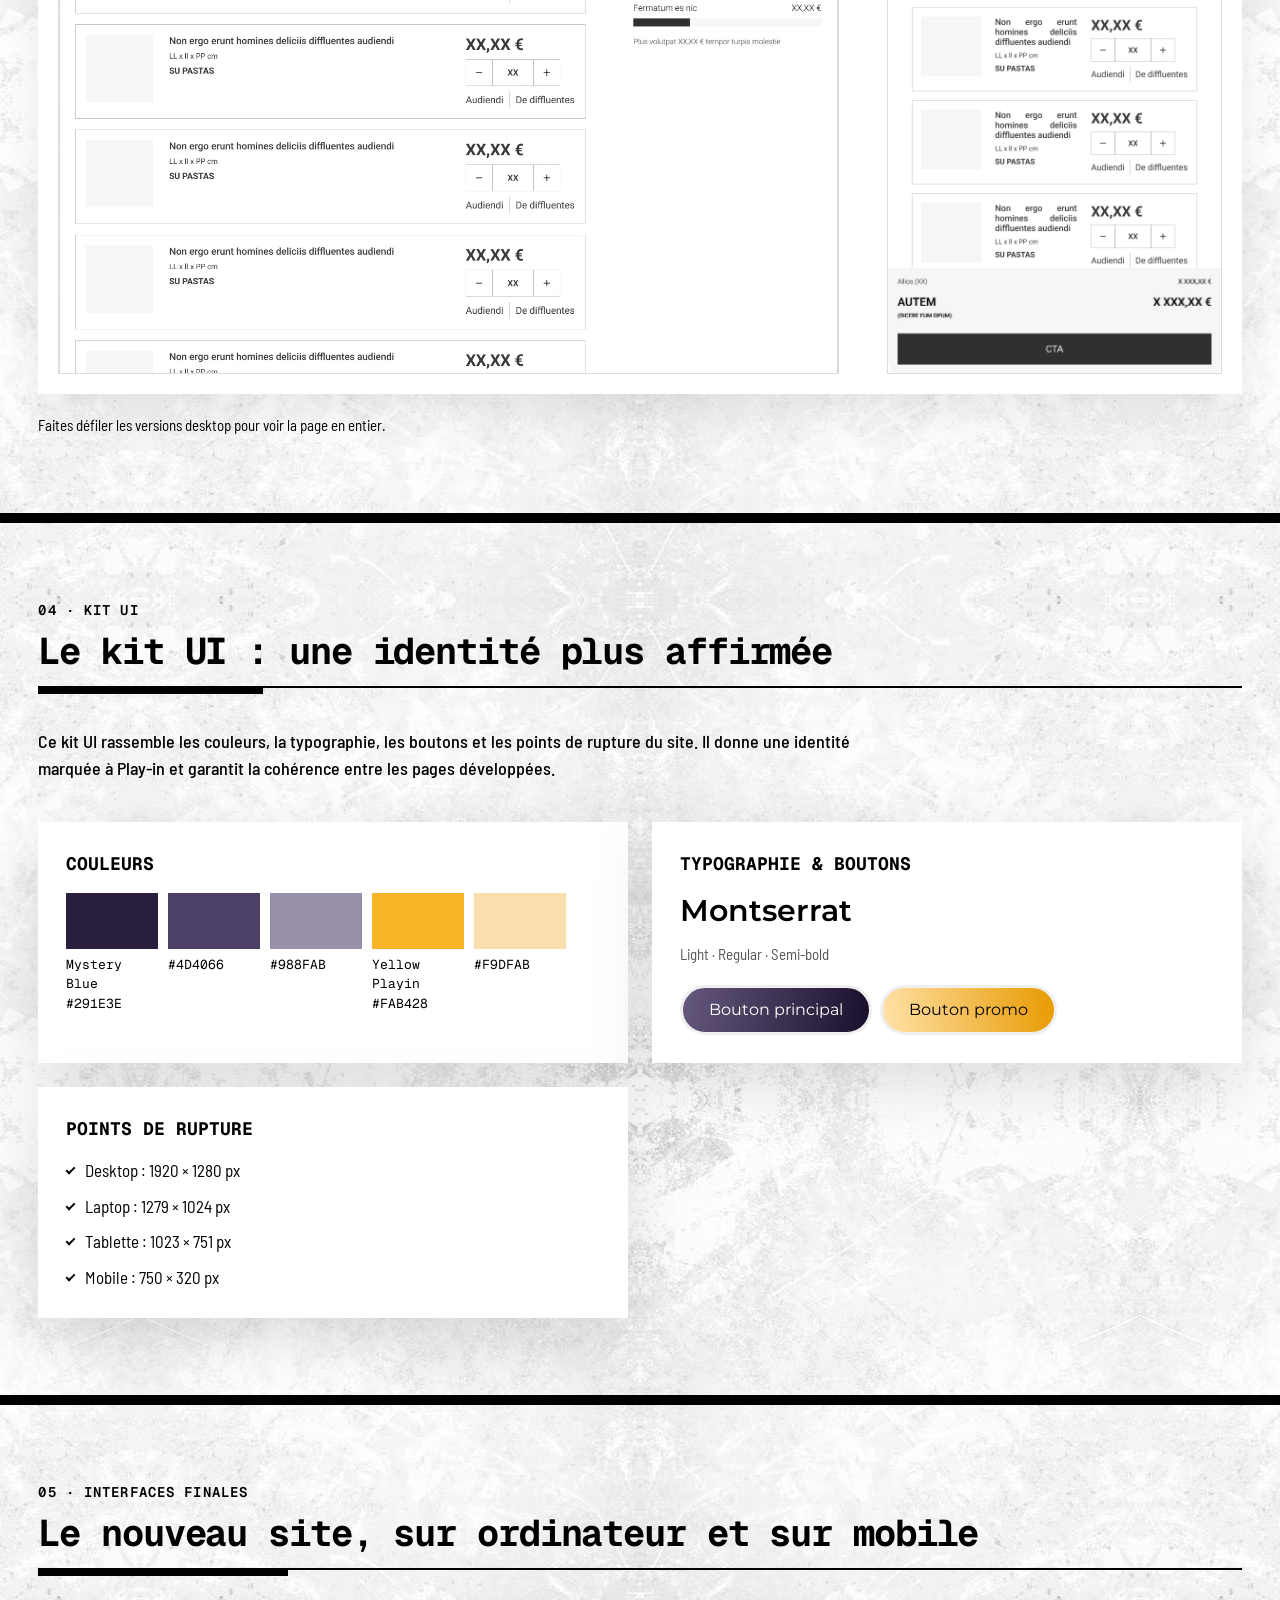
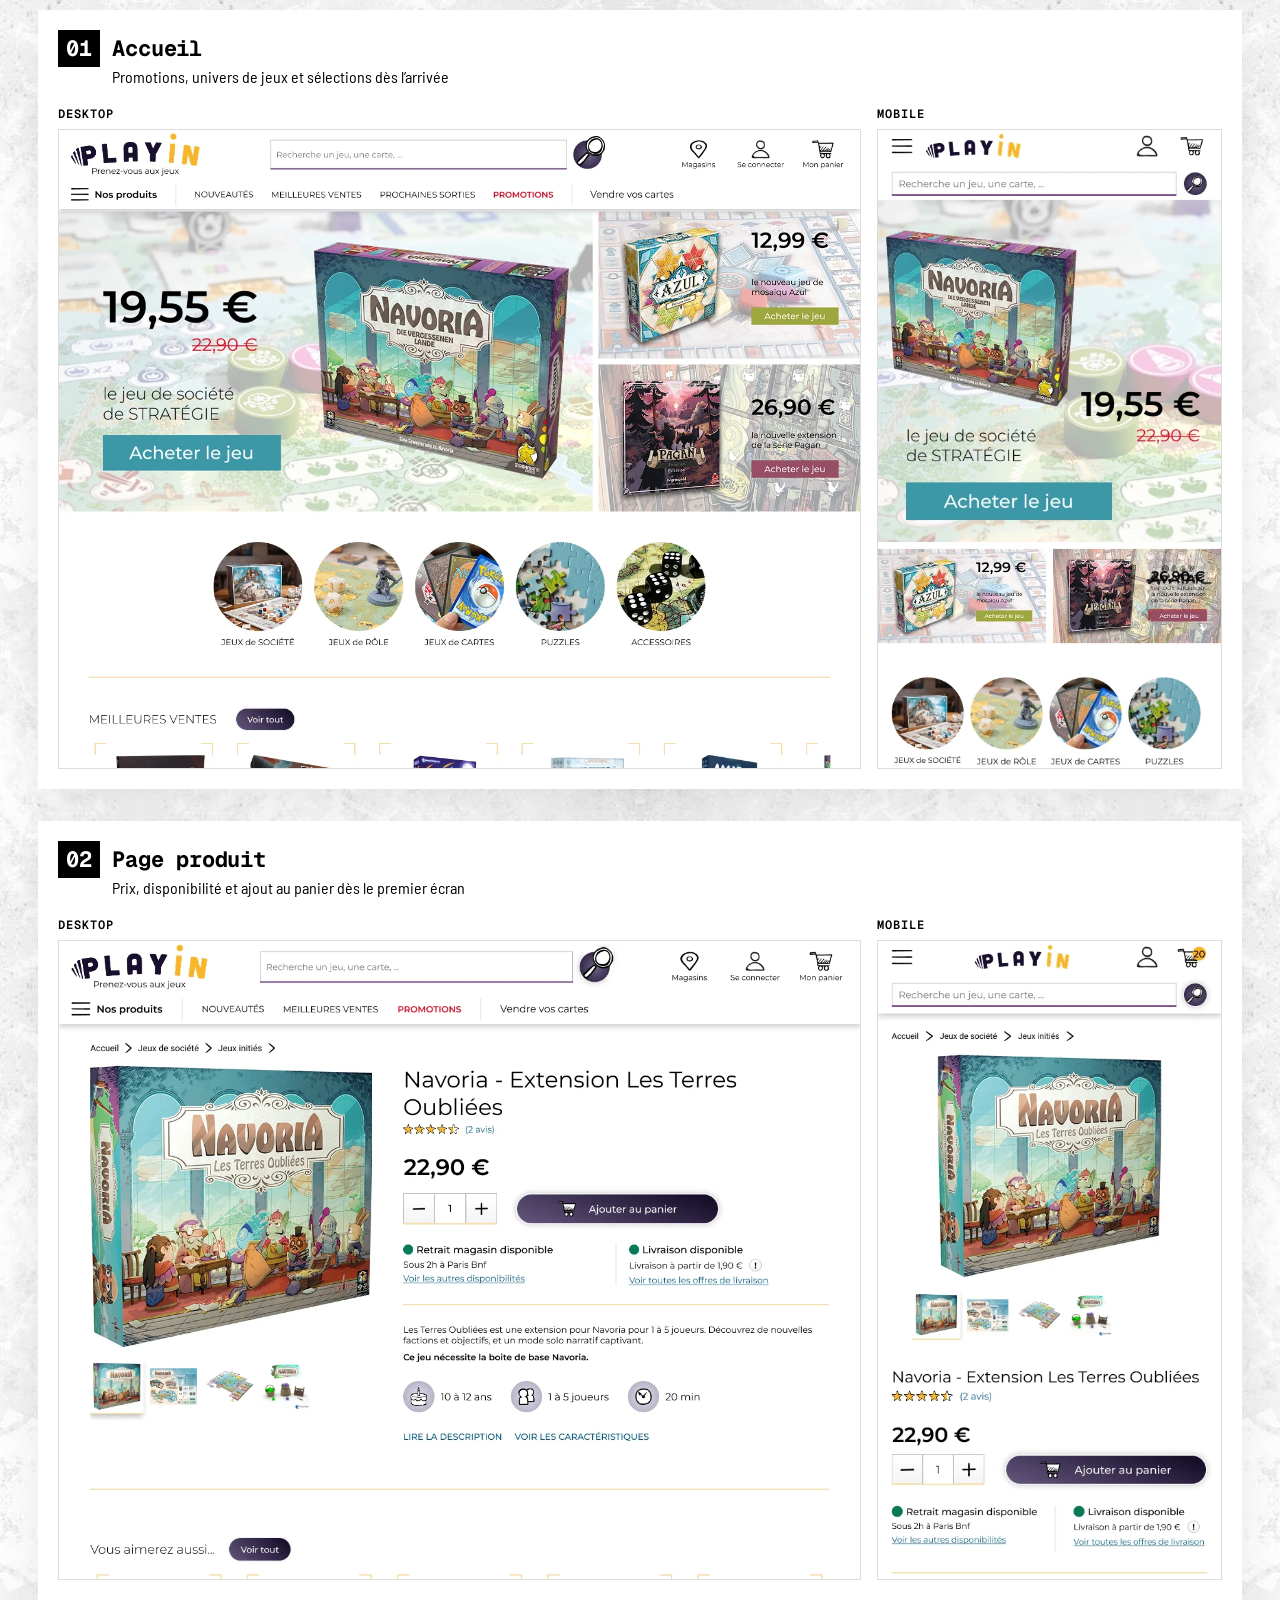
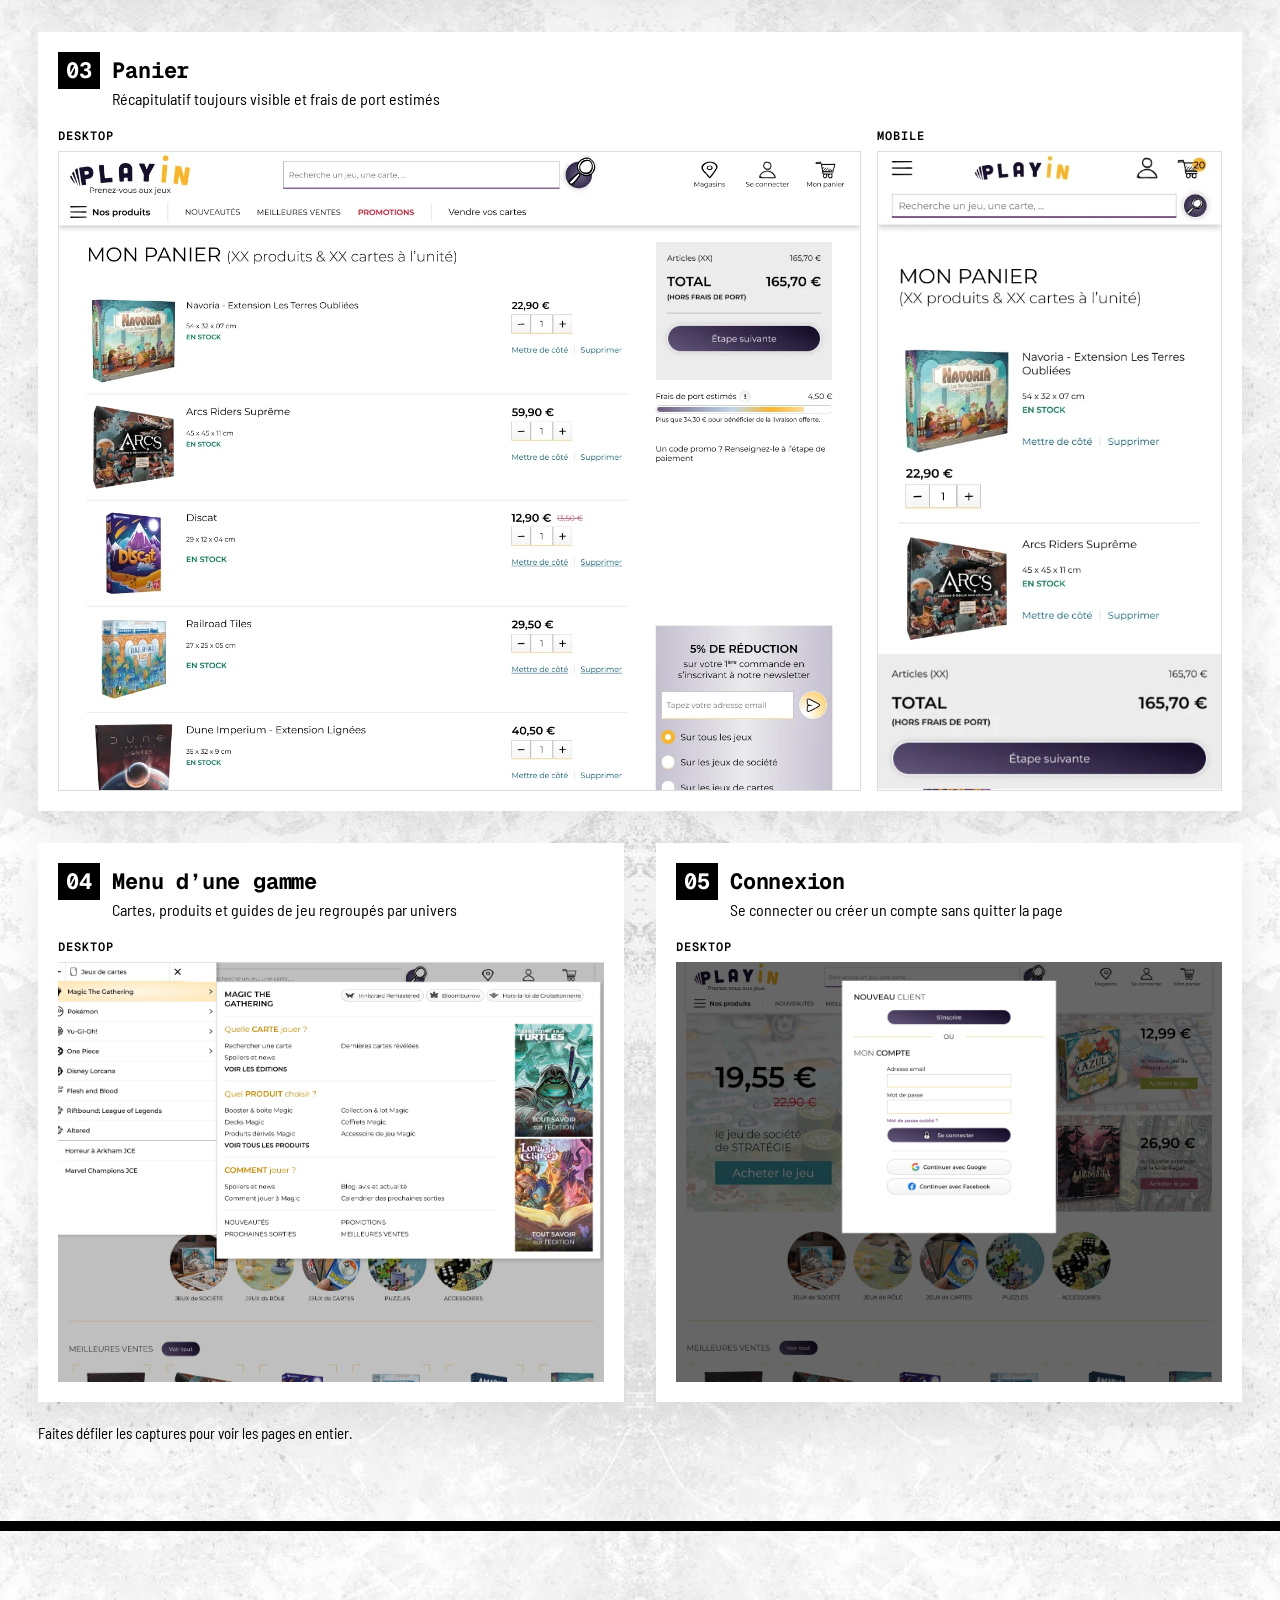
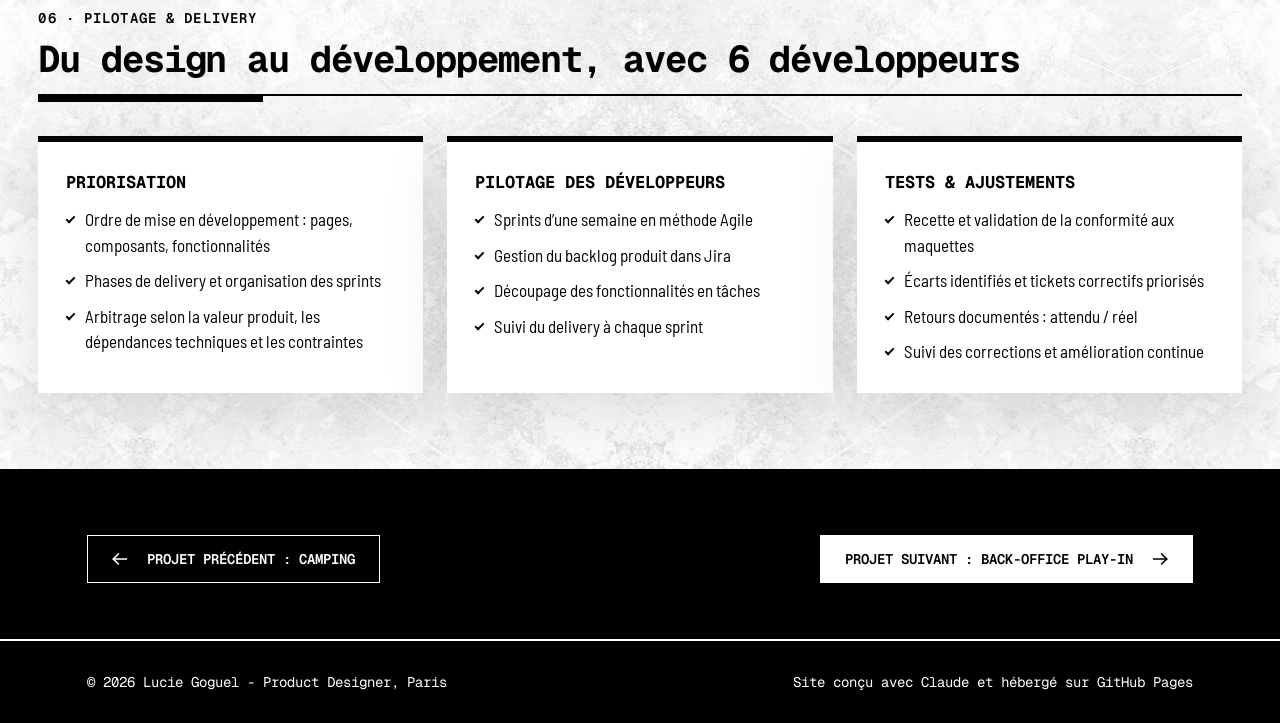
<file: projets/refonte-site-e-commerce-play-in/index.html>
<!doctype html>
<html lang="fr">
<head>
  <meta charset="utf-8">
  <meta name="viewport" content="width=device-width, initial-scale=1">
  <title>Refonte du site e-commerce Play-in — Étude de cas — Lucie Goguel</title>
  <meta name="description" content="Étude de cas : refonte UX/UI du site e-commerce Play-in (jeux de société et cartes à collectionner). 9 entretiens, 50 questionnaires, 3 personas, benchmark de 5 sites, architecture de 35 pages, design system, pilotage d’une équipe de 6 développeurs.">
  <link rel="canonical" href="https://luciegoguel.github.io/portfolio/projets/refonte-site-e-commerce-play-in/">
  <meta property="og:type" content="article">
  <meta property="og:title" content="Refonte du site e-commerce Play-in — Lucie Goguel">
  <meta property="og:image" content="https://luciegoguel.github.io/portfolio/assets/img/play-in-ecommerce/hero-1280.webp">
  <link rel="icon" href="../../assets/img/favicon.svg" type="image/svg+xml">
  <link rel="preconnect" href="https://fonts.googleapis.com">
  <link rel="preconnect" href="https://fonts.gstatic.com" crossorigin>
  <link rel="stylesheet" href="https://fonts.googleapis.com/css2?family=Barlow+Semi+Condensed:wght@400;500;600;700;800&family=Geist+Mono:wght@400;600;700;800&family=Montserrat:wght@300;400;600&display=swap">
  <link rel="stylesheet" href="../../assets/css/style.css">
</head>
<body>
  <a class="skip-link" href="#contenu">Aller au contenu</a>
  <header class="topbar">
    <div class="inner">
      <a class="topbar__home" href="../../">Lucie Goguel<span class="sr-only"> — retour à l’accueil</span></a>
      <nav class="nav" aria-label="Navigation principale">
        <button class="nav__toggle" type="button" aria-expanded="false" aria-controls="menu-principal">
          <span class="sr-only">Menu</span>
          <svg class="nav__icon-open" aria-hidden="true" width="22" height="16" viewBox="0 0 22 16" fill="currentColor"><path d="M0 0h22v2.4H0zm0 6.8h22v2.4H0zm0 6.8h22V16H0z"/></svg>
          <svg class="nav__icon-close" aria-hidden="true" width="18" height="18" viewBox="0 0 18 18" fill="none" stroke="currentColor" stroke-width="2.4"><path d="M1.5 1.5l15 15M16.5 1.5l-15 15"/></svg>
        </button>
        <ul id="menu-principal">
          <li><a href="../../">Accueil</a></li>
          <li><a href="../../#projets" aria-current="page">Projets</a></li>
          <li><a href="../../#a-propos">À propos</a></li>
          <li><a href="../../#contact">Contact</a></li>
        </ul>
      </nav>
    </div>
  </header>

  <main id="contenu" class="st">

    <!-- ===================== EN-TÊTE ===================== -->
    <section class="st-hero" aria-labelledby="titre">
      <div class="st-wrap">
        <div class="st-hero__grid">
          <div>
            <p class="st-eyebrow"><span class="dot" aria-hidden="true"></span>Étude de cas · Play-in · 2023 – 2025</p>
            <h1 id="titre">Refondre un site e-commerce de jeux sans perdre ses clients ni son référencement</h1>
            <div class="st-hero__intro">
              <p>L’objectif du projet était de refondre le site pour l’aligner aux standards e-commerce, renforcer l’identité visuelle et accroître la visibilité et le trafic.</p>
              <p>J’ai travaillé en tant que <strong>Product Designer</strong> avec une équipe de 6 développeurs.</p>
            </div>
            <a class="st-cue" href="#chiffres">Voir le projet en chiffres
              <svg aria-hidden="true" width="10" height="12" viewBox="0 0 8 10" fill="currentColor"><path d="M3.3 0h1.4v7.1L7 4.8 8 5.8 4 9.8 0 5.8l1-1 2.3 2.3z"/></svg>
            </a>
          </div>
          <figure class="st-hero__media">
            <img src="../../assets/img/play-in-ecommerce/hero-1280.webp" srcset="../../assets/img/play-in-ecommerce/hero-1280.webp 1280w, ../../assets/img/play-in-ecommerce/hero.webp 2560w" sizes="(max-width: 1023px) 100vw, 700px" alt="Nouvelle page d’accueil du site Play-in sur un écran d’ordinateur : mise en avant d’un jeu de société avec son prix et un bouton Acheter le jeu" width="1280" height="736" fetchpriority="high">
          </figure>
        </div>

        <dl class="st-facts">
          <div><dt>Mon rôle</dt><dd>Product Designer : recherche, UX, UI, pilotage du delivery</dd></div>
          <div><dt>Durée</dt><dd>Mai 2023 – Août 2025</dd></div>
          <div><dt>Équipe</dt><dd>Moi + 6 développeurs</dd></div>
          <div><dt>Client</dt><dd>Play-in, spécialiste des jeux de société et cartes à collectionner</dd></div>
        </dl>
      </div>
    </section>

    <!-- ===================== CHIFFRES ===================== -->
    <section class="st-section st-section--black" id="chiffres" aria-labelledby="t-chiffres">
      <div class="st-wrap">
        <div class="st-h2" style="--bar:275px"><small>Le projet en chiffres</small><h2 id="t-chiffres">Une refonte complète, appuyée sur la recherche</h2></div>
        <div class="st-kpis st-kpis--plain">
          <div class="st-kpi"><b>9</b><span>entretiens utilisateurs</span><small>Profils choisis dans la base clients</small></div>
          <div class="st-kpi"><b>50</b><span>questionnaires envoyés</span><small>Pour confirmer les entretiens à plus grande échelle</small></div>
          <div class="st-kpi"><b>3</b><span>personas</span><small>Clients actuels et nouvelles cibles</small></div>
          <div class="st-kpi"><b>5</b><span>sites concurrents analysés</span><small>Amazon, Fnac, Cultura, Sephora, Nature &amp; Découvertes</small></div>
          <div class="st-kpi"><b>35</b><span>pages redéfinies</span><small>Nouvelle architecture en silo</small></div>
          <div class="st-kpi"><b>1</b><span>semaine par sprint</span><small>Avec 6 développeurs, en méthode Agile</small></div>
        </div>
      </div>
    </section>

    <!-- ===================== CONTEXTE ===================== -->
    <section class="st-section" aria-labelledby="t-defi">
      <div class="st-wrap">
        <div class="st-h2" style="--bar:250px"><small>Contexte</small><h2 id="t-defi">Moderniser sans déstabiliser</h2></div>
        <p class="st-lead">Play-in vend des jeux de société et des cartes à collectionner en ligne et en magasin.<br>Le site devait évoluer vers les standards e-commerce, en même temps qu’une migration technique.</p>
        <div class="st-cols3">
          <div class="st-card"><span class="num">Contrainte 01</span><h3>Migration technique</h3><p>Composer avec des contraintes techniques fortes, liées au changement de plateforme.</p></div>
          <div class="st-card"><span class="num">Contrainte 02</span><h3>Identité faible</h3><p>Construire une identité marquée à partir d’une base visuelle peu affirmée.</p></div>
          <div class="st-card"><span class="num">Contrainte 03</span><h3>Clients &amp; SEO</h3><p>Limiter l’impact du changement sur les clients habitués et préserver le positionnement SEO.</p></div>
        </div>
      </div>
    </section>

    <!-- ===================== RECHERCHE ===================== -->
    <section class="st-section st-section--white st-rule-top" aria-labelledby="t-rech">
      <div class="st-wrap">
        <div class="st-h2" style="--bar:205px"><small>01 · Recherche utilisateur</small><h2 id="t-rech">Comprendre les clients actuels et en attirer de nouveaux</h2></div>
        <div class="st-split">
          <div>
            <p class="st-lead">Comprendre les utilisateurs actuels du site, leurs besoins, leurs freins et leurs attentes afin d’améliorer leur expérience de navigation et de conversion. Identifier de nouvelles cibles pour élargir l’audience du site.</p>
            <ol class="st-steps" style="margin-top:32px">
              <li><div><h3>Entretiens qualitatifs</h3><p>Sélection des participants dans la base utilisateurs selon leurs habitudes de consommation, puis 9 entretiens.</p></div></li>
              <li><div><h3>Enquête quantitative</h3><p>Questionnaire envoyé à 50 profils choisis selon leurs habitudes de consommation.</p></div></li>
              <li><div><h3>Création de personas</h3><p>Synthèse des insights qualitatifs et quantitatifs, identification des principaux profils et création de 3 personas.</p></div></li>
            </ol>
          </div>
          <article class="st-persona" aria-label="Persona : Nicolas Rivard">
            <img src="../../assets/img/play-in-ecommerce/persona.webp" alt="Photo illustrant le persona Nicolas Rivard" width="600" height="968" loading="lazy">
            <div>
              <p class="st-persona__name">Nicolas Rivard</p>
              <p class="st-persona__sub">27 ans · Vendeur-conseil en téléphonie · Paris · Joueur « casu »</p>
              <dl>
                <div><dt>But</dt><dd>Faire vivre sa passion pour les univers fantastiques.</dd></div>
                <div><dt>Objectif</dt><dd>Jouer à Magic ou à des jeux de société entre amis, construire et personnaliser ses decks.</dd></div>
                <div><dt>Besoin</dt><dd>Un site où trouver ses jeux, avec des articles et des guides pour progresser.</dd></div>
              </dl>
            </div>
            <blockquote>Joueur récent mais passionné et investi, il joue pour l’amour du jeu. Il aimerait un site simple et adapté.</blockquote>
          </article>
        </div>
      </div>
    </section>

    <!-- ===================== BENCHMARK & ARCHITECTURE ===================== -->
    <section class="st-section st-rule-top" aria-labelledby="t-bench">
      <div class="st-wrap">
        <div class="st-h2" style="--bar:225px"><small>02 · Benchmark &amp; architecture</small><h2 id="t-bench">S’aligner sur les standards des grands sites marchands</h2></div>
        <p class="st-lead">J’ai analysé 5 sites concurrents pour comprendre les standards du marché, leurs parcours et leurs mécaniques de conversion, puis j’ai identifié les opportunités UX/UI pour Play-in.</p>
        <div class="st-learn st-learn--plain">
          <table>
            <caption>Sites concurrents analysés → pages étudiées</caption>
            <thead><tr><th scope="col">Site concurrent</th><th scope="col">Pages étudiées</th></tr></thead>
            <tbody>
              <tr><td><strong>Amazon</strong></td><td>Header, accueil, catalogue, page produit, récapitulatif panier</td></tr>
              <tr><td><strong>Fnac</strong></td><td>Menu déroulant, accueil, catalogue, page produit, récapitulatif panier</td></tr>
              <tr><td><strong>Cultura</strong></td><td>Page produit, tunnel de commande</td></tr>
              <tr><td><strong>Sephora</strong></td><td>Page produit, récapitulatif panier</td></tr>
              <tr><td><strong>Nature &amp; Découvertes</strong></td><td>Page produit, récapitulatif panier</td></tr>
            </tbody>
          </table>
        </div>

        <div class="st-arbo">
          <div>
            <p class="st-h3">Architecture : 35 pages, en silo</p>
            <p>J’ai refondu l’architecture de l’information en silo : chaque univers (gamme, produit, carte, magasin, événement) regroupe ses pages. Cette structure clarifie la navigation et renforce le référencement de chaque thématique.</p>
          </div>
          <figure class="st-figure" style="padding:28px 20px">
            <img src="../../assets/img/play-in-ecommerce/architecture.webp" alt="Arborescence du site play-in.com en 8 rubriques : accueil d’une gamme, produit, carte, résultats de recherche, événements, magasins, compte connecté et récapitulatif panier, chacune avec ses sous-pages" width="1620" height="764" loading="lazy">
          </figure>
        </div>
      </div>
    </section>

    <!-- ===================== WIREFRAMES ===================== -->
    <section class="st-section st-section--white st-rule-top" aria-labelledby="t-wire">
      <div class="st-wrap">
        <div class="st-h2" style="--bar:350px"><small>03 · Conception</small><h2 id="t-wire">Les wireframes des pages clés</h2></div>
        <p class="st-lead">J’ai conçu les wireframes de chaque page clé pour organiser le contenu, en desktop et en mobile, de la découverte au panier.</p>
        <div class="st-wfs">
          <figure class="st-wf st-wf--full">
            <figcaption><span class="st-wf__num">01</span><strong>Accueil</strong>Mises en avant, univers et sélections de produits</figcaption>
            <div class="st-wf__pair"><div class="st-wf__col"><span class="st-wf__label">Desktop</span><div class="st-wf__desk st-scroll" tabindex="0" role="region" aria-label="Wireframe desktop : Accueil, défilable"><img src="../../assets/img/play-in-ecommerce/wf/home-d.webp" alt="Wireframe desktop : Accueil" width="1450" height="6149" loading="lazy"></div></div><div class="st-wf__col"><span class="st-wf__label">Mobile</span><div class="st-wf__mob st-scroll" tabindex="0" role="region" aria-label="Wireframe mobile : Accueil, défilable"><img src="../../assets/img/play-in-ecommerce/wf/home-m.webp" alt="Wireframe mobile : Accueil" width="700" height="1686" loading="lazy"></div></div></div>
          </figure>
          <figure class="st-wf st-wf--full">
            <figcaption><span class="st-wf__num">02</span><strong>Page produit</strong>Prix, quantité et ajout au panier dès le premier écran</figcaption>
            <div class="st-wf__pair"><div class="st-wf__col"><span class="st-wf__label">Desktop</span><div class="st-wf__desk st-scroll" tabindex="0" role="region" aria-label="Wireframe desktop : Page produit, défilable"><img src="../../assets/img/play-in-ecommerce/wf/produit-d.webp" alt="Wireframe desktop : Page produit" width="1450" height="5077" loading="lazy"></div></div><div class="st-wf__col"><span class="st-wf__label">Mobile</span><div class="st-wf__mob st-scroll" tabindex="0" role="region" aria-label="Wireframe mobile : Page produit, défilable"><img src="../../assets/img/play-in-ecommerce/wf/produit-m.webp" alt="Wireframe mobile : Page produit" width="700" height="1686" loading="lazy"></div></div></div>
          </figure>
          <figure class="st-wf st-wf--full">
            <figcaption><span class="st-wf__num">03</span><strong>Panier</strong>Articles, quantités et récapitulatif toujours visible</figcaption>
            <div class="st-wf__pair"><div class="st-wf__col"><span class="st-wf__label">Desktop</span><div class="st-wf__desk st-scroll st-sticky-host" tabindex="0" role="region" aria-label="Wireframe desktop : Panier, défilable"><div class="st-stick-wrap"><div class="st-stick" aria-hidden="true"><img src="../../assets/img/play-in-ecommerce/wf/panier-d-recap.webp" alt="" width="370" height="425" style="margin-left:73.103%;margin-top:6.897%;width:25.517%;--t:1.380cqw;top:var(--t)"></div><img src="../../assets/img/play-in-ecommerce/wf/panier-d.webp" alt="Wireframe desktop : Panier" width="1450" height="2545" loading="lazy"></div></div></div><div class="st-wf__col"><span class="st-wf__label">Mobile</span><div class="st-wf__mob st-scroll st-sticky-host" tabindex="0" role="region" aria-label="Wireframe mobile : Panier, défilable"><img src="../../assets/img/play-in-ecommerce/wf/panier-m.webp" alt="Wireframe mobile : Panier" width="700" height="1686" loading="lazy"><img src="../../assets/img/play-in-ecommerce/wf/panier-m-recap.webp" alt="" aria-hidden="true" width="700" height="221" class="st-stick-bottom" style="margin-top:-34.714%"></div></div></div>
          </figure>
        </div>
        <p class="st-note">Faites défiler les versions desktop pour voir la page en entier.</p>
      </div>
    </section>

    <!-- ===================== KIT UI ===================== -->
    <section class="st-section st-rule-top" aria-labelledby="t-kit">
      <div class="st-wrap">
        <div class="st-h2" style="--bar:225px"><small>04 · Kit UI</small><h2 id="t-kit">Le kit UI : une identité plus affirmée</h2></div>
        <p class="st-lead">Ce kit UI rassemble les couleurs, la typographie, les boutons et les points de rupture du site. Il donne une identité marquée à Play-in et garantit la cohérence entre les pages développées.</p>
        <div class="st-kit">
          <div class="st-card">
            <p class="st-h3">Couleurs</p>
            <ul class="st-swatches">
              <li><i style="background:#291e3e"></i>Mystery Blue #291E3E</li>
              <li><i style="background:#4d4066"></i>#4D4066</li>
              <li><i style="background:#988fab"></i>#988FAB</li>
              <li><i style="background:#fab428"></i>Yellow Playin #FAB428</li>
              <li><i style="background:#f9dfab"></i>#F9DFAB</li>
            </ul>
          </div>
          <div class="st-card">
            <p class="st-h3">Typographie &amp; boutons</p>
            <p style="font-family:'Montserrat',sans-serif;font-size:30px;line-height:1.2;font-weight:600">Montserrat</p>
            <p style="font-size:15px;color:#555">Light · Regular · Semi-bold</p>
            <p><span class="st-btn-demo st-btn-demo--pi">Bouton principal</span><span class="st-btn-demo st-btn-demo--pi st-btn-demo--promo">Bouton promo</span></p>
          </div>
          <div class="st-card">
            <p class="st-h3">Points de rupture</p>
            <ul class="st-list"><li>Desktop : 1920 × 1280 px</li><li>Laptop : 1279 × 1024 px</li><li>Tablette : 1023 × 751 px</li><li>Mobile : 750 × 320 px</li></ul>
          </div>
        </div>
      </div>
    </section>

    <!-- ===================== ÉCRANS FINAUX ===================== -->
    <section class="st-section st-section--white st-rule-top" aria-labelledby="t-ui">
      <div class="st-wrap">
        <div class="st-h2" style="--bar:250px"><small>05 · Interfaces finales</small><h2 id="t-ui">Le nouveau site, sur ordinateur et sur mobile</h2></div>
        <div class="st-wfs">
          <figure class="st-wf st-wf--full">
            <figcaption><span class="st-wf__num">01</span><strong>Accueil</strong>Promotions, univers de jeux et sélections dès l’arrivée</figcaption>
            <div class="st-wf__pair"><div class="st-wf__col"><span class="st-wf__label">Desktop</span><div class="st-wf__desk st-scroll" tabindex="0" role="region" aria-label="Accueil desktop, défilable"><img src="../../assets/img/play-in-ecommerce/accueil-desktop.webp" alt="Page d’accueil desktop : mises en avant, univers de jeux et sélections de produits" width="1351" height="5069" loading="lazy"></div></div><div class="st-wf__col"><span class="st-wf__label">Mobile</span><div class="st-wf__mob st-scroll" tabindex="0" role="region" aria-label="Accueil mobile, défilable"><img src="../../assets/img/play-in-ecommerce/accueil-mobile.webp" alt="Page d’accueil en version mobile" width="500" height="6563" loading="lazy"></div></div></div>
          </figure>
          <figure class="st-wf st-wf--full">
            <figcaption><span class="st-wf__num">02</span><strong>Page produit</strong>Prix, disponibilité et ajout au panier dès le premier écran</figcaption>
            <div class="st-wf__pair"><div class="st-wf__col"><span class="st-wf__label">Desktop</span><div class="st-wf__desk st-scroll" tabindex="0" role="region" aria-label="Page produit desktop, défilable"><img src="../../assets/img/play-in-ecommerce/ui/produit-d.webp" alt="Page produit desktop : visuels, prix, disponibilités, description, caractéristiques et avis" width="1280" height="2726" loading="lazy"></div></div><div class="st-wf__col"><span class="st-wf__label">Mobile</span><div class="st-wf__mob st-scroll" tabindex="0" role="region" aria-label="Page produit mobile, défilable"><img src="../../assets/img/play-in-ecommerce/ui/produit-m.webp" alt="Page produit en version mobile" width="500" height="4201" loading="lazy"></div></div></div>
          </figure>
          <figure class="st-wf st-wf--full">
            <figcaption><span class="st-wf__num">03</span><strong>Panier</strong>Récapitulatif toujours visible et frais de port estimés</figcaption>
            <div class="st-wf__pair"><div class="st-wf__col"><span class="st-wf__label">Desktop</span><div class="st-wf__desk st-scroll st-sticky-host" tabindex="0" role="region" aria-label="Panier desktop, défilable"><div class="st-stick-wrap"><div class="st-stick" aria-hidden="true"><img src="../../assets/img/play-in-ecommerce/ui/panier-d-recap.webp" alt="" width="320" height="272" style="margin-left:74.483%;margin-top:11.241%;width:22.069%;--t:3.448cqw;top:var(--t)"></div><img src="../../assets/img/play-in-ecommerce/ui/panier-d.webp" alt="Panier desktop : articles, quantités, récapitulatif et produits mis de côté" width="1450" height="2063" loading="lazy"></div></div></div><div class="st-wf__col"><span class="st-wf__label">Mobile</span><div class="st-wf__mob st-scroll" tabindex="0" role="region" aria-label="Panier mobile, défilable"><img src="../../assets/img/play-in-ecommerce/ui/panier-m.webp" alt="Panier en version mobile" width="500" height="1865" loading="lazy"><img class="st-stick-bottom" src="../../assets/img/play-in-ecommerce/ui/panier-m-recap.webp" alt="" aria-hidden="true" width="500" height="198"></div></div></div>
          </figure>
          <figure class="st-wf">
            <figcaption><span class="st-wf__num">04</span><strong>Menu d’une gamme</strong>Cartes, produits et guides de jeu regroupés par univers</figcaption>
            <div class="st-wf__col"><span class="st-wf__label">Desktop</span><div class="st-wf__img"><img class="st-match-scroll" src="../../assets/img/play-in-ecommerce/ui/menu-magic-d.webp" alt="Sous-menu Magic The Gathering : recherche de cartes, produits et guides de jeu" width="1451" height="1080" loading="lazy"></div></div>
          </figure>
          <figure class="st-wf">
            <figcaption><span class="st-wf__num">05</span><strong>Connexion</strong>Se connecter ou créer un compte sans quitter la page</figcaption>
            <div class="st-wf__col"><span class="st-wf__label">Desktop</span><div class="st-wf__img"><img class="st-match-scroll" src="../../assets/img/play-in-ecommerce/ui/connexion-d.webp" alt="Fenêtre de connexion : inscription, compte existant, Google et Facebook" width="1450" height="1080" loading="lazy"></div></div>
          </figure>
        </div>
        <p class="st-note">Faites défiler les captures pour voir les pages en entier.</p>
      </div>
    </section>

    <!-- ===================== PILOTAGE ===================== -->
    <section class="st-section st-rule-top" aria-labelledby="t-liv">
      <div class="st-wrap">
        <div class="st-h2" style="--bar:225px"><small>06 · Pilotage &amp; delivery</small><h2 id="t-liv">Du design au développement, avec 6 développeurs</h2></div>
        <div class="st-cols3">
          <div class="st-card"><h3>Priorisation</h3><ul class="st-list"><li>Ordre de mise en développement : pages, composants, fonctionnalités</li><li>Phases de delivery et organisation des sprints</li><li>Arbitrage selon la valeur produit, les dépendances techniques et les contraintes</li></ul></div>
          <div class="st-card"><h3>Pilotage des développeurs</h3><ul class="st-list"><li>Sprints d’une semaine en méthode Agile</li><li>Gestion du backlog produit dans Jira</li><li>Découpage des fonctionnalités en tâches</li><li>Suivi du delivery à chaque sprint</li></ul></div>
          <div class="st-card"><h3>Tests &amp; ajustements</h3><ul class="st-list"><li>Recette et validation de la conformité aux maquettes</li><li>Écarts identifiés et tickets correctifs priorisés</li><li>Retours documentés : attendu / réel</li><li>Suivi des corrections et amélioration continue</li></ul></div>
        </div>
      </div>
    </section>

    <nav class="cs-next" aria-label="Autres projets">
      <a class="btn btn--outline" href="../camping-minaudieres/" style="text-transform:uppercase;font-size:14px">
        <svg aria-hidden="true" width="15" height="12" viewBox="0 0 15 12" fill="currentColor"><path d="M6.4 0l1 1-4.3 4.3H15v1.4H3.1L7.4 11l-1 1L0 6z"/></svg>Projet précédent : camping</a>
      <a class="btn btn--light" href="../refonte-back-office-play-in/" style="text-transform:uppercase;font-size:14px">Projet suivant : back-office Play-in
        <svg aria-hidden="true" width="15" height="12" viewBox="0 0 15 12" fill="currentColor"><path d="M8.6 0 7.6 1l4.3 4.3H0v1.4h11.9L7.6 11l1 1 6.4-6z"/></svg></a>
    </nav>
  </main>

  <footer class="footer">
    <p>© 2026 Lucie Goguel - Product Designer, Paris</p>
    <p class="footer__credit">Site conçu avec Claude et hébergé sur GitHub Pages</p>
  </footer>
  <a class="to-top" href="#" aria-label="Retour en haut de la page">
    <svg aria-hidden="true" width="14" height="18" viewBox="0 0 12 15" fill="currentColor"><path d="M0 6.4 1 7.4l4.3-4.3V15h1.4V3.1L11 7.4l1-1L6 .4z"/></svg>
  </a>
  <script>
    (function () {
      var b = document.querySelector('.to-top');
      var dark = document.querySelectorAll('.contact, .footer, .st-section--black');
      function upd() {
        // Apparaît après 300 px de défilement, ne disparaît qu'à 100 px du haut
        var sy = window.scrollY;
        if (sy > 300) b.classList.add('is-visible');
        else if (sy < 100) b.classList.remove('is-visible');
        var r = b.getBoundingClientRect(), y = r.top + r.height / 2, onDark = false;
        dark.forEach(function (d) { var q = d.getBoundingClientRect(); if (y >= q.top && y <= q.bottom) onDark = true; });
        b.classList.toggle('is-dark', onDark);
      }
      window.addEventListener('resize', upd);
      window.addEventListener('scroll', upd, { passive: true }); upd();
    })();
  </script>
  <script>
    // Menu hamburger (mobile)
    (function () {
      var nav = document.querySelector('.nav'), t = nav && nav.querySelector('.nav__toggle');
      if (!t) return;
      function set(open) {
        nav.classList.toggle('is-open', open);
        document.body.classList.toggle('menu-open', open);
        t.setAttribute('aria-expanded', open);
        t.querySelector('.sr-only').textContent = open ? 'Fermer le menu' : 'Menu';
      }
      t.addEventListener('click', function () { set(!nav.classList.contains('is-open')); });
      nav.querySelectorAll('ul a').forEach(function (a) { a.addEventListener('click', function () { set(false); }); });
      document.addEventListener('keydown', function (e) { if (e.key === 'Escape' && nav.classList.contains('is-open')) { set(false); t.focus(); } });
      window.addEventListener('resize', function () { if (window.innerWidth > 750) set(false); });
    })();
  </script>
<script>
  // Récapitulatif du panier : fond blanc autour du bloc seulement une fois qu’il est fixé
  document.querySelectorAll('.st-sticky-host').forEach(function (host) {
    var stick = host.querySelector('.st-stick'); if (!stick) return;
    var img = stick.querySelector('img');
    function update() {
      var cs = getComputedStyle(img);
      var start = parseFloat(cs.marginTop) - parseFloat(cs.top);
      stick.classList.toggle('is-stuck', host.scrollTop > start);
    }
    host.addEventListener('scroll', update, { passive: true });
    window.addEventListener('resize', update);
    update();
  });
</script>
</body>
</html>
</file>
<file: assets/css/style.css>
/* ==========================================================
   Lucie Goguel — Portfolio
   Valeurs reprises de la maquette Figma (frame « Portfolio », 1535 px)
   Polices : Geist Mono (titres, boutons) · Barlow Semi Condensed (texte)
   ========================================================== */

:root {
  --black: #000;
  --white: #fff;
  --ink: #000;
  --title-grey: #202020;
  --label-grey: #6e6e6e;   /* maquette : #8c8c8c, assombri pour un contraste AA */
  --tag-border: #c4c4c4;
  --cyan: #1fb5c9;
  --mono: "Geist Mono", ui-monospace, SFMono-Regular, Menlo, monospace;
  --sans: "Barlow Semi Condensed", "Arial Narrow", Arial, sans-serif;
  --side: clamp(20px, 6.8vw, 104px);   /* marges latérales 104 px */
  --pad: clamp(20px, 4.9vw, 75px);     /* marges intérieures 75 px */
  --shadow: drop-shadow(0 75px 50px rgba(0, 0, 0, 0.25));
}

*, *::before, *::after { box-sizing: border-box; }
html { scroll-behavior: smooth; }
@media (prefers-reduced-motion: reduce) {
  html { scroll-behavior: auto; }
  *, *::before, *::after { transition: none !important; animation: none !important; }
}

body {
  margin: 0;
  font-family: var(--sans);
  font-size: 18px;
  line-height: normal;
  color: var(--ink);
  background: #ececec url("../img/texture.jpg") repeat center top / 1000px auto;
  -webkit-font-smoothing: antialiased;
}
img { max-width: 100%; height: auto; display: block; }
a { color: inherit; }
p, h1, h2, h3, ul, figure, blockquote { margin: 0; }
ul { padding: 0; list-style: none; }

:focus-visible { outline: 3px solid var(--cyan); outline-offset: 3px; }
.sr-only {
  position: absolute; width: 1px; height: 1px; padding: 0; margin: -1px;
  overflow: hidden; clip: rect(0 0 0 0); white-space: nowrap; border: 0;
}
.skip-link {
  position: absolute; left: 16px; top: -100px; z-index: 100;
  background: var(--black); color: var(--white); padding: 12px 18px;
  font-family: var(--mono); font-weight: 600; text-decoration: none;
}
.skip-link:focus { top: 16px; }

/* ---------- Titre de section : texte + filet 8 px + bordure 2 px ---------- */
.section-head { position: relative; display: flex; flex-direction: column; gap: 10px; padding-bottom: 10px; border-bottom: 2px solid currentColor; margin-bottom: 8px; }
.section-title {
  font-family: var(--mono); font-weight: 700; font-size: clamp(32px, 2.9vw, 44px);
  letter-spacing: -0.04em; line-height: normal; text-transform: uppercase;
}
.section-head::after { content: ""; position: absolute; left: 0; top: 100%; height: 8px; width: var(--bar, 175px); background: currentColor; }

/* ---------- Boutons ---------- */
.btn {
  display: inline-flex; align-items: center; justify-content: center; gap: 20px;
  padding: 14px 24px; min-height: 44px;
  font-family: var(--mono); font-weight: 600; font-size: 14px; line-height: normal;
  text-decoration: none; text-transform: uppercase;
  border: 1px solid var(--black);
  transition: background-color .2s ease, color .2s ease;
}
.btn svg { flex: none; }
.btn--dark { background: var(--black); color: var(--white); }
.btn--dark:hover { background: var(--white); color: var(--black); }
.btn--light { background: var(--white); color: var(--black); border-color: var(--white); font-size: 16px; text-transform: none; }
.btn--light:hover { background: var(--black); color: var(--white); }
.btn--outline { background: var(--black); color: var(--white); border-color: var(--white); font-size: 16px; text-transform: none; }
.btn--outline:hover { background: var(--white); color: var(--black); }

/* ==========================================================
   PARTIE I : PRÉSENTATION
   ========================================================== */
.hero { display: flex; border-bottom: 10px solid var(--black); }

.hero__photo {
  position: relative; flex: none;
  width: clamp(300px, 36.5vw, 560px); min-height: 850px;
  display: flex; flex-direction: column; justify-content: flex-end; padding-bottom: 24px;
  overflow: hidden; background: #222;
}
.hero__photo img { position: absolute; inset: 0; width: 100%; height: 100%; object-fit: cover; }
.hero__name {
  position: relative; width: min(400px, 72%); padding-right: 16px;
  background: var(--white); text-align: right;
  font-family: var(--sans); font-weight: 400; font-size: clamp(36px, 3.6vw, 55px);
  text-transform: uppercase; white-space: nowrap;
}

.hero__content { flex: 1 1 0; min-width: 0; display: flex; flex-direction: column; }

/* Menu */
.nav { display: flex; justify-content: flex-end; padding: 32px var(--pad) 0 0; }
.nav ul { display: flex; flex-wrap: wrap; gap: clamp(20px, 3.3vw, 50px); }
.nav a {
  display: inline-flex; flex-direction: column; gap: 10px;
  font-family: var(--sans); font-weight: 800; font-size: 20px; letter-spacing: 1.2px;
  text-transform: uppercase; text-decoration: none;
}
.nav a::after { content: ""; height: 2px; background: transparent; transition: background-color .2s ease; }
.nav a:hover::after, .nav a[aria-current="page"]::after { background: var(--black); }
/* Menu hamburger : caché au-delà du mobile */
.nav__toggle { display: none; }


/* Product Designer */
.hero__title { display: flex; align-items: flex-start; gap: clamp(24px, 4.8vw, 74px); padding-top: 100px; }
.hero__title::before { content: ""; flex: none; width: clamp(60px, 9.8vw, 150px); height: 2px; background: var(--black); }
.hero h1 {
  font-family: var(--mono); font-weight: 800; font-size: clamp(44px, 4.6vw, 70px);
  line-height: 1.03; text-transform: uppercase; white-space: nowrap;
}

/* Disponibilité */
.hero__hiring { display: flex; flex-direction: column; align-items: flex-end; padding: 50px 0 75px; }
.hero__hiring-rule { width: min(523px, 100%); border-top: 2px solid var(--black); margin-bottom: -8px; position: relative; z-index: 1; }
.hero__hiring-rule::before { content: ""; display: block; width: 115px; height: 8px; background: var(--black); }
.status-tag {
  display: flex; align-items: center; flex-wrap: wrap;
  background: var(--white); padding: 16px 32px;
  min-width: min(408px, 100%);
  font-weight: 500; font-size: 18px;
}
.status-tag .dot { width: 12px; height: 12px; border-radius: 50%; background: var(--cyan); margin-right: 10px; flex: none; }
.status-tag .sep { display: inline-block; width: 16px; text-align: center; font-size: 8px; }

/* Présentation */
.hero__intro { display: flex; flex-direction: column; gap: 35px; padding: 0 0 35px var(--pad); width: calc(455px + var(--pad)); max-width: 100%; }
.hero__text { display: flex; flex-direction: column; gap: 8px; }
.hero__lead { font-weight: 700; }
.scroll-cue {
  display: flex; align-items: center; gap: 10px;
  font-family: var(--sans); font-weight: 800; font-size: 14px; letter-spacing: 0.7px;
  text-transform: uppercase; text-decoration: none; white-space: nowrap;
}
.scroll-cue::before { content: ""; flex: 1; height: 8px; background: var(--black); transition: flex-grow .3s ease; }
.scroll-cue:hover::before { flex-grow: 1.15; }

/* ==========================================================
   PARTIE II : PROJETS
   ========================================================== */
.projects { display: flex; flex-direction: column; gap: 32px; padding: 71px max(var(--pad), calc((100% - 1600px) / 2)) 200px; border-bottom: 10px solid var(--black); }
.projects__head { display: flex; flex-direction: column; gap: 16px; align-self: flex-start; }
.projects__intro { letter-spacing: -0.04em; }
.projects__list { display: flex; flex-direction: column; gap: 48px; }

.card { display: flex; align-items: stretch; background: var(--white); filter: var(--shadow); }
.card__body {
  flex: 1 1 0; min-width: 40%; align-self: stretch;
  display: flex; flex-direction: column; align-items: flex-start; gap: 44px;
  padding: 24px 48px; border-right: 10px solid var(--black);
}
.card__titles { display: flex; flex-direction: column; gap: 8px; width: 100%; }
.card__titlerow { display: flex; align-items: center; gap: 16px; color: var(--title-grey); font-size: 21px; text-transform: uppercase; }
.card__title { flex: 1 1 0; min-width: 0; font-weight: 400; font-size: 21px; }
.card__date { white-space: nowrap; }
.card__role { font-weight: 700; font-size: 18px; text-transform: uppercase; }
.card__role .sep { white-space: pre; }

.card__list { display: flex; flex-direction: column; gap: 24px; width: 100%; }
.card__group { display: flex; flex-direction: column; gap: 8px; font-size: 16px; }
.card__label { color: var(--label-grey); font-weight: 600; font-size: 14px; text-transform: uppercase; }
.checklist { display: flex; flex-direction: column; gap: 4px; }
.checklist li { display: flex; align-items: flex-start; gap: 8px; }
.checklist svg { flex: none; width: 11px; height: 8px; margin-top: 5px; }
.tags { display: flex; flex-wrap: wrap; gap: 8px; }
.tags li { background: var(--white); border: 1px solid var(--tag-border); padding: 4px 10px; }

.card__media { flex: 1 1 0; min-width: 40%; max-width: 60%; align-self: stretch; overflow: hidden; }
.card__media img { width: 100%; height: 100%; object-fit: cover; }

/* ==========================================================
   PARTIE III : À PROPOS
   ========================================================== */
.about { display: flex; justify-content: space-between; align-items: flex-start; overflow: hidden; padding-left: max(var(--pad), calc((100% - 1600px) / 2)); }
.about__left { flex: none; width: min(750px, 100%); display: flex; flex-direction: column; gap: 44px; padding: 75px var(--pad) 200px 0; }
.about .section-head { --bar: 200px; }
.about__body { display: flex; flex-direction: column; gap: 44px; }
.about__texts { display: flex; flex-direction: column; gap: 16px; }
.about__texts strong { font-weight: 700; }
.quote {
  position: relative; background: var(--white); filter: var(--shadow);
  padding: 24px 40px; line-height: 32px;
}
.quote svg { position: absolute; width: 20px; height: 20px; }
.quote .q-open { left: 16px; top: 22px; }
.quote .q-close { right: 16px; bottom: 22px; }
.about__wolf { flex: none; width: min(652px, 42vw); }
.about__wolf img { width: 100%; }
.about__wolf picture { display: block; }

/* ==========================================================
   PARTIE IV : CONTACT + PARTIE V : FOOTER
   ========================================================== */
.contact { display: flex; justify-content: space-between; background: var(--black); color: var(--white); }
.contact__left { flex: none; width: min(750px, 50%); display: flex; flex-direction: column; gap: 24px; padding: 75px var(--pad) 200px var(--side); }
.contact .section-head { --bar: 75px; }
.contact .section-title { padding-left: 75px; }
.contact__text-big { font-size: 24px; }
.contact__right { flex: none; width: min(600px, 50%); display: flex; flex-direction: column; justify-content: center; gap: 24px; padding: 40px var(--side) 40px 0; }
.contact__buttons { display: flex; flex-direction: column; align-items: flex-start; gap: 12px; }
.contact__social-group { display: flex; flex-direction: column; gap: 12px; }
.contact__social { display: flex; flex-wrap: wrap; gap: 12px; }

.footer { display: flex; align-items: center; gap: 24px; background: var(--black); color: var(--white); border-top: 2px solid var(--white); padding: 32px var(--side); }
.footer p { flex: 1 1 0; font-family: var(--mono); font-size: 14px; }
.footer a { display: inline-flex; align-items: center; gap: 12px; font-family: var(--mono); font-size: 14px; }
.footer .footer__credit { text-align: right; }

/* Bouton flottant « retour en haut » : apparaît dès qu'on a un peu défilé */
.to-top {
  position: fixed; right: 24px; bottom: 24px; z-index: 50;
  width: 48px; height: 48px; display: grid; place-items: center;
  background: transparent; color: var(--black); border: 2px solid var(--black);
  opacity: 0; visibility: hidden; transform: translateY(12px);
  transition: opacity .2s, transform .2s, visibility .2s;
}
.to-top.is-visible { opacity: 1; visibility: visible; transform: none; }
.to-top:hover { background: var(--black); color: var(--white); }
.to-top.is-dark { color: var(--white); border-color: var(--white); }
.to-top.is-dark:hover { background: var(--white); color: var(--black); }
.to-top:focus-visible { outline: 3px solid var(--cyan); outline-offset: 3px; }
@media (max-width: 750px) { .to-top { right: 16px; bottom: 16px; width: 44px; height: 44px; } }
@media (prefers-reduced-motion: reduce) { .to-top { transition: none; } }

/* ==========================================================
   PAGES « BIENTÔT DISPONIBLE »
   ========================================================== */
.topbar { border-bottom: 2px solid var(--black); background: rgba(255,255,255,0.6); }
.topbar .inner { display: flex; justify-content: space-between; align-items: center; gap: 20px; flex-wrap: wrap; padding: 24px var(--side); }
.topbar__home { font-family: var(--sans); font-weight: 400; font-size: 32px; text-transform: uppercase; text-decoration: none; }
.topbar .nav { padding: 0; }
.soon { position: relative; padding: 75px var(--side) 200px; }
.soon__eyebrow { font-family: var(--mono); font-weight: 600; font-size: 14px; letter-spacing: 0.05em; text-transform: uppercase; }
.soon .section-head { margin-top: 14px; max-width: 900px; }
.soon__grid { display: grid; grid-template-columns: minmax(0, 1fr) minmax(0, 1fr); gap: 48px; margin-top: 48px; align-items: center; }
.soon__panel { background: var(--white); padding: 24px 48px 32px; filter: var(--shadow); display: flex; flex-direction: column; gap: 16px; align-items: flex-start; }
.soon__status { display: inline-flex; align-items: center; gap: 10px; font-weight: 700; font-size: 22px; }
.soon__status .dot { width: 12px; height: 12px; border-radius: 50%; background: var(--cyan); }
.soon__panel .btn { margin-top: 12px; }
.soon__media { border-left: 10px solid var(--black); filter: var(--shadow); }
.soon__plume { position: absolute; right: var(--side); top: 30px; width: min(420px, 34vw); pointer-events: none; }

/* ==========================================================
   RESPONSIVE
   ========================================================== */
@media (max-width: 1023px) {
  .hero { flex-direction: column-reverse; }
  .hero__photo { width: 100%; max-width: 500px; align-self: flex-start; min-height: 0; aspect-ratio: 4 / 5; max-height: 90vh; }
  .nav { justify-content: center; padding: 24px 20px 0; }
  .nav ul { justify-content: center; }
  .hero__title { padding-top: 48px; }
  .hero__title::before { width: 40px; }
  .hero__hiring { padding: 36px 0 40px; }
  .status-tag { padding: 14px 20px; }
  .hero__intro { padding-right: var(--pad); width: 100%; }
  .card { flex-direction: column-reverse; }
  .card__body { flex: none; border-right: 0; border-top: 10px solid var(--black); width: 100%; }
  .card__media { flex: none; width: 100%; min-width: 0; max-width: none; aspect-ratio: 1920 / 1107; }
  .about { flex-direction: column; padding-left: 0; }
  .about__left { width: 100%; padding-bottom: 40px; padding-right: var(--pad); padding-left: var(--pad); }
  .about__wolf { width: min(560px, calc(100% - 2 * var(--pad))); align-self: center; margin: 0 auto 80px; }
}

@media (max-width: 750px) {


  .contact { flex-direction: column; }
  .contact__left, .contact__right { width: 100%; padding: 60px var(--side) 0; }
  .contact__right { padding-bottom: 80px; }
  .contact .section-title { padding-left: 0; }

  .footer { flex-direction: column; align-items: flex-start; gap: 8px; padding-bottom: 80px; }
  .footer .footer__credit { text-align: left; }
  .soon__grid { grid-template-columns: 1fr; }
  .soon__plume { position: static; display: block; width: 70%; margin: 0 0 24px auto; }
}

@media (max-width: 750px) {
  :root { --pad: 16px; --side: 16px; }
  .card__body { padding: 24px 22px; gap: 32px; }
  .card__titlerow { flex-direction: column; align-items: flex-start; gap: 4px; }
  .card__role .sep { display: none; }
  .card__role span { display: block; }
  .card__date { text-transform: none; font-size: 18px; }
  .about__left { padding-bottom: 0; }
  .about__wolf { margin: 0 auto 20px; }
  .hero__name { font-size: 34px; }
  .quote { padding: 40px 24px 44px; }
}


/* ==========================================================
   ÉTUDE DE CAS — mise en page orientée recruteur
   ========================================================== */
.st { --st-max: 1320px; --st-gap: clamp(56px, 6vw, 88px); font-size: 19px; line-height: 1.5; }
.st-wrap { max-width: var(--st-max); margin: 0 auto; padding: 0 clamp(20px, 3vw, 40px); }
.st-section { padding: var(--st-gap) 0; }
.st-section--white { background: transparent; }
.st-section--black { background: var(--black); color: var(--white); }
.st-rule-top { border-top: 10px solid var(--black); }
.st p + p { margin-top: 14px; }
.st strong { font-weight: 700; }

/* Titre de section numéroté */
.st-h2 { display: flex; flex-direction: column; gap: 10px; border-bottom: 2px solid currentColor; margin-bottom: 40px; }
.st-h2 small { font-family: var(--mono); font-weight: 600; font-size: 14px; letter-spacing: 0.08em; text-transform: uppercase; }
.st-h2 h2 { font-family: var(--mono); font-weight: 700; font-size: clamp(28px, 2.9vw, 44px); line-height: 1.1; letter-spacing: -0.03em; }
.st-h2 { position: relative; padding-bottom: 14px; }
.st-h2::after { content: ""; position: absolute; left: 0; top: 100%; width: var(--bar, 120px); height: 8px; background: currentColor; }
.st-lead { font-size: 18px; font-weight: 500; max-width: 820px; }
.st-h3 { font-family: var(--mono); font-weight: 700; font-size: 18px; text-transform: uppercase; margin-bottom: 16px; }

/* ---------- Hero ---------- */
.st-hero { padding: clamp(32px, 4vw, 56px) 0 clamp(48px, 5vw, 72px); }
.st-hero__grid { display: grid; grid-template-columns: repeat(2, minmax(0, 1fr)); gap: clamp(32px, 4vw, 56px); align-items: center; }
.st-eyebrow { display: inline-flex; align-items: center; gap: 10px; background: var(--white); padding: 8px 14px; font-family: var(--mono); font-weight: 600; font-size: 13px; letter-spacing: 0.06em; text-transform: uppercase; }
.st-eyebrow .dot { width: 10px; height: 10px; border-radius: 50%; background: var(--cyan); }
.st-hero h1 { margin-top: 22px; font-family: var(--mono); font-weight: 800; font-size: clamp(28px, 2.5vw, 38px); line-height: 1.08; letter-spacing: -0.02em; }
.st-hero__intro { margin-top: 22px; font-size: 20px; }
.st-hero__media { margin: 0; filter: var(--shadow); background: var(--white); border-left: 10px solid var(--black); }
.st-hero__media img { width: 100%; display: block; aspect-ratio: 4 / 3; object-fit: cover; object-position: center; }
.st-hero__media { max-width: 50vw; }
@media (max-width: 1023px) { .st-hero__media { max-width: none; } }
.st-facts { display: grid; grid-template-columns: repeat(4, minmax(0, 1fr)); gap: 0; margin: clamp(32px, 4vw, 56px) 0 0; background: var(--white); filter: drop-shadow(0 20px 30px rgba(0,0,0,0.12)); }
.st-facts div { padding: 18px 22px; }
.st-facts div + div { border-left: 1px solid #e3e3e3; }
.st-facts dt { font-family: var(--mono); font-weight: 600; font-size: 12px; letter-spacing: 0.08em; text-transform: uppercase; color: #555; }
.st-facts dd { margin: 6px 0 0; font-weight: 600; font-size: 18px; line-height: 1.35; }
.st-cue { display: flex; align-items: center; gap: 14px; margin: 32px 0 0; font-family: var(--mono); font-weight: 700; font-size: 14px; letter-spacing: 0.06em; text-transform: uppercase; text-decoration: none; color: var(--black); }
.st-cue::before { content: ""; width: 120px; height: 8px; background: var(--black); }
.st-cue svg { animation: st-bob 1.6s ease-in-out infinite; }
@keyframes st-bob { 0%, 100% { transform: translateY(0); } 50% { transform: translateY(5px); } }

/* ---------- Résultats ---------- */
.st-results { display: grid; grid-template-columns: minmax(0, 1fr) minmax(0, 1.3fr); gap: clamp(32px, 5vw, 80px); align-items: center; }
.st-big { display: flex; flex-direction: column; gap: 6px; }
.st-big__num { font-family: var(--mono); font-weight: 800; font-size: clamp(72px, 9vw, 136px); line-height: 0.95; color: var(--cyan); letter-spacing: -0.04em; }
.st-big__label { font-size: 24px; font-weight: 600; }
.st-big__compare { margin-top: 18px; display: inline-flex; align-items: center; gap: 12px; align-self: flex-start; border: 1px solid #555; padding: 10px 16px; font-size: 17px; color: #e6e6e6; }
.st-big__compare b { font-family: var(--mono); color: var(--white); }
.st-bars { display: flex; flex-direction: column; gap: 16px; margin: 0; }
.st-bars div { display: grid; grid-template-columns: 170px minmax(0, 1fr) 88px; align-items: center; gap: 16px; }
.st-bars dt { font-size: 18px; }
.st-bars dt small { display: block; font-size: 14px; color: #bdbdbd; }
.st-bars .bar { height: 14px; background: #2b2b2b; position: relative; }
.st-bars .bar i { position: absolute; inset: 0 auto 0 0; background: var(--white); }
.st-bars dd { margin: 0; font-family: var(--mono); font-weight: 700; font-size: 18px; text-align: right; }
.st-note { margin-top: 28px; font-size: 15px; color: #bdbdbd; }
.st-section:not(.st-section--black) .st-note { color: var(--black); }

/* ---------- Défi ---------- */
.st-cols3 { display: grid; grid-template-columns: repeat(3, minmax(0, 1fr)); gap: 24px; margin-top: 40px; }
.st-card { background: var(--white); padding: 28px; filter: drop-shadow(0 20px 30px rgba(0,0,0,0.12)); border-top: 6px solid var(--black); }
.st-card h3 { font-family: var(--mono); font-weight: 700; font-size: 17px; text-transform: uppercase; margin-bottom: 12px; }
.st-card p { font-size: 18px; }
.st-card .num { display: block; font-family: var(--mono); font-weight: 800; font-size: 14px; color: #6e6e6e; margin-bottom: 10px; }

/* ---------- Recherche ---------- */
.st-split { display: grid; grid-template-columns: minmax(0, 1fr) minmax(0, 1fr); gap: clamp(32px, 5vw, 72px); align-items: start; }
.st-split:has(> .st-persona) { grid-template-columns: minmax(0, 2fr) minmax(0, 3fr); }
.st-steps { display: flex; flex-direction: column; gap: 22px; margin: 0; padding: 0; list-style: none; counter-reset: st; }
.st-steps li { counter-increment: st; display: grid; grid-template-columns: 52px minmax(0, 1fr); gap: 16px; }
.st-steps li::before { content: counter(st, decimal-leading-zero); display: flex; align-items: center; justify-content: center; width: 52px; height: 52px; background: var(--black); color: var(--white); font-family: var(--mono); font-weight: 700; }
.st-steps h3 { font-family: var(--mono); font-weight: 700; font-size: 17px; text-transform: uppercase; }
.st-steps p { margin-top: 4px; font-size: 18px; }
.st-persona { display: grid; grid-template-columns: minmax(0, 2fr) minmax(0, 3fr); gap: 28px; background: var(--white); padding: 28px; filter: var(--shadow); }
.st-persona img { width: 100%; display: block; border: 0; }
.st-persona__name { font-weight: 700; font-size: 28px; text-transform: uppercase; line-height: 1.1; }
.st-persona__sub { font-size: 17px; color: #444; margin-top: 4px !important; }
.st-persona dl { margin: 18px 0 0; display: flex; flex-direction: column; gap: 10px; font-size: 16px; }
.st-persona dl div { display: grid; grid-template-columns: 82px minmax(0, 1fr); gap: 10px; }
.st-persona dt { font-family: var(--mono); font-weight: 700; font-size: 12px; letter-spacing: 0.06em; text-transform: uppercase; padding-top: 3px; }
.st-persona dd { margin: 0; }
.st-persona img { grid-row: 1 / span 2; }
.st-persona blockquote { grid-column: 2; align-self: start; margin: 0; padding: 16px 20px; background: #f3f3f3; font-size: 16px; font-style: italic; }

/* ---------- Benchmark ---------- */
.st-figure { margin: 0; background: var(--white); filter: drop-shadow(0 20px 30px rgba(0,0,0,0.14)); position: relative; }
.st-figure figcaption { padding: 14px 20px 18px; font-size: 15px; color: #333; }
.st-figure figcaption strong { display: block; font-size: 17px; color: var(--black); }
.st-badge { position: absolute; left: 0; top: 0; z-index: 1; background: var(--black); color: var(--white); padding: 8px 14px; font-family: var(--mono); font-weight: 700; font-size: 12px; letter-spacing: 0.08em; text-transform: uppercase; }
.st-badge--warn { background: #fff; color: var(--black); border: 2px solid var(--black); }
.st-learn { display: flex; flex-direction: column; gap: 22px; }
.st-learn table { width: 100%; border-collapse: collapse; background: var(--white); filter: drop-shadow(0 20px 30px rgba(0,0,0,0.12)); font-size: 17px; }
.st-learn caption { text-align: left; font-family: var(--mono); font-weight: 700; font-size: 15px; letter-spacing: 0.04em; text-transform: uppercase; padding-bottom: 12px; }
.st-learn th, .st-learn td { padding: 14px 18px; text-align: left; vertical-align: top; border-bottom: 1px solid #e6e6e6; }
.st-learn thead th { font-family: var(--mono); font-size: 12px; letter-spacing: 0.06em; text-transform: uppercase; background: var(--black); color: var(--white); }
.st-learn td:first-child { width: 46%; color: #333; }
.st-learn td:last-child { font-weight: 600; }
.st-tag { display: inline-block; font-family: var(--mono); font-size: 11px; font-weight: 700; letter-spacing: 0.05em; padding: 2px 8px; margin-right: 6px; text-transform: uppercase; }
.st-tag--plus { background: #e8f3f1; color: #1d5c50; }
.st-tag--minus { background: #fbe9e4; color: #8a2f13; }
.st-arbo { margin-top: 56px; display: flex; flex-direction: column; gap: 24px; }
.st-arbo > div p:not(.st-h3) { max-width: none; }

/* ---------- Contenus ---------- */
.st-photos { display: grid; grid-template-columns: repeat(4, minmax(0, 1fr)); gap: 20px; margin-top: 32px; }
.st-kpis { display: grid; grid-template-columns: repeat(3, minmax(0, 1fr)); gap: 24px; margin-top: 40px; }
.st-kpi { background: var(--white); padding: 24px; filter: drop-shadow(0 20px 30px rgba(0,0,0,0.12)); }
.st-kpi b { display: block; font-family: var(--mono); font-weight: 800; font-size: 34px; line-height: 1.1; }
.st-kpi span { display: block; margin-top: 8px; font-size: 17px; }
.st-kpi small { display: block; margin-top: 8px; font-size: 14px; color: #555; }
.st-chips { display: flex; flex-wrap: wrap; gap: 8px; margin-top: 14px; }
.st-chips li { border: 1px solid var(--tag-border); background: var(--white); padding: 4px 12px; font-size: 16px; }

/* ---------- Wireframes / écrans ---------- */
.st-gallery { display: grid; grid-template-columns: repeat(3, minmax(0, 1fr)); gap: 28px; margin-top: 32px; }
.st-shot { margin: 0; display: flex; flex-direction: column; gap: 12px; }
.st-shot figcaption { font-size: 16px; }
.st-shot figcaption strong { display: block; font-family: var(--mono); font-size: 14px; letter-spacing: 0.04em; text-transform: uppercase; }
.st-ph { display: flex; align-items: center; justify-content: center; text-align: center; padding: 20px; border: 2px dashed #8a8a8a; background: rgba(255,255,255,0.75); font-family: var(--mono); font-size: 13px; color: #3d3d3d; }
.st-screens { display: grid; grid-template-columns: minmax(0, 3fr) minmax(0, 1fr); gap: 28px; margin-top: 32px; align-items: start; }

/* ---------- Kit UI ---------- */
.st-kit { display: grid; grid-template-columns: repeat(2, minmax(0, 1fr)); gap: 24px; margin-top: 32px; }
.st-kit .st-card { border-top-width: 0; }
.st-swatches { display: flex; flex-wrap: wrap; gap: 10px; }
.st-swatches li { display: flex; flex-direction: column; gap: 6px; width: 92px; font-size: 13px; font-family: var(--mono); }
.st-swatches i { height: 56px; }
.st-kit .cs-type { font-family: "Varela Round", sans-serif; }
.st-btn-demo { display: inline-block; padding: 10px 26px; color: #fff; margin-right: 8px; margin-top: 6px; }

/* ---------- Supports ---------- */
.st-supports { display: grid; grid-template-columns: repeat(4, minmax(0, 1fr)); gap: 20px; margin-top: 32px; }
.st-supports2 { display: grid; grid-template-columns: minmax(0, 1fr) minmax(0, 1fr); gap: 28px; margin-top: 28px; align-items: start; }

/* ---------- Livraison / apprentissages ---------- */
.st-list { margin: 0; padding: 0; list-style: none; display: flex; flex-direction: column; gap: 10px; }
.st-list li { display: flex; gap: 10px; font-size: 17px; }
.st-list li::before { content: ""; flex: none; width: 9px; height: 5px; margin-top: 9px; border-left: 2px solid currentColor; border-bottom: 2px solid currentColor; transform: rotate(-45deg); }
.st-todo { }

@media (prefers-reduced-motion: reduce) { .st-cue svg { animation: none; } }

/* Long screenshots shown in a scrollable frame */
.st-scroll { max-height: 640px; overflow-y: auto; border: 1px solid #ddd; background: #fff; box-shadow: 0 20px 40px rgba(0,0,0,.12); scrollbar-width: thin; }
.st-scroll img { display: block; width: 100%; height: auto; }
.st-scroll:focus-visible { outline: 3px solid var(--cyan); outline-offset: 3px; }
.st-wide { margin: 32px 0 0; background: #fff; padding: 20px; box-shadow: 0 20px 40px rgba(0,0,0,.08); }
.st-wide img { display: block; width: 100%; height: auto; }
.st-wide figcaption { margin-top: 14px; font-size: 16px; }
.st-wide figcaption strong { display: block; font-family: var(--mono); font-size: 14px; letter-spacing: .04em; text-transform: uppercase; }
.st-flow { display: grid; grid-template-columns: repeat(2, minmax(0,1fr)); gap: 28px; margin-top: 32px; }
.st-flow .st-card h3 { margin-bottom: 18px; }
.st-flow ol { margin: 0 0 18px; padding: 0; list-style: none; display: flex; flex-wrap: wrap; gap: 6px; }
.st-flow ol li { font-size: 14px; background: #f1f1f1; padding: 4px 10px; border-radius: 99px; }
.st-flow ol li + li::before { content: "→ "; color: #888; }
.st-flow dl { margin: 0; display: grid; gap: 14px; }
.st-flow dt { font-family: var(--mono); font-size: 13px; text-transform: uppercase; letter-spacing: .05em; }
.st-flow dd { margin: 4px 0 0; font-size: 16px; }
@media (max-width: 1023px) { .st-flow { grid-template-columns: 1fr; } .st-scroll { max-height: 520px; } }

@media (max-width: 1023px) {
  .st-hero__grid, .st-results, .st-split, .st-split:has(> .st-persona), .st-arbo { grid-template-columns: 1fr; }
  .st-facts { grid-template-columns: repeat(2, minmax(0, 1fr)); }
  .st-facts div:nth-child(3) { border-left: 0; }
  .st-facts div:nth-child(n+3) { border-top: 1px solid #e3e3e3; }
  .st-cols3, .st-kpis, .st-gallery { grid-template-columns: 1fr; }
  .st-photos, .st-supports { grid-template-columns: repeat(2, minmax(0, 1fr)); }
  .st-kit, .st-supports2 { grid-template-columns: 1fr; }
}
@media (max-width: 750px) {
  .st-wrap { padding: 0 16px; }
  .st { font-size: 18px; }
  .st-bars div { grid-template-columns: 110px minmax(0, 1fr) 72px; gap: 10px; }
  .st-persona { grid-template-columns: 1fr; }
  .st-persona img { grid-row: auto; }
  .st-persona blockquote { grid-column: 1; }
  .st-persona img { width: 160px; }
  .st-screens { grid-template-columns: 1fr; }
}
.cs-next { display: flex; justify-content: space-between; align-items: center; gap: 24px; flex-wrap: wrap; background: var(--black); color: var(--white); padding: 56px var(--side); border-top: 10px solid var(--black); }

/* Wireframes : desktop + mobile côte à côte, chacun défilable */
.st-wfs { display: grid; grid-template-columns: repeat(2, minmax(0, 1fr)); gap: 32px; margin-top: 32px; }
.st-wf { margin: 0; background: #fff; padding: 20px; box-shadow: 0 20px 40px rgba(0,0,0,.08); display: flex; flex-direction: column; gap: 16px; }
.st-wf figcaption { font-size: 16px; }
.st-wf figcaption { display: grid; grid-template-columns: auto 1fr; column-gap: 12px; align-items: baseline; }
.st-wf figcaption strong { display: block; font-family: var(--mono); font-size: 22px; font-weight: 700; letter-spacing: -0.01em; }
.st-wf__num { grid-row: span 2; font-family: var(--mono); font-weight: 700; font-size: 22px; color: var(--white); background: var(--black); padding: 2px 8px; }
.st-wf__col { display: flex; flex-direction: column; gap: 6px; min-width: 0; }
.st-wf__label { font-family: var(--mono); font-weight: 600; font-size: 12px; letter-spacing: .08em; text-transform: uppercase; }
.st-wf__pair { display: grid; grid-template-columns: minmax(0, 7fr) minmax(0, 3fr); gap: 16px; align-items: start; }
.st-wf__pair .st-scroll { height: 420px; max-height: none; box-shadow: none; }
.st-wf__mob img { display: block; width: 100%; height: auto; }
.st-wf .st-ui { height: 560px; max-height: none; box-shadow: none; }
@media (max-width: 750px) { .st-wf .st-ui { height: 420px; } }
@media (max-width: 1023px) { .st-wfs { grid-template-columns: 1fr; } }
@media (max-width: 750px) { .st-wf { padding: 14px; } .st-wf__pair .st-scroll { height: 340px; } }

/* Rythme vertical commun à toutes les rubriques des études de cas */
.st-wrap > * + * { margin-top: 40px; }
.st-wrap > .st-h2 + * { margin-top: 0; }
.st-wrap > .st-h3, .st-wrap > .st-arbo { margin-top: 56px; }
.st-wrap > .st-h3 + * { margin-top: 16px; }
.st-wrap > .st-note { margin-top: 20px; }

/* KPIs on a black section */
.st-section--black .st-kpis { grid-template-columns: repeat(3, minmax(0, 1fr)); }
.st-section--black .st-kpi { background: transparent; filter: none; border-top: 2px solid var(--cyan); padding: 20px 0 0; }
.st-section--black .st-kpi b { color: var(--cyan); font-size: clamp(40px, 4vw, 56px); }
.st-section--black .st-kpi small { color: #bbb; }
.st-section--black .st-kpis--plain .st-kpi { border-top: 0; padding-top: 0; }
@media (max-width: 750px) { .st-section--black .st-kpis { grid-template-columns: 1fr 1fr; } }

/* ---------- Menu hamburger (mobile) ---------- */
@media (max-width: 750px) {
  .nav { justify-content: flex-end; padding: 16px var(--pad) 0; }
  .topbar .inner { padding: 16px var(--side); flex-wrap: nowrap; }
  .topbar__home { font-size: 26px; }
  .nav__toggle {
    display: grid; place-items: center; width: 44px; height: 44px; padding: 0;
    background: transparent; color: var(--black); border: 2px solid var(--black); cursor: pointer;
    position: relative; z-index: 101;
  }
  .nav__toggle:focus-visible { outline: 3px solid var(--cyan); outline-offset: 3px; }
  .nav__icon-close { display: none; }
  .nav ul { display: none; }
  .nav.is-open ul {
    display: flex; position: fixed; inset: 0; z-index: 100;
    flex-direction: column; justify-content: center; align-items: center; gap: 36px;
    background: var(--black);
  }
  .nav.is-open ul a { color: var(--white); font-size: 26px; }
  .nav.is-open ul a:hover::after, .nav.is-open ul a[aria-current="page"]::after { background: var(--white); }
  .nav.is-open .nav__toggle { position: fixed; top: 16px; right: var(--pad); color: var(--white); border-color: var(--white); }
  .nav.is-open .nav__icon-open { display: none; }
  .nav.is-open .nav__icon-close { display: block; }
  body.menu-open { overflow: hidden; }
  body.menu-open .to-top { display: none; }
}
.st-wf__img img { display: block; width: 100%; height: auto; }
.st-wf--mob .st-wf__img img { max-width: 250px; }
.st-btn-demo--pi { font-family: "Montserrat", sans-serif; font-weight: 400; border-radius: 99px; border: 3px solid #efefef; background: linear-gradient(100deg, #65587D 0%, #190F2C 100%); color: #fff; }
.st-btn-demo--promo { background: linear-gradient(80deg, #FFE2A9 0%, #E89A00 100%); color: #000; }
/* Arborescence camping en HTML (nette à toutes les tailles) */
.cs-arbo { padding: 40px clamp(16px, 3vw, 40px) 44px; font-family: "Barlow Semi Condensed", sans-serif; font-size: 16px; }
.cs-arbo ul { list-style: none; margin: 0; padding: 0; }
.cs-arbo__root { width: max-content; margin: 0 auto; background: #1a4b41; color: #fff; padding: 10px 22px; font-size: 18px; position: relative; }
.cs-arbo__root::after { content: ""; position: absolute; left: 50%; top: 100%; height: 22px; border-left: 1.5px solid #888; }
.cs-arbo__l1 { display: grid; grid-template-columns: repeat(8, minmax(0, 1fr)); gap: 10px; margin-top: 44px !important; position: relative; }
.cs-arbo__l1::before { content: ""; position: absolute; top: -22px; left: calc(100% / 16); right: calc(100% / 16); border-top: 1.5px solid #888; }
.cs-arbo__l1 > li { position: relative; display: flex; flex-direction: column; align-items: center; }
.cs-arbo__l1 > li::before { content: ""; position: absolute; top: -22px; left: 50%; height: 22px; border-left: 1.5px solid #888; }
.cs-arbo__l1 > li > span { display: block; width: 100%; text-align: center; background: #ede0dd; color: #222; padding: 8px 4px; }
.cs-arbo__l1 > li > ul { display: flex; flex-direction: column; gap: 10px; margin-top: 16px; width: 100%; padding-left: 14px; border-left: 1.5px solid #888; }
.cs-arbo__l1 > li > ul li { background: #c9a27a; color: #fff; padding: 6px 10px; position: relative; line-height: 1.25; font-size: 15px; }
.cs-arbo__l1 > li > ul li::before { content: ""; position: absolute; right: 100%; top: 50%; width: 14px; border-top: 1.5px solid #888; }
@media (max-width: 1023px) {
  .cs-arbo__l1 { grid-template-columns: repeat(2, minmax(0, 1fr)); }
  .cs-arbo__l1::before, .cs-arbo__l1 > li::before { display: none; }
  .cs-arbo__root::after { display: none; }
  .cs-arbo__l1 { margin-top: 24px !important; }
}
.st-split--eq { align-items: stretch; }
.st-figure--fill { display: flex; flex-direction: column; }
.st-figure--fill img { flex: 1 1 auto; min-height: 0; width: 100%; height: 100%; object-fit: cover; object-position: center top; }
@media (max-width: 1023px) { .st-figure--fill img { height: auto; flex: none; } }
/* Persona : photo à fond perdu à gauche, sur toute la hauteur de la carte */
.st-persona { padding: 0; column-gap: 28px; row-gap: 20px; }
.st-persona img { grid-row: 1 / span 2; height: 100%; min-height: 0; object-fit: cover; object-position: center 30%; }
.st-persona > div { padding-top: 28px; padding-right: 28px; }
.st-persona blockquote { margin: 0 28px 28px 0; }
@media (max-width: 1023px) {
  .st-persona { row-gap: 0; }
  .st-persona img { width: 100%; height: auto; max-height: 420px; aspect-ratio: 4 / 3; object-position: center 20%; }
  .st-persona > div { padding: 24px 20px 0; }
  .st-persona blockquote { margin: 20px; }
}
.st-wrap > .st-lead + .st-photos { margin-top: 20px; }
#chiffres .st-kpi span, #resultats .st-kpis--plain .st-kpi span { font-size: 22px; }
#chiffres .st-kpi small, #resultats .st-kpis--plain .st-kpi small { font-size: 16px; }
.st-learn--plain td:last-child { font-weight: 400; }
.st-btn-demo--pi { font-size: 16px; }
#recherche .st-lead { max-width: none; }
.st-chips--gains li { font-size: 18px; }
.st-wf__stack { display: flex; flex-direction: column; gap: 20px; }
.st-wf--fill { display: flex; flex-direction: column; }
.st-wf--fill .st-wf__pair { flex: 1 1 0; min-height: 440px; align-items: stretch; }
.st-wf--fill .st-wf__col { display: flex; flex-direction: column; }
.st-wf--fill .st-wf__pair .st-scroll { flex: 1 1 0; height: 0; min-height: 420px; }
@media (max-width: 1023px) { .st-wf--fill .st-wf__pair .st-scroll { flex: none; height: 420px; } }
.st-wf__img img.st-match-scroll { height: 420px; object-fit: cover; object-position: top; }
@media (max-width: 750px) { .st-wf__img img.st-match-scroll { height: 340px; } }
.st-wfs > .st-wf--full { grid-column: 1 / -1; }
.st-wf--full .st-wf__pair .st-scroll { height: 640px; }
@media (max-width: 750px) { .st-wf--full .st-wf__pair .st-scroll { height: 340px; } }
/* Wireframes : plus d'air entre la version desktop et la version mobile */
section[aria-labelledby="t-wire"] .st-wf__pair { column-gap: 32px; }
section[aria-labelledby="t-wire"] .st-wf--full .st-wf__pair { column-gap: 48px; }
@media (min-width: 751px) { section[aria-labelledby="t-wire"] .st-wf--full .st-wf__pair .st-scroll { height: 600px; } }
/* Bloc qui reste fixe au défilement dans une capture (ex. récapitulatif du panier) */
.st-sticky-host { container-type: inline-size; }
.st-stick-wrap { position: relative; }
.st-stick { position: absolute; inset: 0; z-index: 1; pointer-events: none; }
.st-stick img { position: sticky; display: block; height: auto; }
.st-scroll img.st-stick-bottom { position: sticky; bottom: 0; z-index: 1; }
.st-stick.is-stuck img { --c: calc(var(--t, 0px) + 4px); box-shadow: 0 calc(var(--c) * -1) 0 #fff, var(--c) 0 0 #fff, var(--c) calc(var(--c) * -1) 0 #fff; }
</file>
